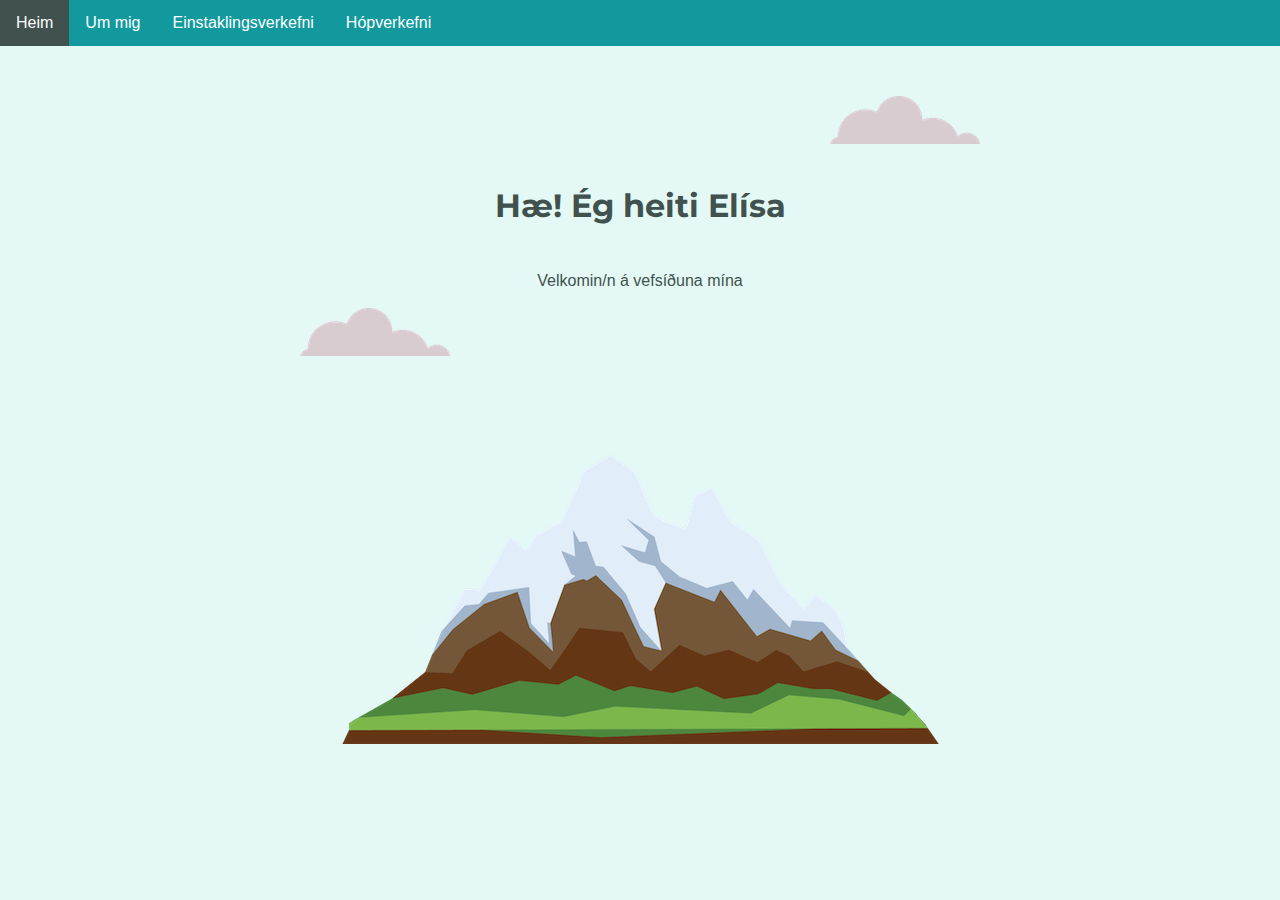
<file: index.html>
<!DOCTYPE html>
<html lang="en" dir="ltr">

<head>
  <meta charset="utf-8">
  <title>Elísa Ósk Jónsdóttir</title>
  <link rel="stylesheet" href="CSS/styles.css">
  <link rel="icon" href="favicon.ico">
  <link rel="preconnect" href="https://fonts.gstatic.com">
  <link href="https://fonts.googleapis.com/css2?family=Merriweather:wght@300&family=Montserrat&family=Sacramento&display=swap" rel="stylesheet">

</head>

<body>
  <div class="sidebar">
    <ul class="banner">
      <li><a href="index.html">Heim</a></li>
      <li><a href="about.html">Um mig</a></li>
      <li class="dropdown">
        <a href="javascript:void(0)" class="dropbtn">Einstaklingsverkefni</a>
        <div class="dropdown-content">
          <a href="V1.html">V1 - Vefsíðan mín</a>
          <a href="V2.html">V2 - Tölvustuddur skurður</a>
          <a href="V3.html">V3 - 3D prentun og skönnun</a>
          <a href="V4.html">V4 - Að fræsa eitthvað stórt</a>
          <a href="V5.html">V5 - Að fræsa og undirbúa mót</a>
        </div>
      </li>
      <li class="dropdown">
        <a href="javascript:void(0)" class="dropbtn">Hópverkefni</a>
        <div class="dropdown-content">
          <a href="H1.html">V2 - Kerf prófun fyrir tölvustuddan skurð</a>
          <a href="H2.html">V3 - Prófun fyrir 3D prentun</a>
          <a href="H4.html">V4 - Að fræsa eitthvað stórt</a>
          <a href="H5.html">V5 - Að fræsa og undirbúa mót</a>
          <a href="V6.html">V6 - Lokaverkefni</a>
        </div>
      </li>
    </ul>
  </div>

  <div class="container">
    <img class="efra-sky" src="images/cloud.png" alt="cloud-img">
    <h1>Hæ! Ég heiti Elísa</h1>
    <p>Velkomin/n á vefsíðuna mína</p>
    <img class="nedra-sky" src="images/cloud.png" alt="cloud-img">
    <img class="fjall" src="images/mountain.png" alt="mauntain-img">
  </div>

</body>

</html>
</file>
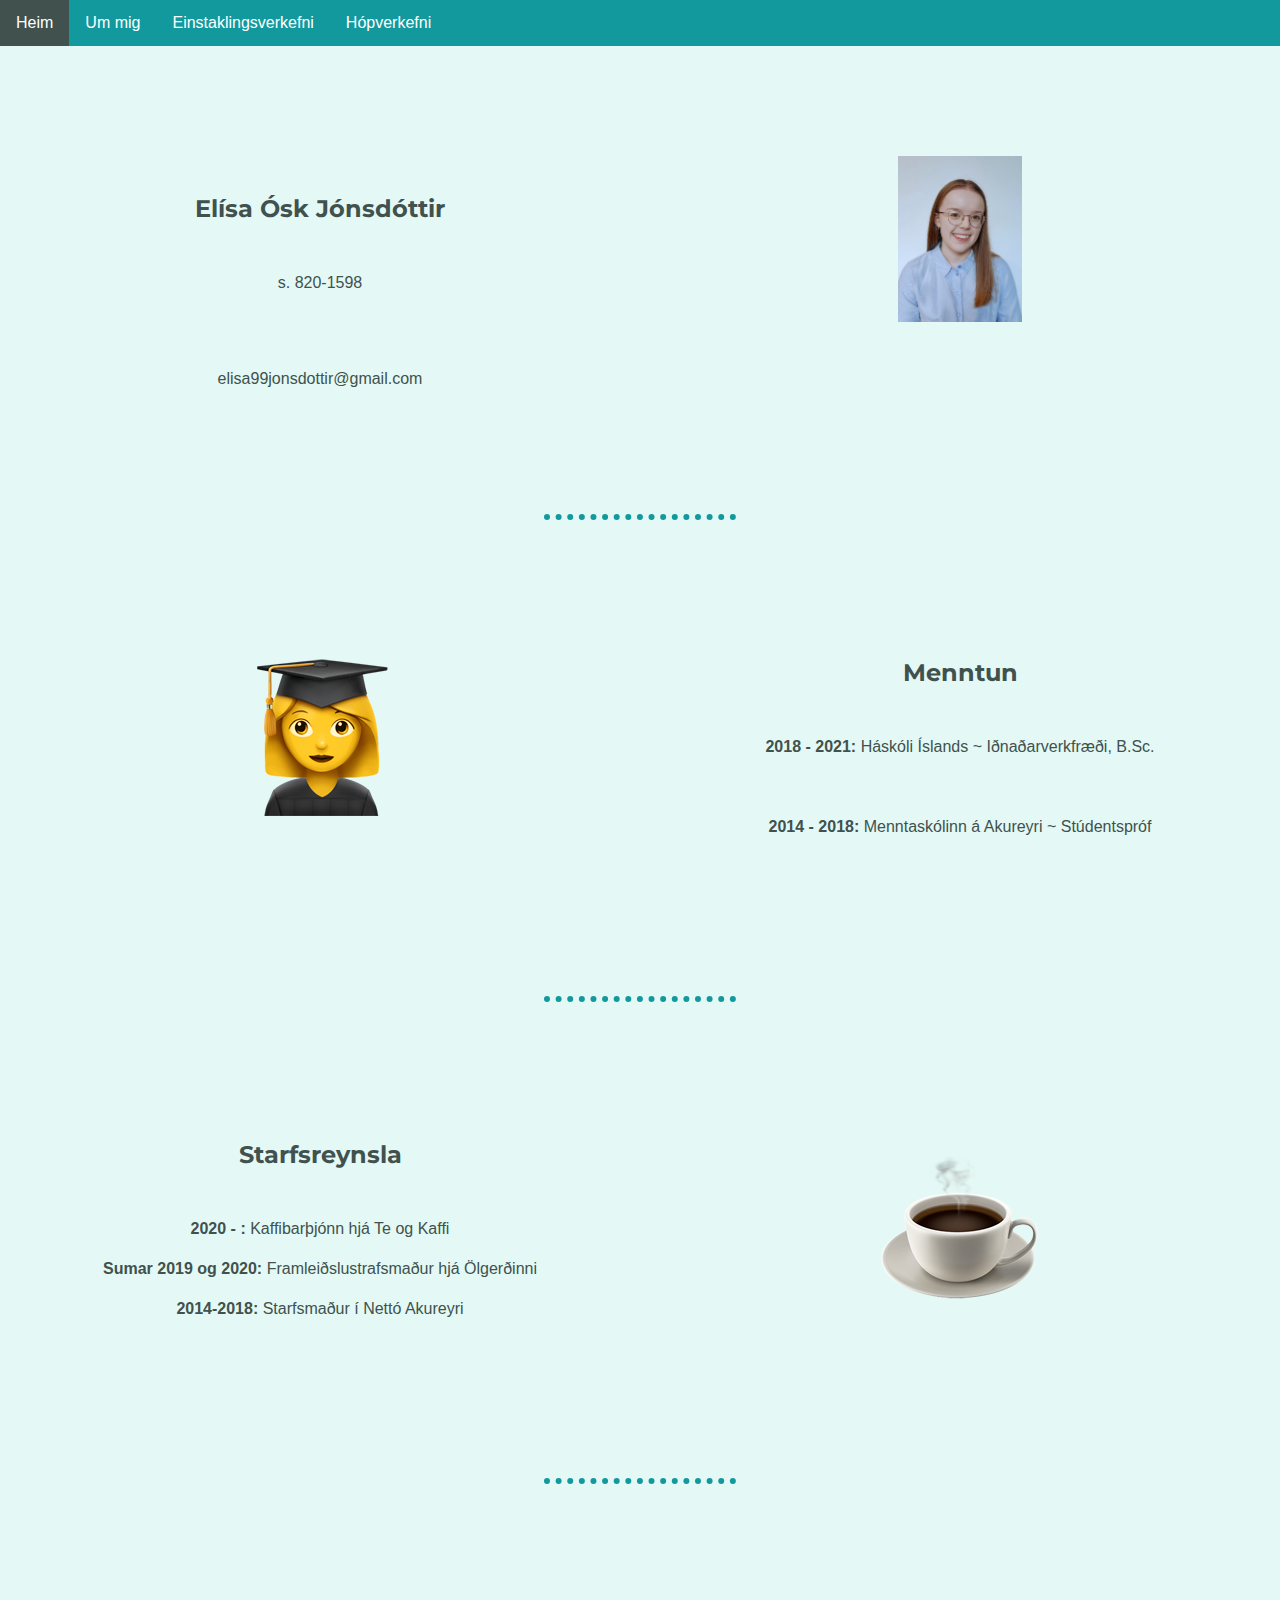
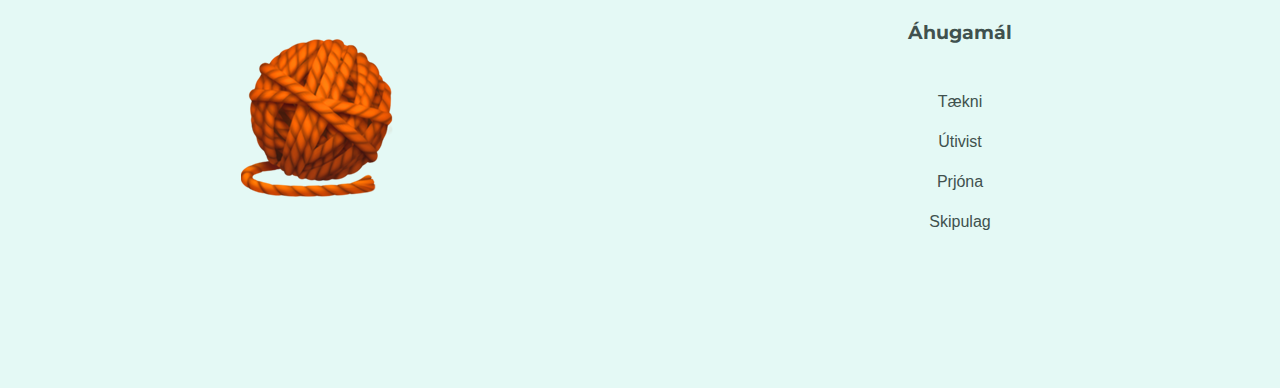
<file: about.html>
<!DOCTYPE html>
<html lang="en" dir="ltr">
  <head>
    <meta charset="utf-8">
    <title>Um mig</title>
    <link rel="stylesheet" href="CSS/styles.css">
    <link rel="icon" href="favicon.ico">
    <link rel="preconnect" href="https://fonts.gstatic.com">
    <link href="https://fonts.googleapis.com/css2?family=Merriweather:wght@300&family=Montserrat&family=Sacramento&display=swap" rel="stylesheet">

  </head>
  <body>
    <div class="sidebar">
      <ul class="banner">
        <li><a href="index.html">Heim</a></li>
        <li><a href="about.html">Um mig</a></li>
        <li class="dropdown">
          <a href="javascript:void(0)" class="dropbtn">Einstaklingsverkefni</a>
          <div class="dropdown-content">
            <a href="V1.html">V1 - Vefsíðan mín</a>
            <a href="V2.html">V2 - Tölvustuddur skurður</a>
            <a href="V3.html">V3 - 3D prentun og skönnun</a>
            <a href="V4.html">V4 - Að fræsa eitthvað stórt</a>
            <a href="V5.html">V5 - Að fræsa og undirbúa mót</a>
          </div>
        </li>
        <li class="dropdown">
          <a href="javascript:void(0)" class="dropbtn">Hópverkefni</a>
          <div class="dropdown-content">
            <a href="H1.html">V2 - Kerf prófun fyrir tölvustuddan skurð</a>
            <a href="H2.html">V3 - Prófun fyrir 3D prentun</a>
            <a href="H4.html">V4 - Að fræsa eitthvað stórt</a>
            <a href="H5.html">V5 - Að fræsa og undirbúa mót</a>
            <a href="V6.html">V6 - Lokaverkefni</a>
          </div>
        </li>
      </ul>
    </div>

    <div class="row">
      <div class="column">
        <br>
        <h2>Elísa Ósk Jónsdóttir</h2>
          <p>s. 820-1598</p>
          <p>elisa99jonsdottir@gmail.com</p>
          <br>
      </div>

      <div class="column">
        <img class="tveirnull" src="images/eg.jpg" alt="">

          <br>
      </div>
    </div>

    <hr>

    <div class="row">
      <div class="column">
        <br>
        <img src="images/books.png" alt="">
        <br>
        <br>
        <br>
      </div>

      <div class="column">
        <h2>Menntun</h2>
        <p><b>2018 - 2021:</b> Háskóli Íslands ~ Iðnaðarverkfræði, B.Sc.
          <br>
          <br>
          <b>2014 - 2018:</b> Menntaskólinn á Akureyri ~ Stúdentspróf</p>
          <br>
      </div>
    </div>

    <hr>

    <div class="row">

      <div class="column">
        <h2>Starfsreynsla</h2>
        <p>
          <b>2020 -	:</b> Kaffibarþjónn hjá Te og Kaffi
          <br>
          <b>Sumar 2019 og 2020:</b>	Framleiðslustrafsmaður hjá Ölgerðinni
          <br>
          <b>2014-2018:</b>	Starfsmaður í Nettó Akureyri
        </p>
      </div>

      <div class="column">
        <br>
        <br>
        <img src="images/coffee.png" alt="">
      </div>

    </div>

    <hr>

    <div class="row">

      <div class="column">
        <br>
        <br>
        <img src="images/yarn.png" alt="">
      </div>

      <div class="column">
        <h3>Áhugamál</h3>
        <p>Tækni <br>
          Útivist <br>
          Prjóna <br>
          Skipulag </p>
      </div>
    </div>

<br>
<br>




    </div>
  </body>
</html>
</file>
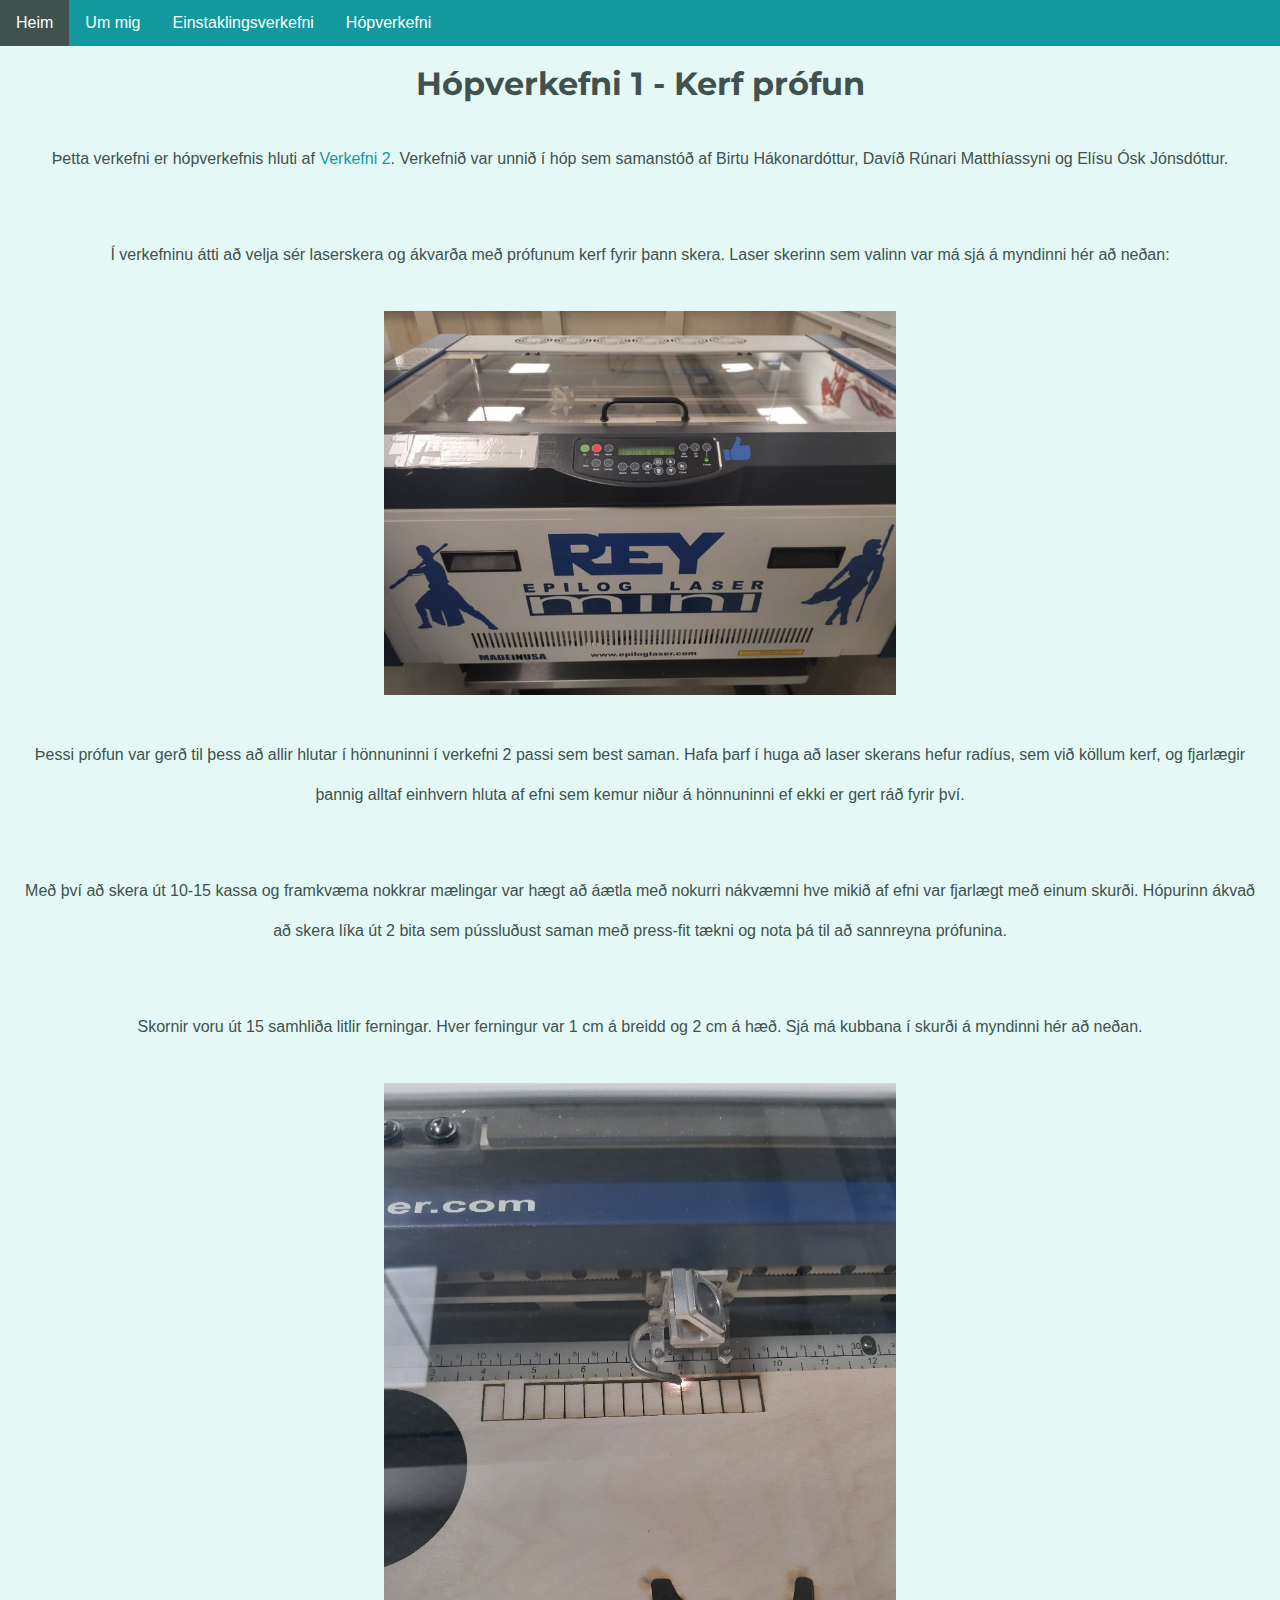
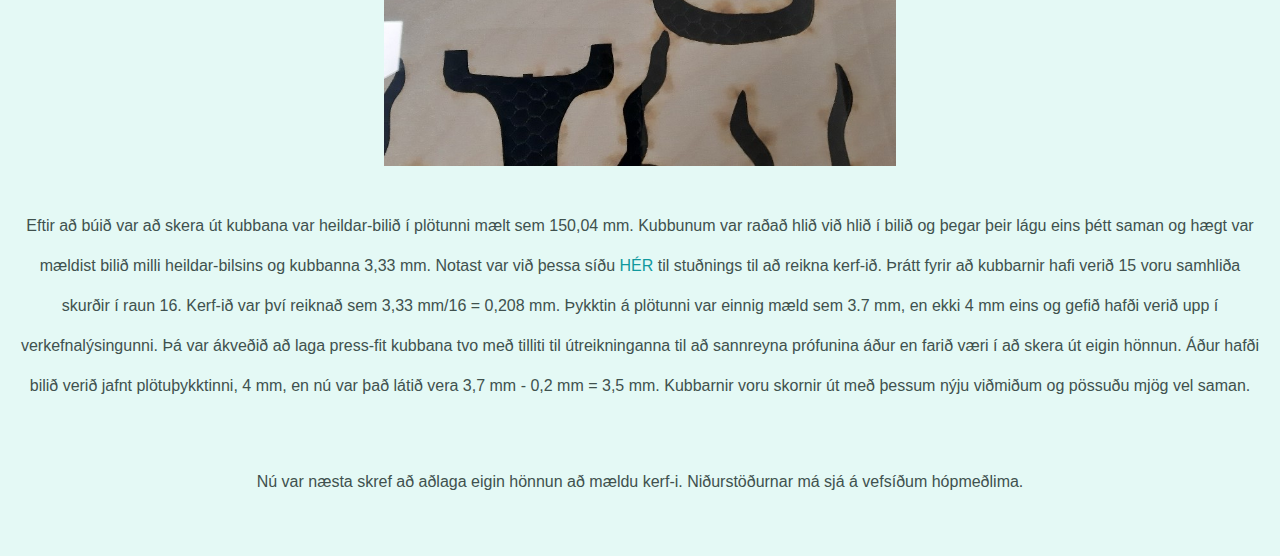
<file: H1.html>
<!DOCTYPE html>
<html lang="en" dir="ltr">

<head>
  <meta charset="utf-8">
  <title>Hópverkefni 1</title>
  <link rel="stylesheet" href="CSS/styles.css">
  <link rel="icon" href="favicon.ico">
  <link rel="preconnect" href="https://fonts.gstatic.com">
  <link href="https://fonts.googleapis.com/css2?family=Merriweather:wght@300&family=Montserrat&family=Sacramento&display=swap" rel="stylesheet">

</head>

<body>
  <div class="sidebar">
    <ul class="banner">
      <li><a href="index.html">Heim</a></li>
      <li><a href="about.html">Um mig</a></li>
      <li class="dropdown">
        <a href="javascript:void(0)" class="dropbtn">Einstaklingsverkefni</a>
        <div class="dropdown-content">
          <a href="V1.html">V1 - Vefsíðan mín</a>
          <a href="V2.html">V2 - Tölvustuddur skurður</a>
          <a href="V3.html">V3 - 3D prentun og skönnun</a>
          <a href="V4.html">V4 - Að fræsa eitthvað stórt</a>
          <a href="V5.html">V5 - Að fræsa og undirbúa mót</a>
        </div>
      </li>
      <li class="dropdown">
        <a href="javascript:void(0)" class="dropbtn">Hópverkefni</a>
        <div class="dropdown-content">
          <a href="H1.html">V2 - Kerf prófun fyrir tölvustuddan skurð</a>
          <a href="H2.html">V3 - Prófun fyrir 3D prentun</a>
          <a href="H4.html">V4 - Að fræsa eitthvað stórt</a>
          <a href="H5.html">V5 - Að fræsa og undirbúa mót</a>
          <a href="V6.html">V6 - Lokaverkefni</a>
        </div>
      </li>
    </ul>
  </div>

  <br>
  <h1>Hópverkefni 1 - Kerf prófun</h1>
  <p>Þetta verkefni er hópverkefnis hluti af <a href="V2.html">Verkefni 2</a>. Verkefnið var unnið í hóp sem samanstóð af Birtu Hákonardóttur, Davíð Rúnari Matthíassyni og Elísu Ósk Jónsdóttur.</p>
  <p>Í verkefninu átti að velja sér laserskera og ákvarða með prófunum kerf fyrir þann skera. Laser skerinn sem valinn var má sjá á myndinni hér að neðan:</p>
  <img class = "timi" src="V2-img/laser.jpg" alt="">
  <p>Þessi prófun var gerð til þess að allir hlutar í hönnuninni í verkefni 2 passi sem best saman. Hafa þarf í huga að laser skerans hefur radíus, sem við köllum kerf, og fjarlægir þannig alltaf einhvern hluta af efni sem kemur niður á hönnuninni ef ekki er gert ráð fyrir því.</p>
  <p>Með því að skera út 10-15 kassa og framkvæma nokkrar mælingar var hægt að áætla með nokurri nákvæmni hve mikið af efni var fjarlægt með einum skurði. Hópurinn ákvað að skera líka út 2 bita sem pússluðust saman með press-fit tækni og nota þá til að sannreyna prófunina.</p>
  <p>Skornir voru út 15 samhliða litlir ferningar. Hver ferningur var 1 cm á breidd og 2 cm á hæð. Sjá má kubbana í skurði á myndinni hér að neðan.</p>
  <img class = "timi" src="V2-img/kerf_skurdur.jpg" alt="">
  <p>Eftir að búið var að skera út kubbana var heildar-bilið í plötunni mælt sem 150,04 mm. Kubbunum var raðað hlið við hlið í bilið og þegar þeir lágu eins þétt saman og hægt var mældist bilið milli heildar-bilsins og kubbanna 3,33 mm. Notast var við þessa síðu <a href="https://www.instructables.com/How-to-Adjust-for-Wood-Thickness-and-Kerf-on-a-Las/?fbclid=IwAR29sYh2VgN86KwjWzicbK_PSqUhHQ21ePE6X1Wj_C7Di1E9LvUlSTFVJzQ">HÉR</a> til stuðnings til að reikna kerf-ið. Þrátt fyrir að kubbarnir hafi verið 15 voru samhliða skurðir í raun 16. Kerf-ið var því reiknað sem 3,33 mm/16 = 0,208 mm. Þykktin á plötunni var einnig mæld sem 3.7 mm, en ekki 4 mm eins og gefið hafði verið upp í verkefnalýsingunni. Þá var ákveðið að laga press-fit kubbana tvo með tilliti til útreikninganna til að sannreyna prófunina áður en farið væri í að skera út eigin hönnun. Áður hafði bilið verið jafnt plötuþykktinni, 4 mm, en nú var það látið vera 3,7 mm - 0,2 mm = 3,5 mm. Kubbarnir voru skornir út með þessum nýju viðmiðum og pössuðu mjög vel saman.</p>
  <p>Nú var næsta skref að aðlaga eigin hönnun að mældu kerf-i. Niðurstöðurnar má sjá á vefsíðum hópmeðlima.</p>

  <br>

  </body>
</html>
</file>
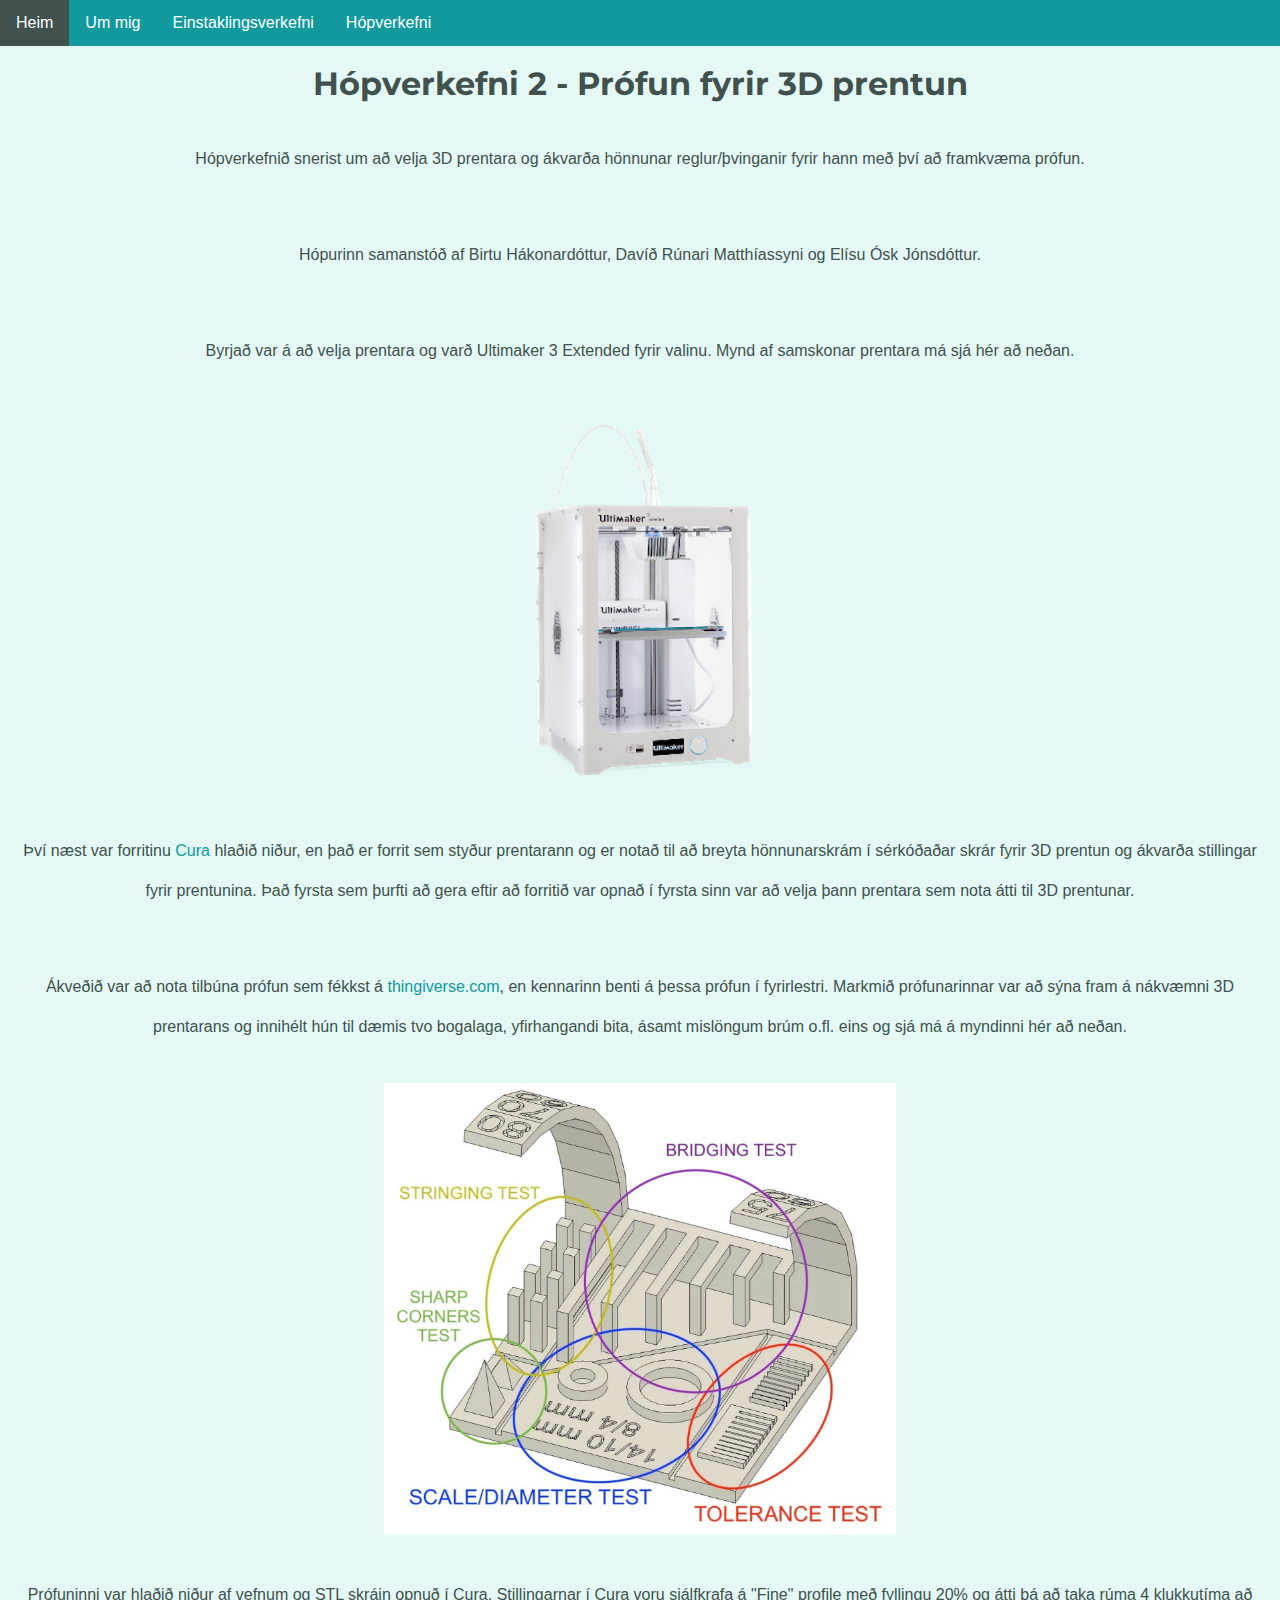
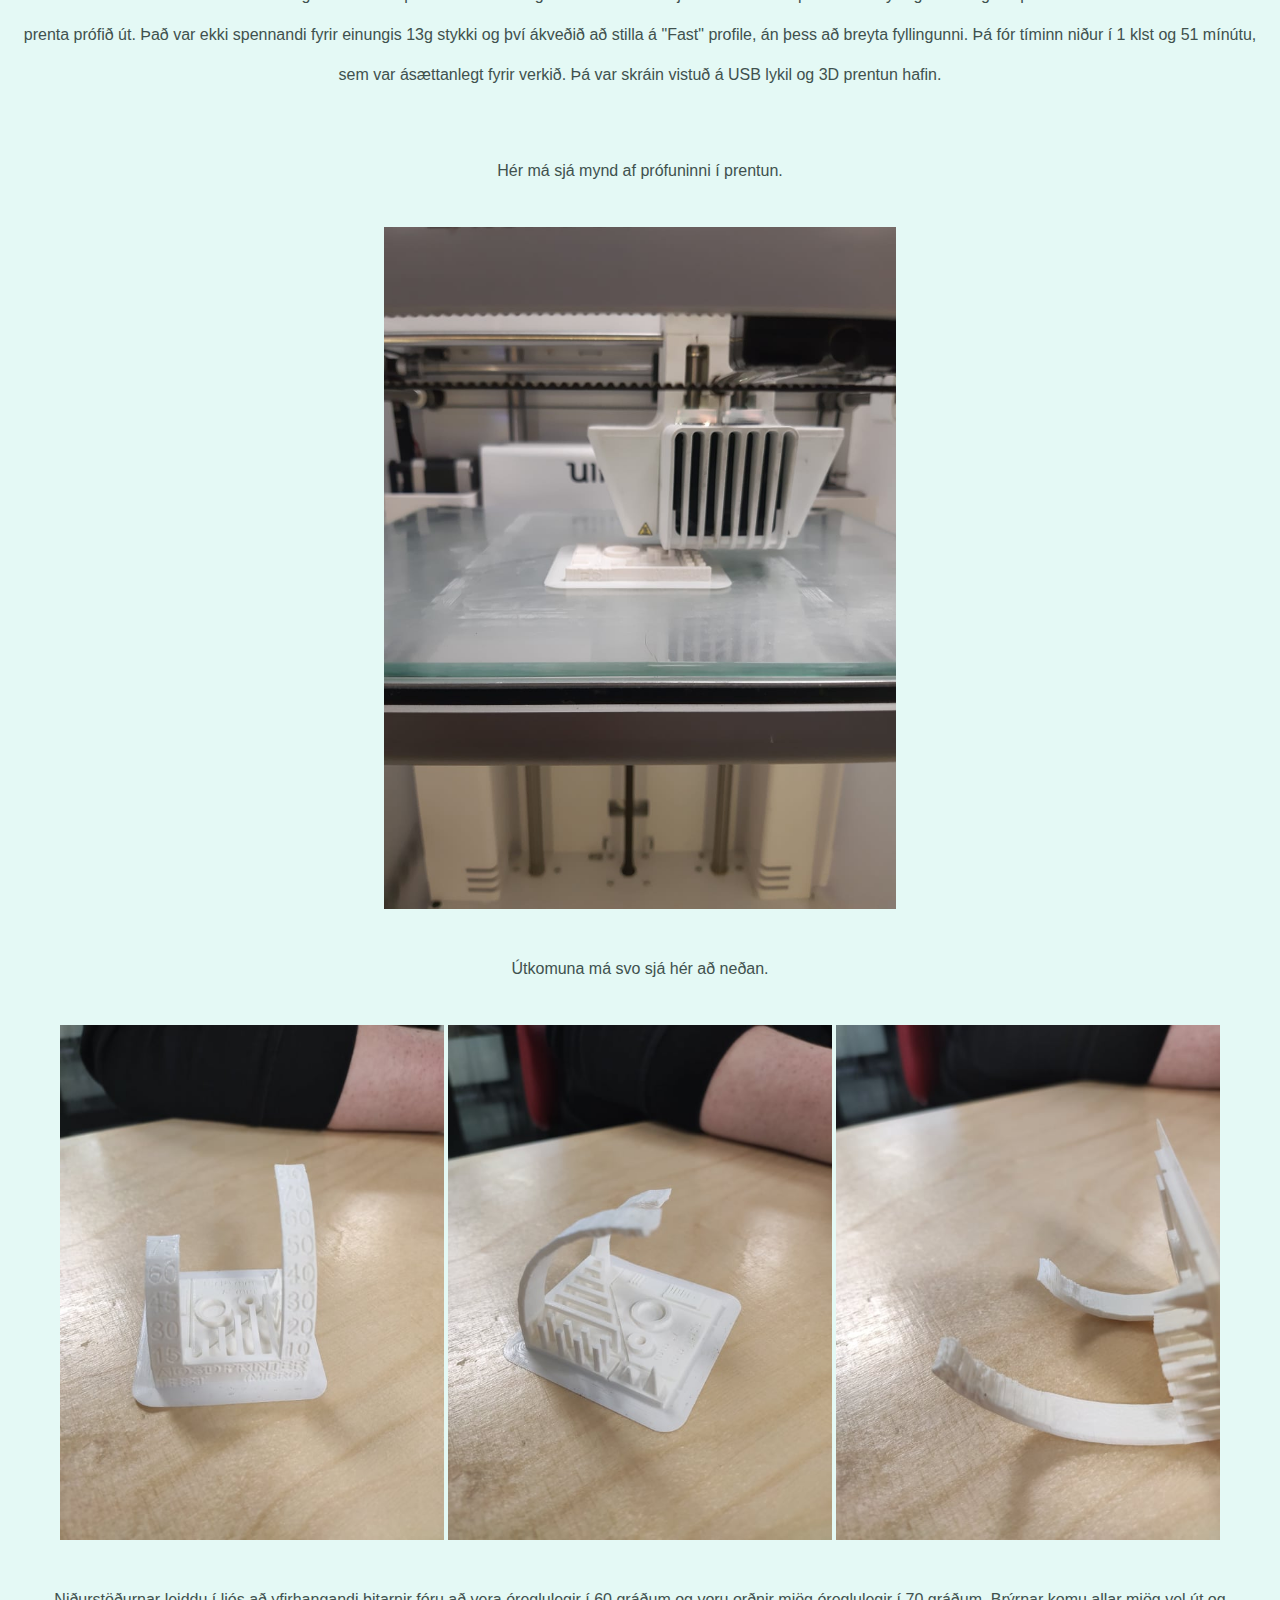
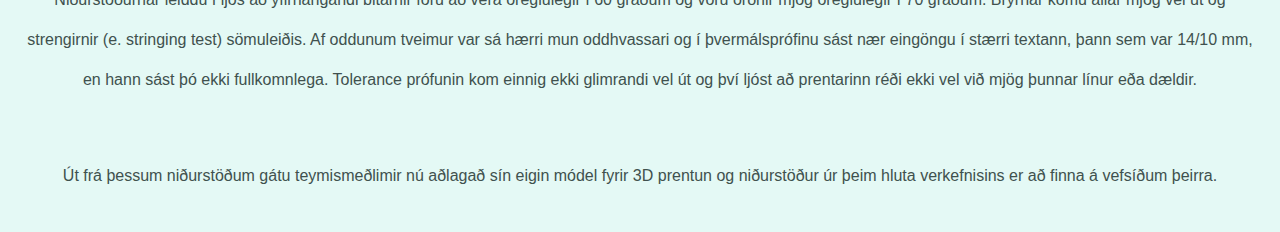
<file: H2.html>
<!DOCTYPE html>
<html lang="en" dir="ltr">

<head>
  <meta charset="utf-8">
  <title>Hópverkefni 2</title>
  <link rel="stylesheet" href="CSS/styles.css">
  <link rel="icon" href="favicon.ico">
  <link rel="preconnect" href="https://fonts.gstatic.com">
  <link href="https://fonts.googleapis.com/css2?family=Merriweather:wght@300&family=Montserrat&family=Sacramento&display=swap" rel="stylesheet">

</head>

<body>
  <div class="sidebar">
    <ul class="banner">
      <li><a href="index.html">Heim</a></li>
      <li><a href="about.html">Um mig</a></li>
      <li class="dropdown">
        <a href="javascript:void(0)" class="dropbtn">Einstaklingsverkefni</a>
        <div class="dropdown-content">
          <a href="V1.html">V1 - Vefsíðan mín</a>
          <a href="V2.html">V2 - Tölvustuddur skurður</a>
          <a href="V3.html">V3 - 3D prentun og skönnun</a>
          <a href="V4.html">V4 - Að fræsa eitthvað stórt</a>
          <a href="V5.html">V5 - Að fræsa og undirbúa mót</a>
        </div>
      </li>
      <li class="dropdown">
        <a href="javascript:void(0)" class="dropbtn">Hópverkefni</a>
        <div class="dropdown-content">
          <a href="H1.html">V2 - Kerf prófun fyrir tölvustuddan skurð</a>
          <a href="H2.html">V3 - Prófun fyrir 3D prentun</a>
          <a href="H4.html">V4 - Að fræsa eitthvað stórt</a>
          <a href="H5.html">V5 - Að fræsa og undirbúa mót</a>
          <a href="V6.html">V6 - Lokaverkefni</a>
        </div>
      </li>
    </ul>
  </div>
<br>
<h1>Hópverkefni 2 - Prófun fyrir 3D prentun</h1>
<p>Hópverkefnið snerist um að velja 3D prentara og ákvarða hönnunar reglur/þvinganir fyrir hann með því að framkvæma prófun. </p>
<p>Hópurinn samanstóð af Birtu Hákonardóttur, Davíð Rúnari Matthíassyni og Elísu Ósk Jónsdóttur.</p>
<p>Byrjað var á að velja prentara og varð Ultimaker 3 Extended fyrir valinu. Mynd af samskonar prentara má sjá hér að neðan.</p>
<img class = "timi" src="V3-img/unnamed.png" alt="">
<p>Því næst var forritinu <a href="https://ultimaker.com/software/ultimaker-cura">Cura</a> hlaðið niður, en það er forrit sem styður prentarann og er notað til að breyta hönnunarskrám í sérkóðaðar skrár fyrir 3D prentun og ákvarða stillingar fyrir prentunina. Það fyrsta sem þurfti að gera eftir að forritið var opnað í fyrsta sinn var að velja þann prentara sem nota átti til 3D prentunar.</p>
<p>Ákveðið var að nota tilbúna prófun sem fékkst á <a href="https://www.thingiverse.com/thing:2975429">thingiverse.com</a>, en kennarinn benti á þessa prófun í fyrirlestri. Markmið prófunarinnar var að sýna fram á nákvæmni 3D prentarans og innihélt hún til dæmis tvo bogalaga, yfirhangandi bita, ásamt mislöngum brúm o.fl. eins og sjá má á myndinni hér að neðan.</p>
<img class = "timi" src="V3-img/profun.png" alt="">
<p>Prófuninni var hlaðið niður af vefnum og STL skráin opnuð í Cura. Stillingarnar í Cura voru sjálfkrafa á "Fine" profile með fyllingu 20% og átti þá að taka rúma 4 klukkutíma að prenta prófið út. Það var ekki spennandi fyrir einungis 13g stykki og því ákveðið að stilla á "Fast" profile, án þess að breyta fyllingunni. Þá fór tíminn niður í 1 klst og 51 mínútu, sem var ásættanlegt fyrir verkið. Þá var skráin vistuð á USB lykil og 3D prentun hafin.</p>
<p>Hér má sjá mynd af prófuninni í prentun.</p>
<img class = "timi" src="V3-img/i_prentun.jpg" alt="">
<p>Útkomuna má svo sjá hér að neðan.</p>
<img class = "profun" src="V3-img/pr_framan.jpg" alt="">
<img class = "profun" src="V3-img/pr_aftan.jpg" alt="">
<img class = "profun" src="V3-img/pr_undir.jpg" alt="">
<p>Niðurstöðurnar leiddu í ljós að yfirhangandi bitarnir fóru að vera óreglulegir í 60 gráðum og voru orðnir mjög óreglulegir í 70 gráðum. Brýrnar komu allar mjög vel út og strengirnir (e. stringing test) sömuleiðis. Af oddunum tveimur var sá hærri mun oddhvassari og í þvermálsprófinu sást nær eingöngu í stærri textann, þann sem var 14/10 mm, en hann sást þó ekki fullkomnlega. Tolerance prófunin kom einnig ekki glimrandi vel út og því ljóst að prentarinn réði ekki vel við mjög þunnar línur eða dældir.</p>
<p>Út frá þessum niðurstöðum gátu teymismeðlimir nú aðlagað sín eigin módel fyrir 3D prentun og niðurstöður úr þeim hluta verkefnisins er að finna á vefsíðum þeirra.</p>

</body>
</html>
</file>
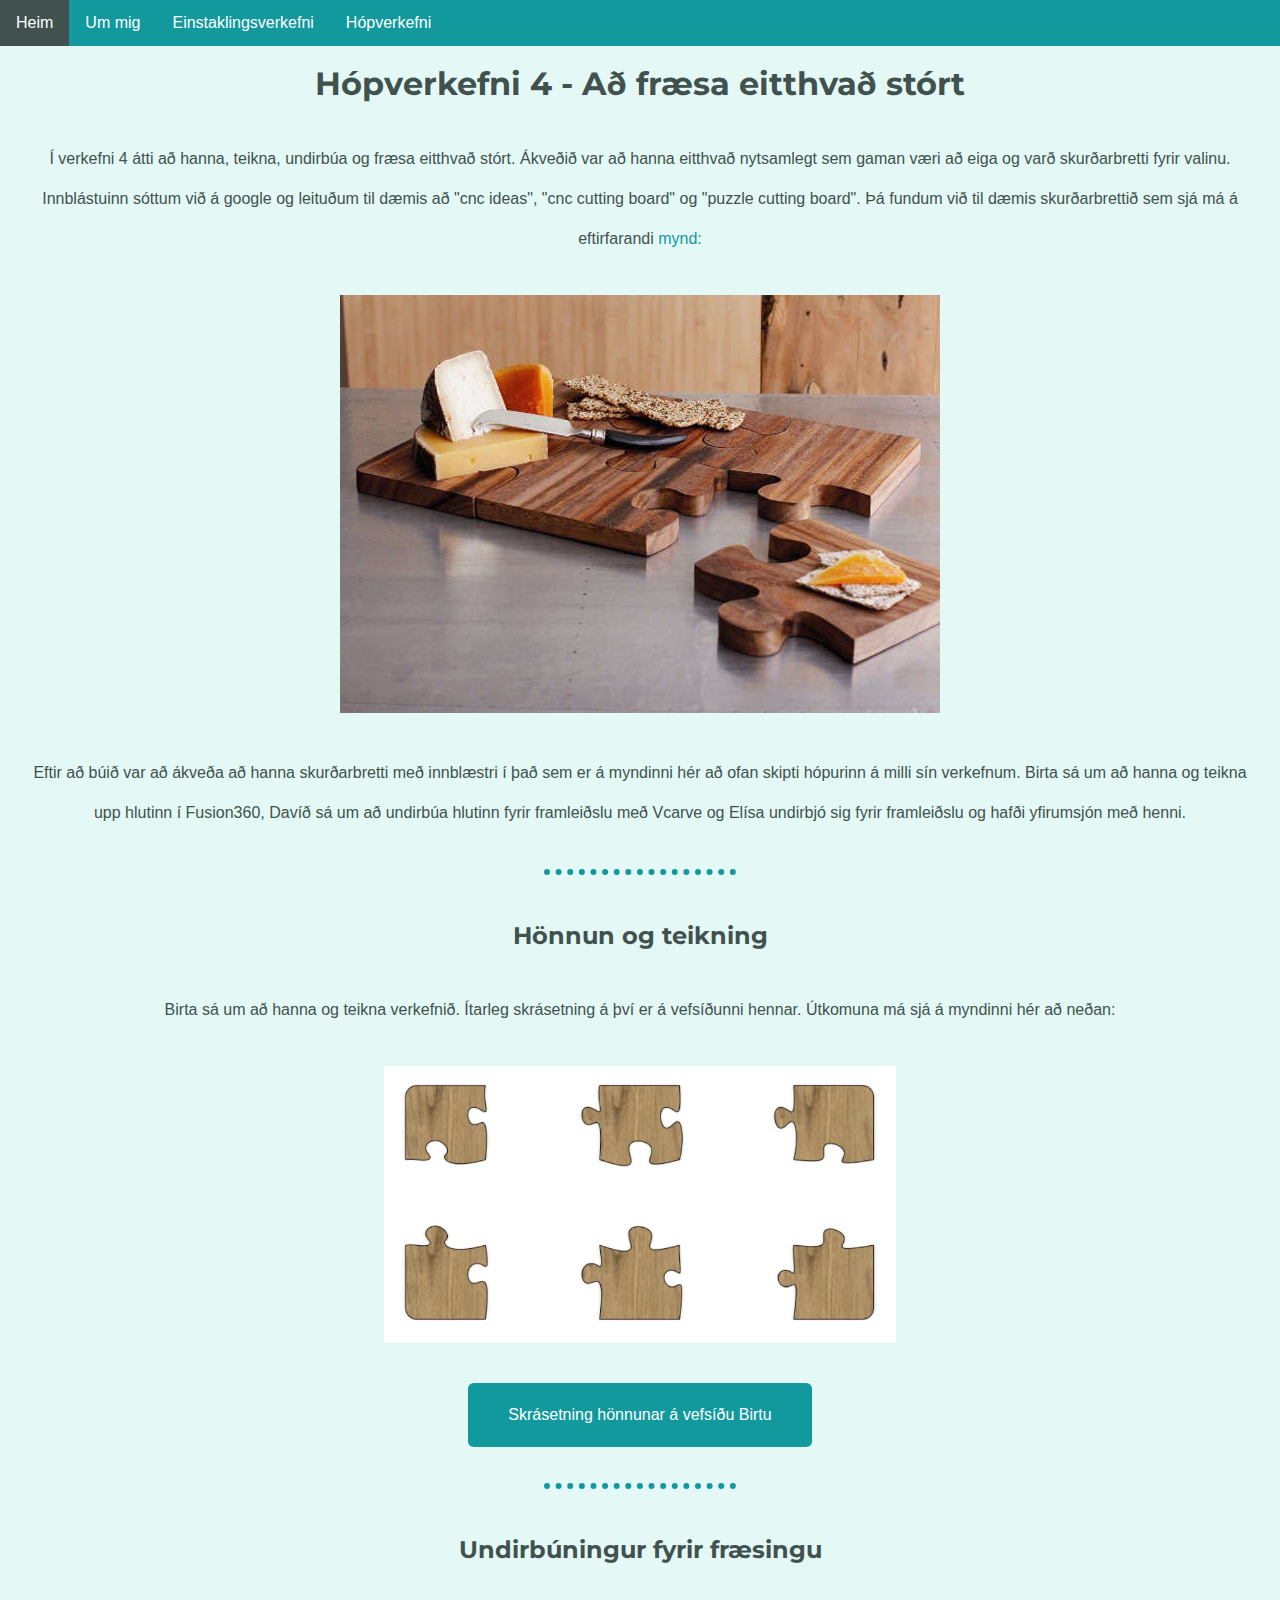
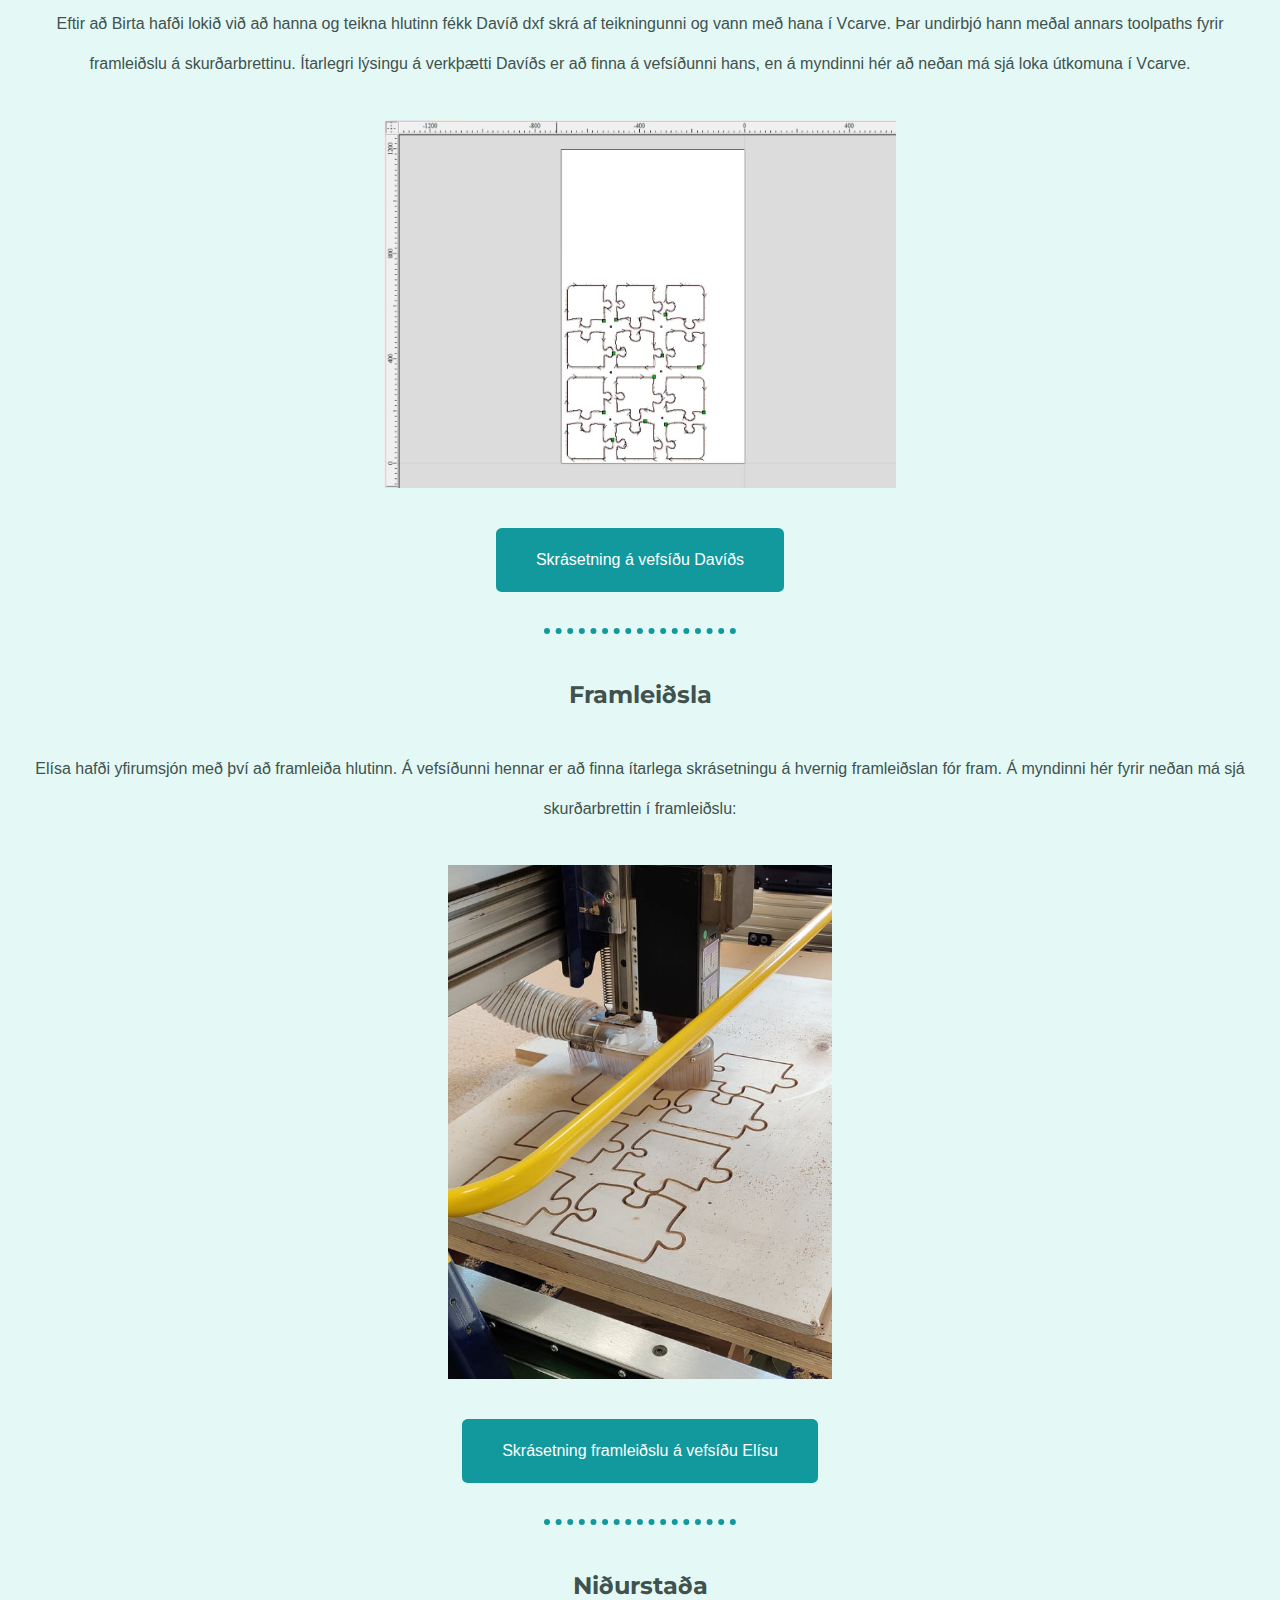
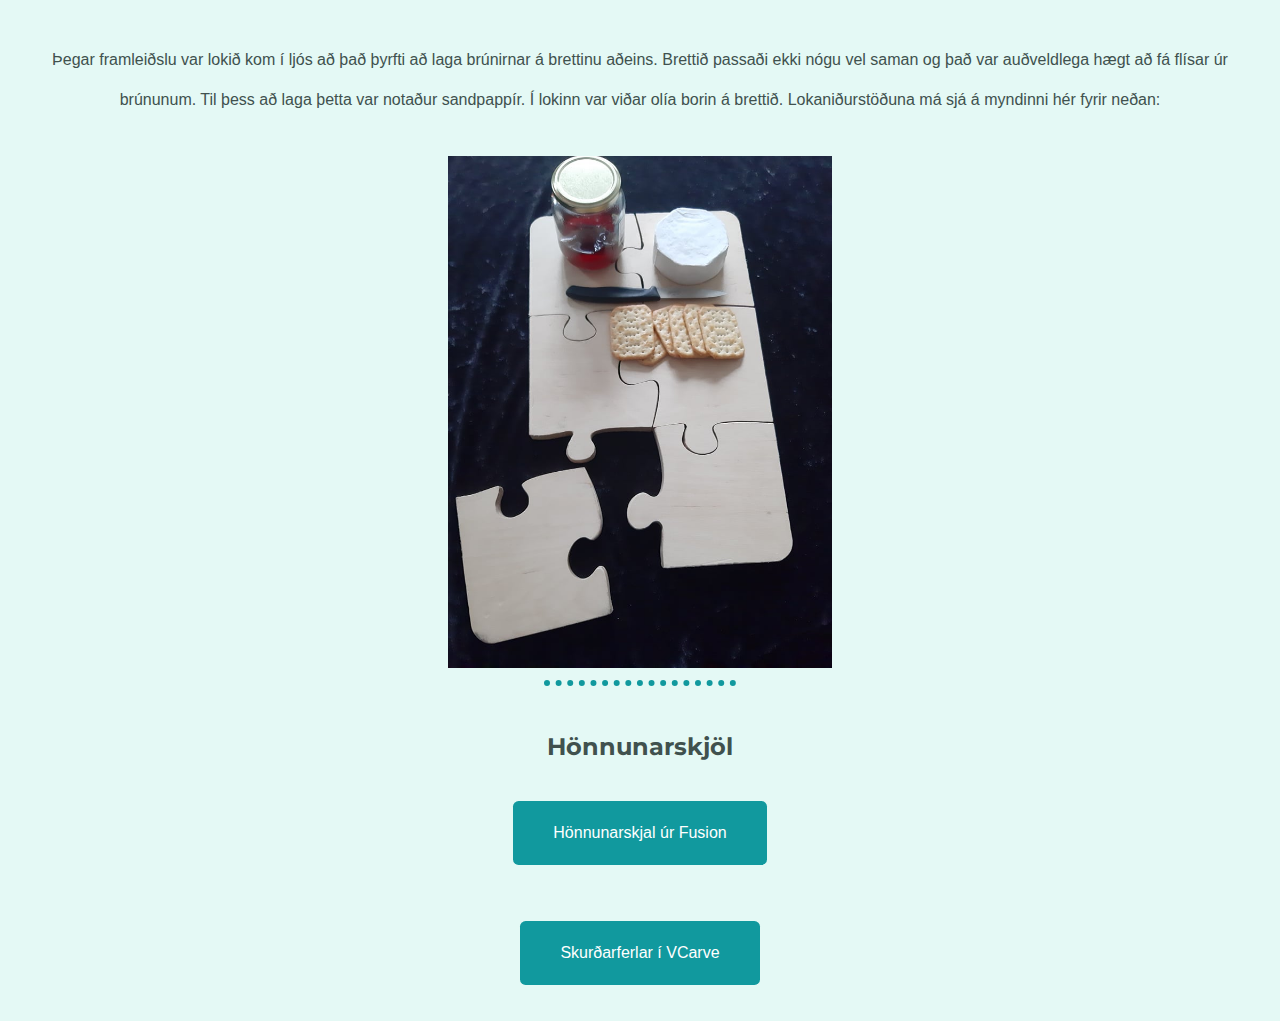
<file: H4.html>
<!DOCTYPE html>
<html lang="en" dir="ltr">

<head>
  <meta charset="utf-8">
  <title>Hópverkefni 4</title>
  <link rel="stylesheet" href="CSS/styles.css">
  <link rel="icon" href="favicon.ico">
  <link rel="preconnect" href="https://fonts.gstatic.com">
  <link href="https://fonts.googleapis.com/css2?family=Merriweather:wght@300&family=Montserrat&family=Sacramento&display=swap" rel="stylesheet">

</head>

<body>
  <div class="sidebar">
    <ul class="banner">
      <li><a href="index.html">Heim</a></li>
      <li><a href="about.html">Um mig</a></li>
      <li class="dropdown">
        <a href="javascript:void(0)" class="dropbtn">Einstaklingsverkefni</a>
        <div class="dropdown-content">
          <a href="V1.html">V1 - Vefsíðan mín</a>
          <a href="V2.html">V2 - Tölvustuddur skurður</a>
          <a href="V3.html">V3 - 3D prentun og skönnun</a>
          <a href="V4.html">V4 - Að fræsa eitthvað stórt</a>
          <a href="V5.html">V5 - Að fræsa og undirbúa mót</a>
        </div>
      </li>
      <li class="dropdown">
        <a href="javascript:void(0)" class="dropbtn">Hópverkefni</a>
        <div class="dropdown-content">
          <a href="H1.html">V2 - Kerf prófun fyrir tölvustuddan skurð</a>
          <a href="H2.html">V3 - Prófun fyrir 3D prentun</a>
          <a href="H4.html">V4 - Að fræsa eitthvað stórt</a>
          <a href="H5.html">V5 - Að fræsa og undirbúa mót</a>
          <a href="V6.html">V6 - Lokaverkefni</a>
        </div>
      </li>
    </ul>
  </div>

  <br>
  <h1>Hópverkefni 4 - Að fræsa eitthvað stórt</h1>
  <p>Í verkefni 4 átti að hanna, teikna, undirbúa og fræsa eitthvað stórt. Ákveðið var að hanna eitthvað nytsamlegt sem gaman væri að eiga og varð skurðarbretti fyrir valinu. Innblástuinn sóttum við á google og leituðum til dæmis að "cnc ideas", "cnc cutting board" og "puzzle cutting board". Þá fundum við til dæmis skurðarbrettið sem sjá má á eftirfarandi <a href="https://www.gardenandtable.net/puzzle-board-server-cutting-board/">mynd:</a></p>
  <img src="H4-img/bretti.jpeg" alt="">
  <p>Eftir að búið var að ákveða að hanna skurðarbretti með innblæstri í það sem er á myndinni hér að ofan skipti hópurinn á milli sín verkefnum. Birta sá um að hanna og teikna upp hlutinn í Fusion360, Davíð sá um að undirbúa hlutinn fyrir framleiðslu með Vcarve og Elísa undirbjó sig fyrir framleiðslu og hafði yfirumsjón með henni.</p>
  <hr>
  <br>
  <h2>Hönnun og teikning</h2>
  <p>Birta sá um að hanna og teikna verkefnið. Ítarleg skrásetning á því er á vefsíðunni hennar. Útkomuna má sjá á myndinni hér að neðan:</p>
  <img class="timi" src="H4-img/v4_puzzle_pieces.jpg" alt="">
  <p><a href="https://birtah.github.io/Website-VEL403G/EV4.html" class="button">Skrásetning hönnunar á vefsíðu Birtu</a></p>
  <hr>
  <br>
  <h2>Undirbúningur fyrir fræsingu</h2>
  <p>Eftir að Birta hafði lokið við að hanna og teikna hlutinn fékk Davíð dxf skrá af teikningunni og vann með hana í Vcarve. Þar undirbjó hann meðal annars toolpaths fyrir framleiðslu á skurðarbrettinu. Ítarlegri lýsingu á verkþætti Davíðs er að finna á vefsíðunni hans, en á myndinni hér að neðan má sjá loka útkomuna í Vcarve. </p>
  <img class="timi" src="H4-img/david.jpg" alt="">
  <p><a href="https://davidrunar.github.io/vefsidanmin/verkefni4.html" class="button">Skrásetning á vefsíðu Davíðs</a></p>
  <hr>
  <br>
  <h2>Framleiðsla</h2>
  <p>Elísa hafði yfirumsjón með því að framleiða hlutinn. Á vefsíðunni hennar er að finna ítarlega skrásetningu á hvernig framleiðslan fór fram. Á myndinni hér fyrir neðan má sjá skurðarbrettin í framleiðslu:</p>
  <img class="profun" src="H4-img/framl.jpg" alt="">
  <p><a href="https://elisaosk.github.io/VefsidanMin/V4.html" class="button">Skrásetning framleiðslu á vefsíðu Elísu</a></p>
  <hr>
  <br>
  <h2>Niðurstaða</h2>
  <p>Þegar framleiðslu var lokið kom í ljós að það þyrfti að laga brúnirnar á brettinu aðeins. Brettið passaði ekki nógu vel saman og það var auðveldlega hægt að fá flísar úr brúnunum. Til þess að laga þetta var notaður sandpappír. Í lokinn var viðar olía borin á brettið. Lokaniðurstöðuna má sjá á myndinni hér fyrir neðan:</p>
  <img class="profun" src="H4-img/nidurstada.jpg" alt="">
  <hr>
  <br>
  <h2>Hönnunarskjöl</h2>
  <p><a href="V4-vinnuskrar/Púslu bretti v2.f3d" class="button">Hönnunarskjal úr Fusion</a></p>
  <p><a href="V4-vinnuskrar/skurdarbretti.crv" class="button">Skurðarferlar í VCarve</a></p>
</body>
</html>
</file>
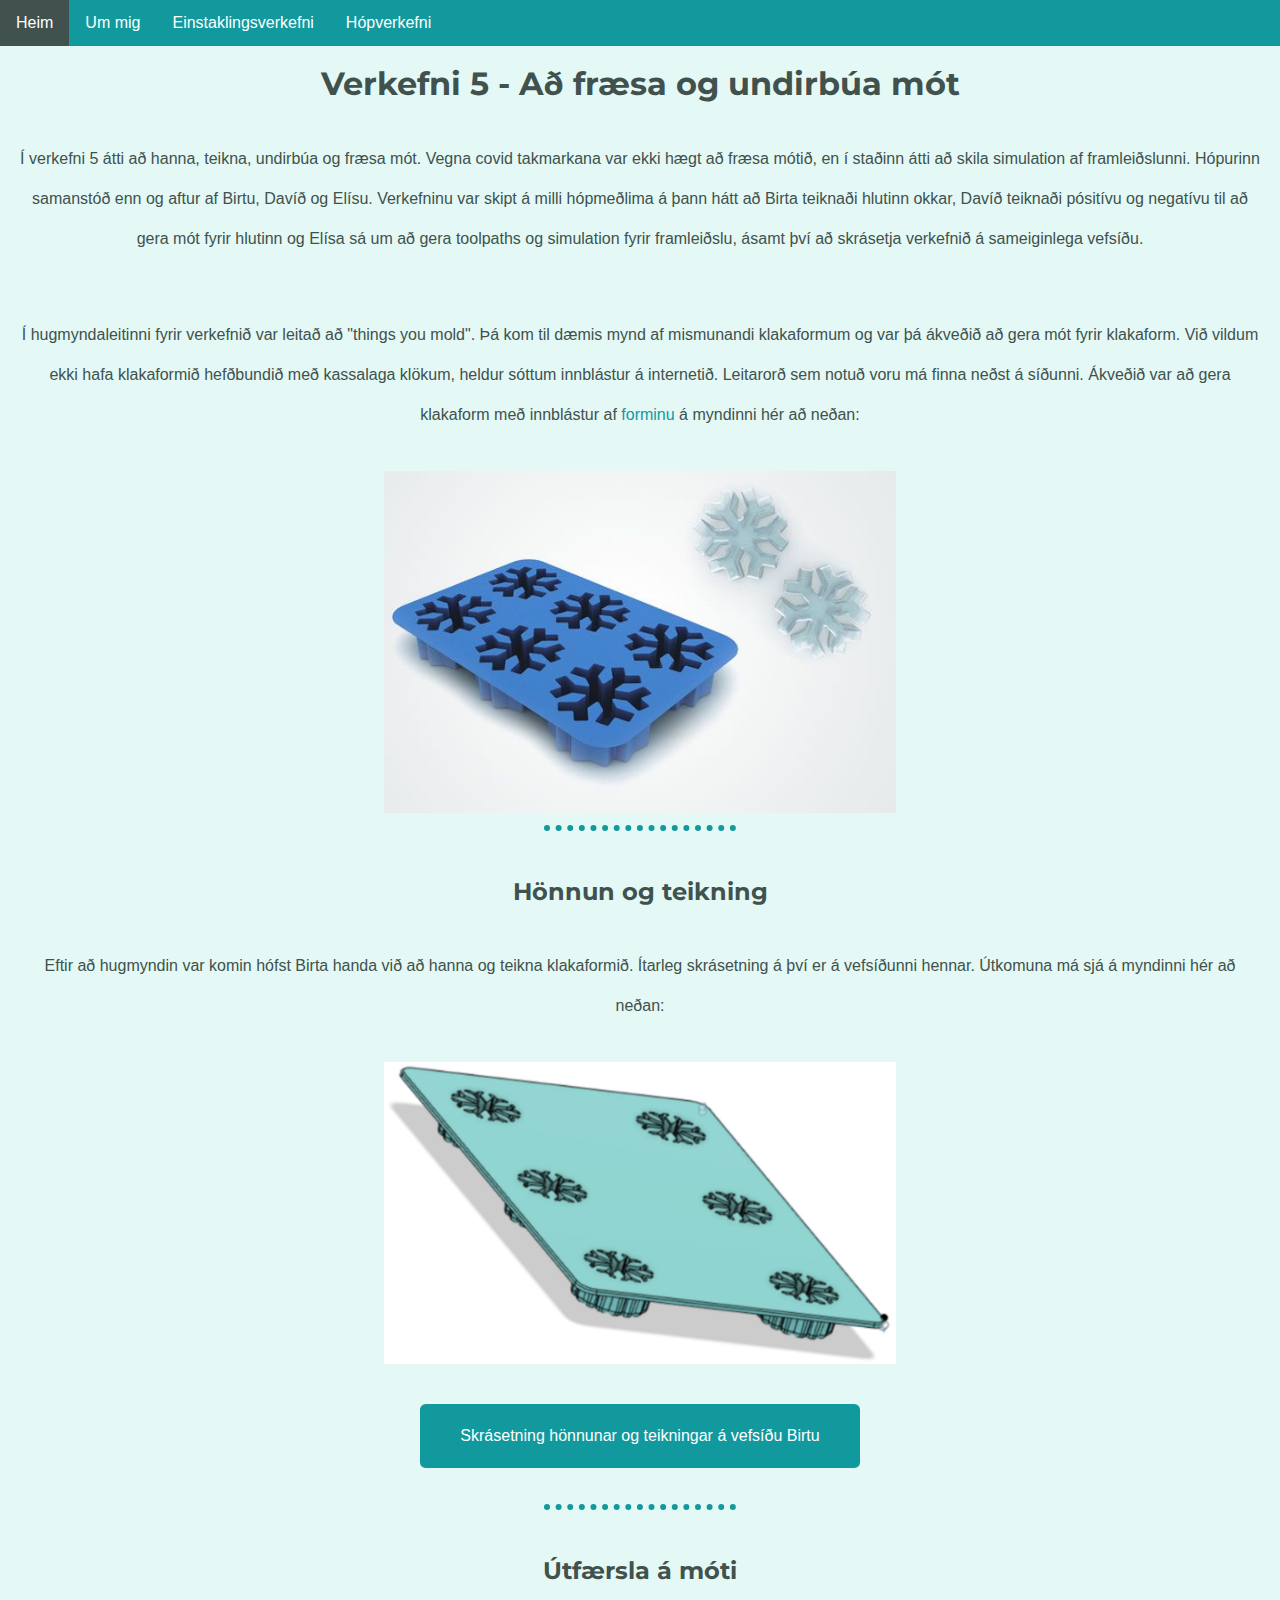
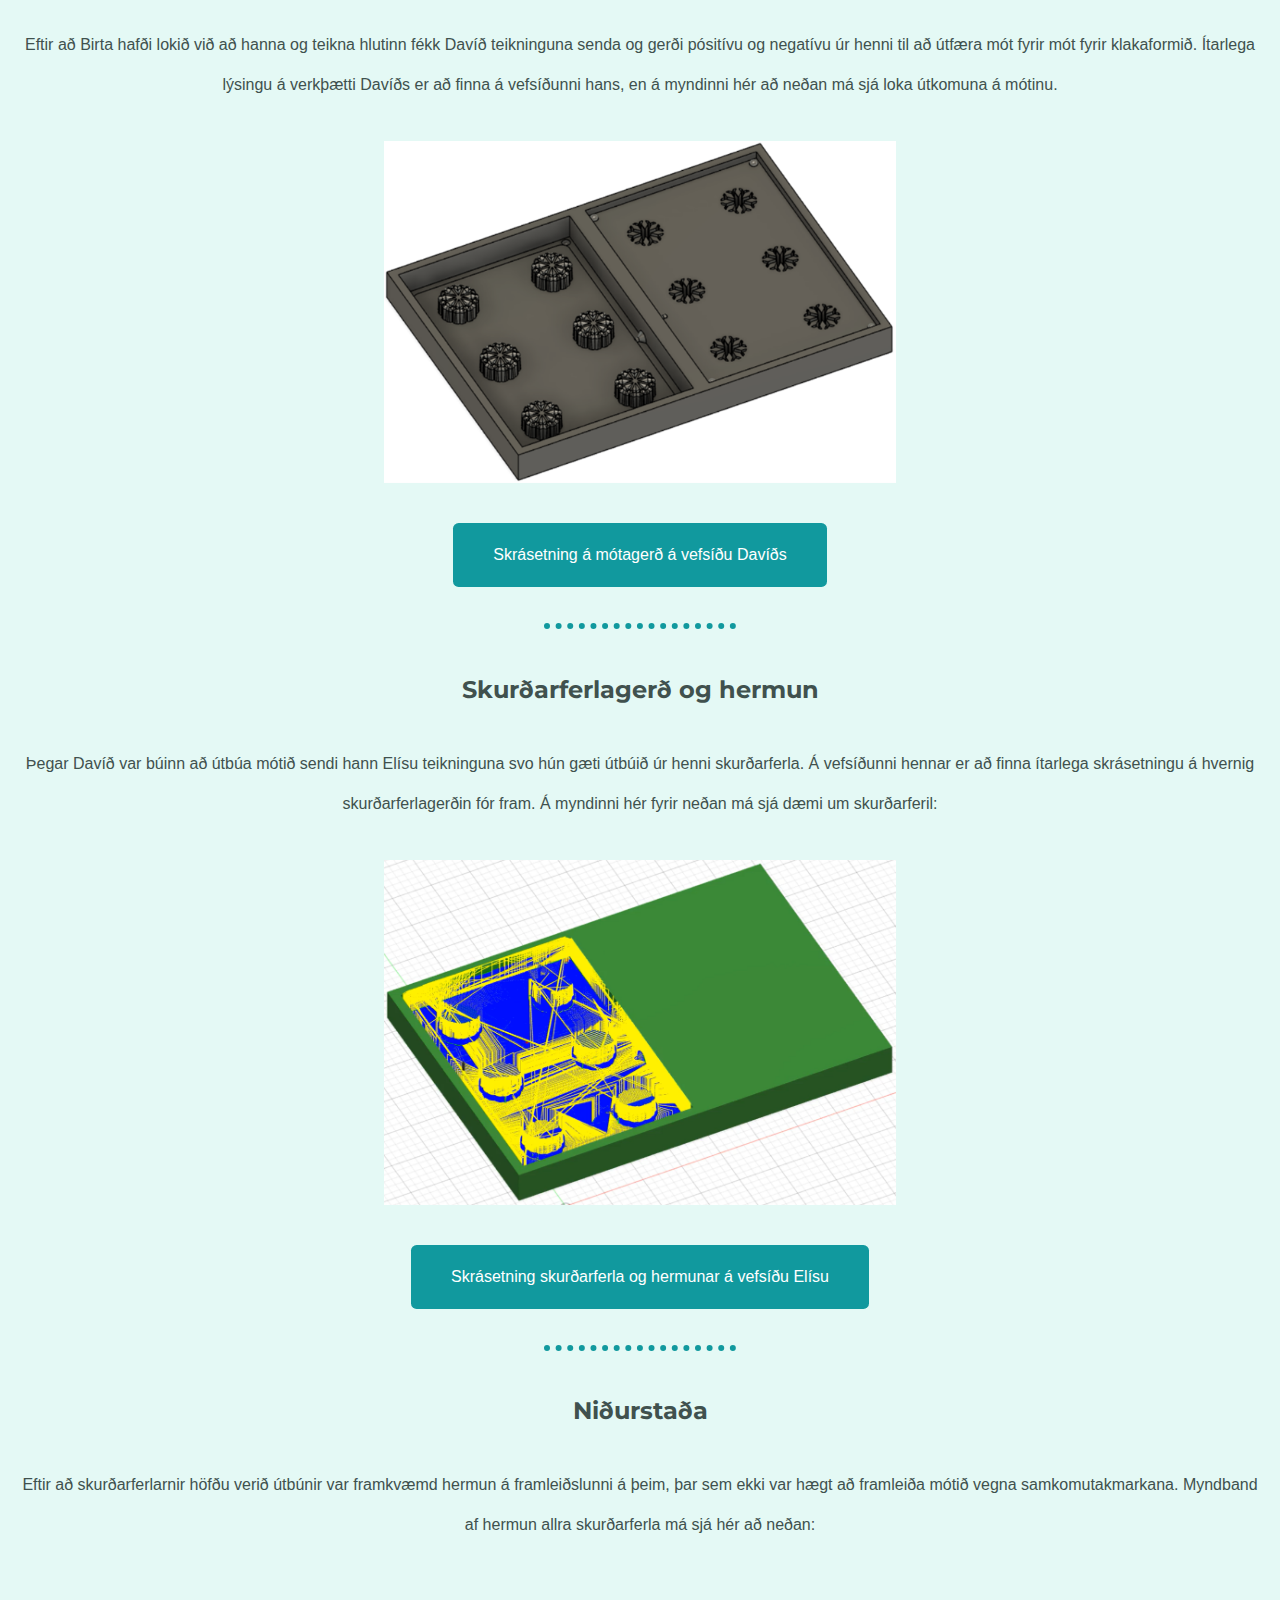
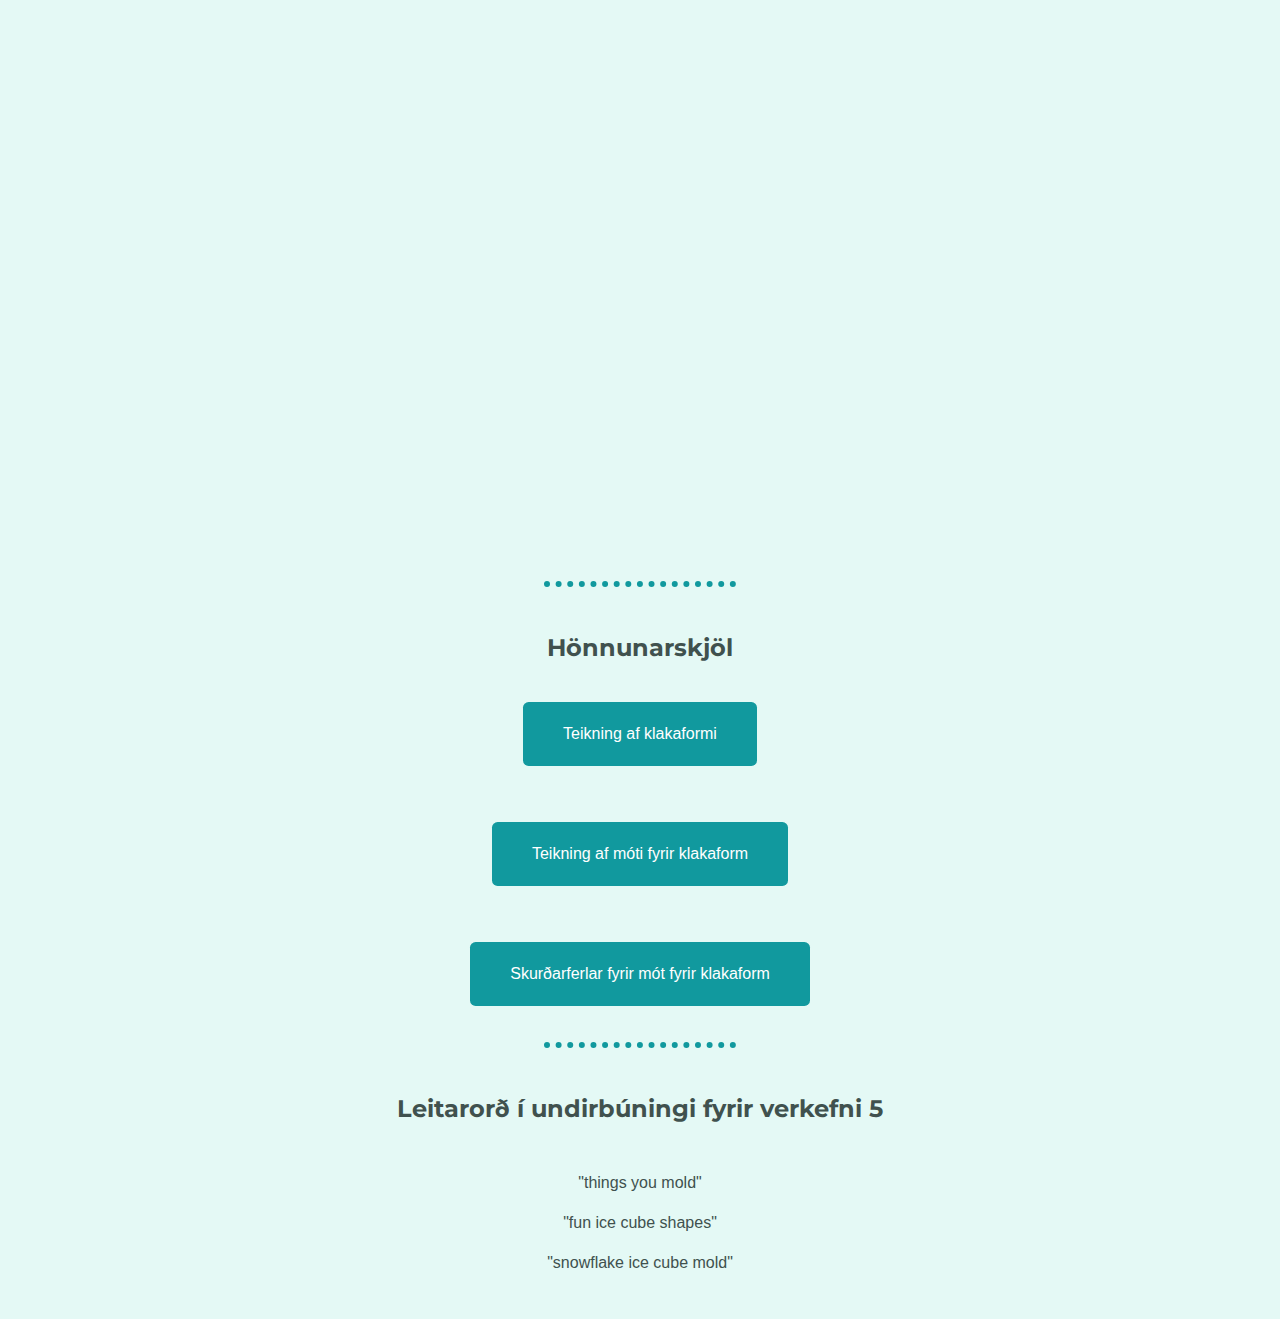
<file: H5.html>
<!DOCTYPE html>
<html lang="en" dir="ltr">

<head>
  <meta charset="utf-8">
  <title>Hópverkefni 5</title>
  <link rel="stylesheet" href="CSS/styles.css">
  <link rel="icon" href="favicon.ico">
  <link rel="preconnect" href="https://fonts.gstatic.com">
  <link href="https://fonts.googleapis.com/css2?family=Merriweather:wght@300&family=Montserrat&family=Sacramento&display=swap" rel="stylesheet">

</head>

<body>
  <div class="sidebar">
    <ul class="banner">
      <li><a href="index.html">Heim</a></li>
      <li><a href="about.html">Um mig</a></li>
      <li class="dropdown">
        <a href="javascript:void(0)" class="dropbtn">Einstaklingsverkefni</a>
        <div class="dropdown-content">
          <a href="V1.html">V1 - Vefsíðan mín</a>
          <a href="V2.html">V2 - Tölvustuddur skurður</a>
          <a href="V3.html">V3 - 3D prentun og skönnun</a>
          <a href="V4.html">V4 - Að fræsa eitthvað stórt</a>
          <a href="V5.html">V5 - Að fræsa og undirbúa mót</a>
        </div>
      </li>
      <li class="dropdown">
        <a href="javascript:void(0)" class="dropbtn">Hópverkefni</a>
        <div class="dropdown-content">
          <a href="H1.html">V2 - Kerf prófun fyrir tölvustuddan skurð</a>
          <a href="H2.html">V3 - Prófun fyrir 3D prentun</a>
          <a href="H4.html">V4 - Að fræsa eitthvað stórt</a>
          <a href="H5.html">V5 - Að fræsa og undirbúa mót</a>
          <a href="V6.html">V6 - Lokaverkefni</a>
        </div>
      </li>
    </ul>
  </div>

  <br>
  <h1>Verkefni 5 - Að fræsa og undirbúa mót</h1>
  <p>Í verkefni 5 átti að hanna, teikna, undirbúa og fræsa mót. Vegna covid takmarkana var ekki hægt að fræsa mótið, en í staðinn átti að skila simulation af framleiðslunni. Hópurinn samanstóð enn og aftur af Birtu, Davíð og Elísu. Verkefninu var skipt á milli hópmeðlima á þann hátt að Birta teiknaði hlutinn okkar, Davíð teiknaði pósitívu og negatívu til að gera mót fyrir hlutinn og Elísa sá um að gera toolpaths og simulation fyrir framleiðslu, ásamt því að skrásetja verkefnið á sameiginlega vefsíðu.</p>
  <p>Í hugmyndaleitinni fyrir verkefnið var leitað að "things you mold". Þá kom til dæmis mynd af mismunandi klakaformum og var þá ákveðið að gera mót fyrir klakaform. Við vildum ekki hafa klakaformið hefðbundið með kassalaga klökum, heldur sóttum innblástur á internetið. Leitarorð sem notuð voru má finna neðst á síðunni. Ákveðið var að gera klakaform með innblástur af <a href="https://www.google.com/search?q=snowflake+ice+cube+molds&sxsrf=ALeKk003mKM6try6GvzVtpWsN8R5jE2d_A:1619013649978&source=lnms&tbm=isch&sa=X&ved=2ahUKEwjw_Pjrv4_wAhW9R0EAHaU2D34Q_AUoAXoECAEQAw&biw=2048&bih=1042#imgrc=2sR36i1nvk4_BM">forminu</a> á myndinni hér að neðan:</p>
  <img class="timi" src="H5-img/innblastur.jpg" alt="">
  <hr>
  <br>
  <h2>Hönnun og teikning</h2>
  <p>Eftir að hugmyndin var komin hófst Birta handa við að hanna og teikna klakaformið. Ítarleg skrásetning á því er á vefsíðunni hennar. Útkomuna má sjá á myndinni hér að neðan:</p>
  <img class="timi" src="H5-img/teikning.png" alt="">
  <p><a href="https://birtah.github.io/Website-VEL403G/EV5.html" class="button">Skrásetning hönnunar og teikningar á vefsíðu Birtu</a></p>
  <hr>
  <br>
  <h2>Útfærsla á móti</h2>
  <p>Eftir að Birta hafði lokið við að hanna og teikna hlutinn fékk Davíð teikninguna senda og gerði pósitívu og negatívu úr henni til að útfæra mót fyrir mót fyrir klakaformið. Ítarlega lýsingu á verkþætti Davíðs er að finna á vefsíðunni hans, en á myndinni hér að neðan má sjá loka útkomuna á mótinu. </p>
  <img class="timi" src="H5-img/mot.png" alt="">
  <p><a href="https://davidrunar.github.io/vefsidanmin/verkefni5.html" class="button">Skrásetning á mótagerð á vefsíðu Davíðs</a></p>
  <hr>
  <br>
  <h2>Skurðarferlagerð og hermun</h2>
  <p>Þegar Davíð var búinn að útbúa mótið sendi hann Elísu teikninguna svo hún gæti útbúið úr henni skurðarferla. Á vefsíðunni hennar er að finna ítarlega skrásetningu á hvernig skurðarferlagerðin fór fram. Á myndinni hér fyrir neðan má sjá dæmi um skurðarferil:</p>
  <img class="timi" src="H5-img/toolpath.png" alt="">
  <p><a href="https://elisaosk.github.io/VefsidanMin/V5.html" class="button">Skrásetning skurðarferla og hermunar á vefsíðu Elísu</a></p>
  <hr>
  <br>
  <h2>Niðurstaða</h2>
  <p>Eftir að skurðarferlarnir höfðu verið útbúnir var framkvæmd hermun á framleiðslunni á þeim, þar sem ekki var hægt að framleiða mótið vegna samkomutakmarkana. Myndband af hermun allra skurðarferla má sjá hér að neðan:</p>
  <br>
  <iframe width="1000px" height="570px" allowfullscreen="true" src="https://haskoliislands.instructuremedia.com/embed/31e9be0f-1c64-4c49-8298-ef33f4e804c6" frameborder="0"></iframe>
  <br>
  <hr>
  <br>
  <h2>Hönnunarskjöl</h2>
  <p><a href="V5 - vinnuskrar/Snjóflögu klaka mót1 v14.f3d" class="button">Teikning af klakaformi</a></p>
  <p><a href="V5 - vinnuskrar/Mót v1.f3d" class="button">Teikning af móti fyrir klakaform</a></p>
  <p><a href="V5 - vinnuskrar/Lokaverkefni v1.f3d" class="button">Skurðarferlar fyrir mót fyrir klakaform</a></p>
  <hr>
  <br>
  <h2>Leitarorð í undirbúningi fyrir verkefni 5</h2>
  <p>"things you mold" <br>
"fun ice cube shapes" <br>
"snowflake ice cube mold"</p>
</body>
</html>
</file>
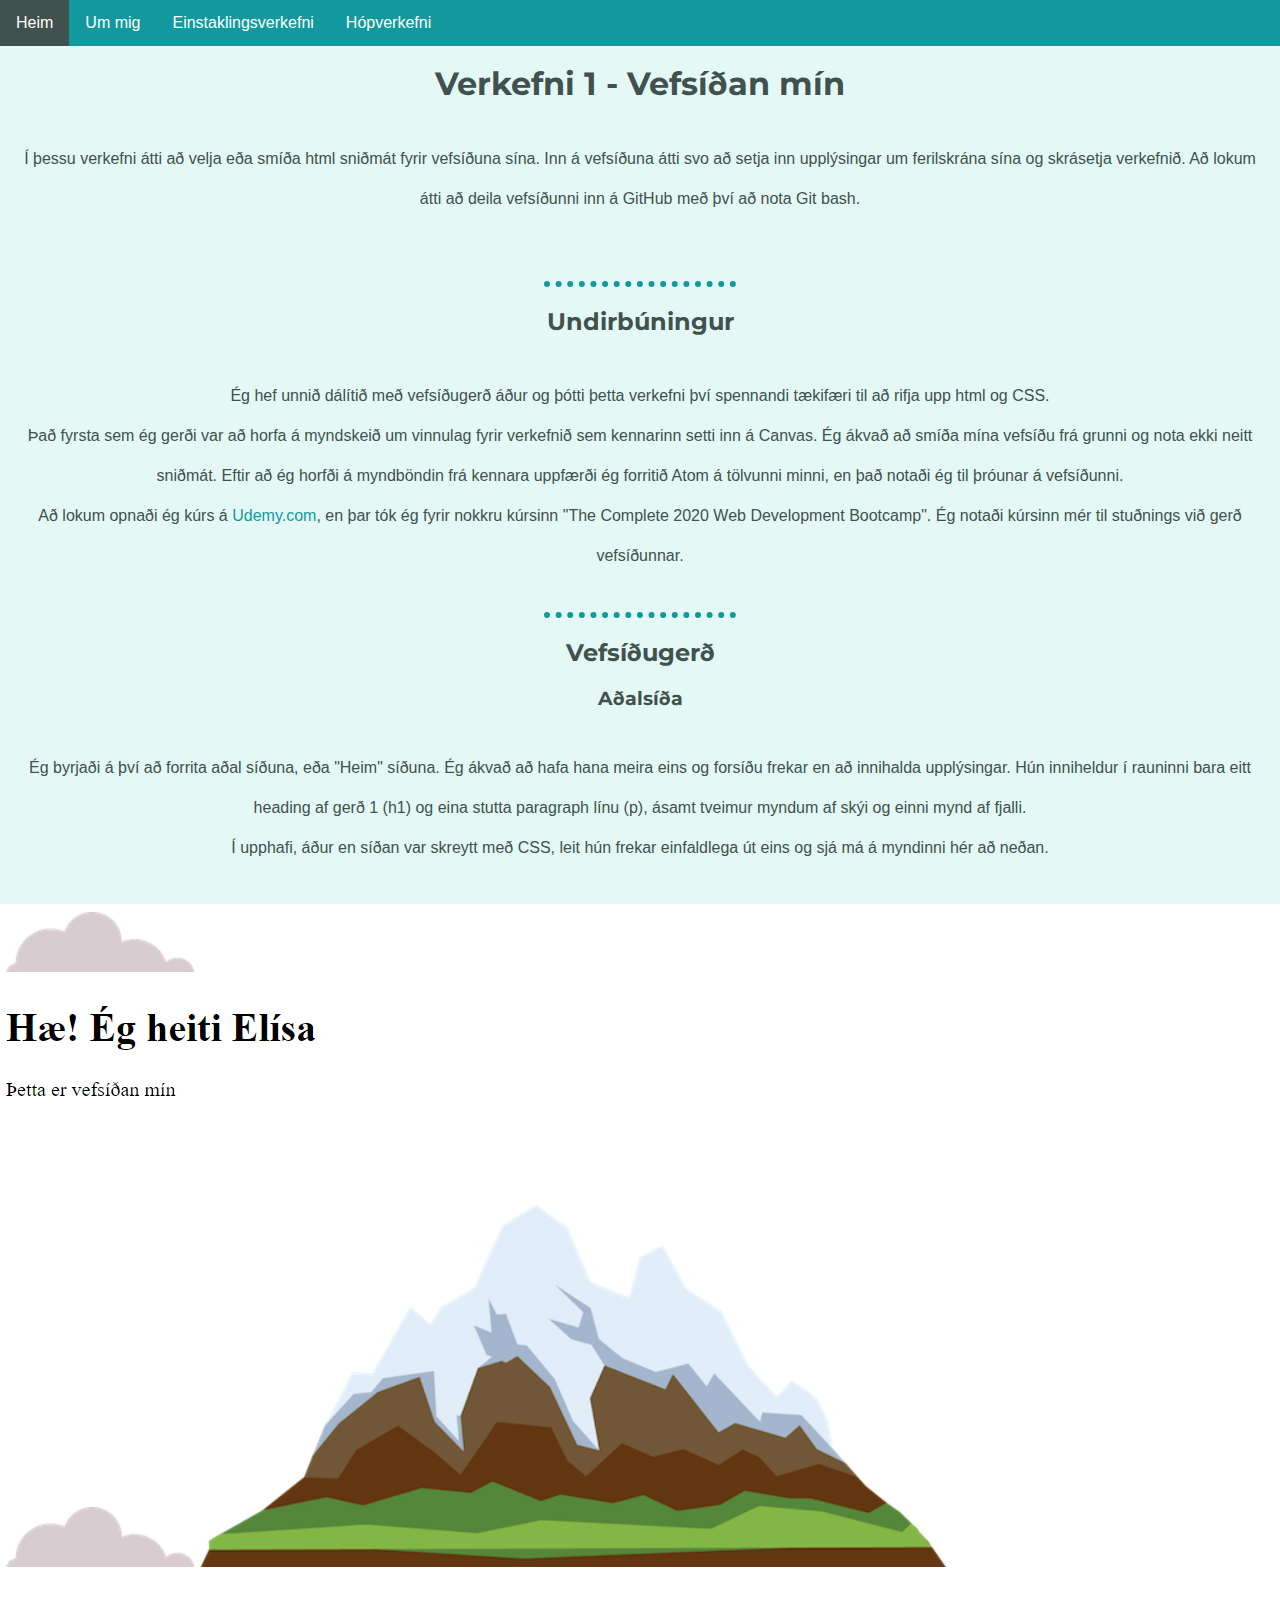
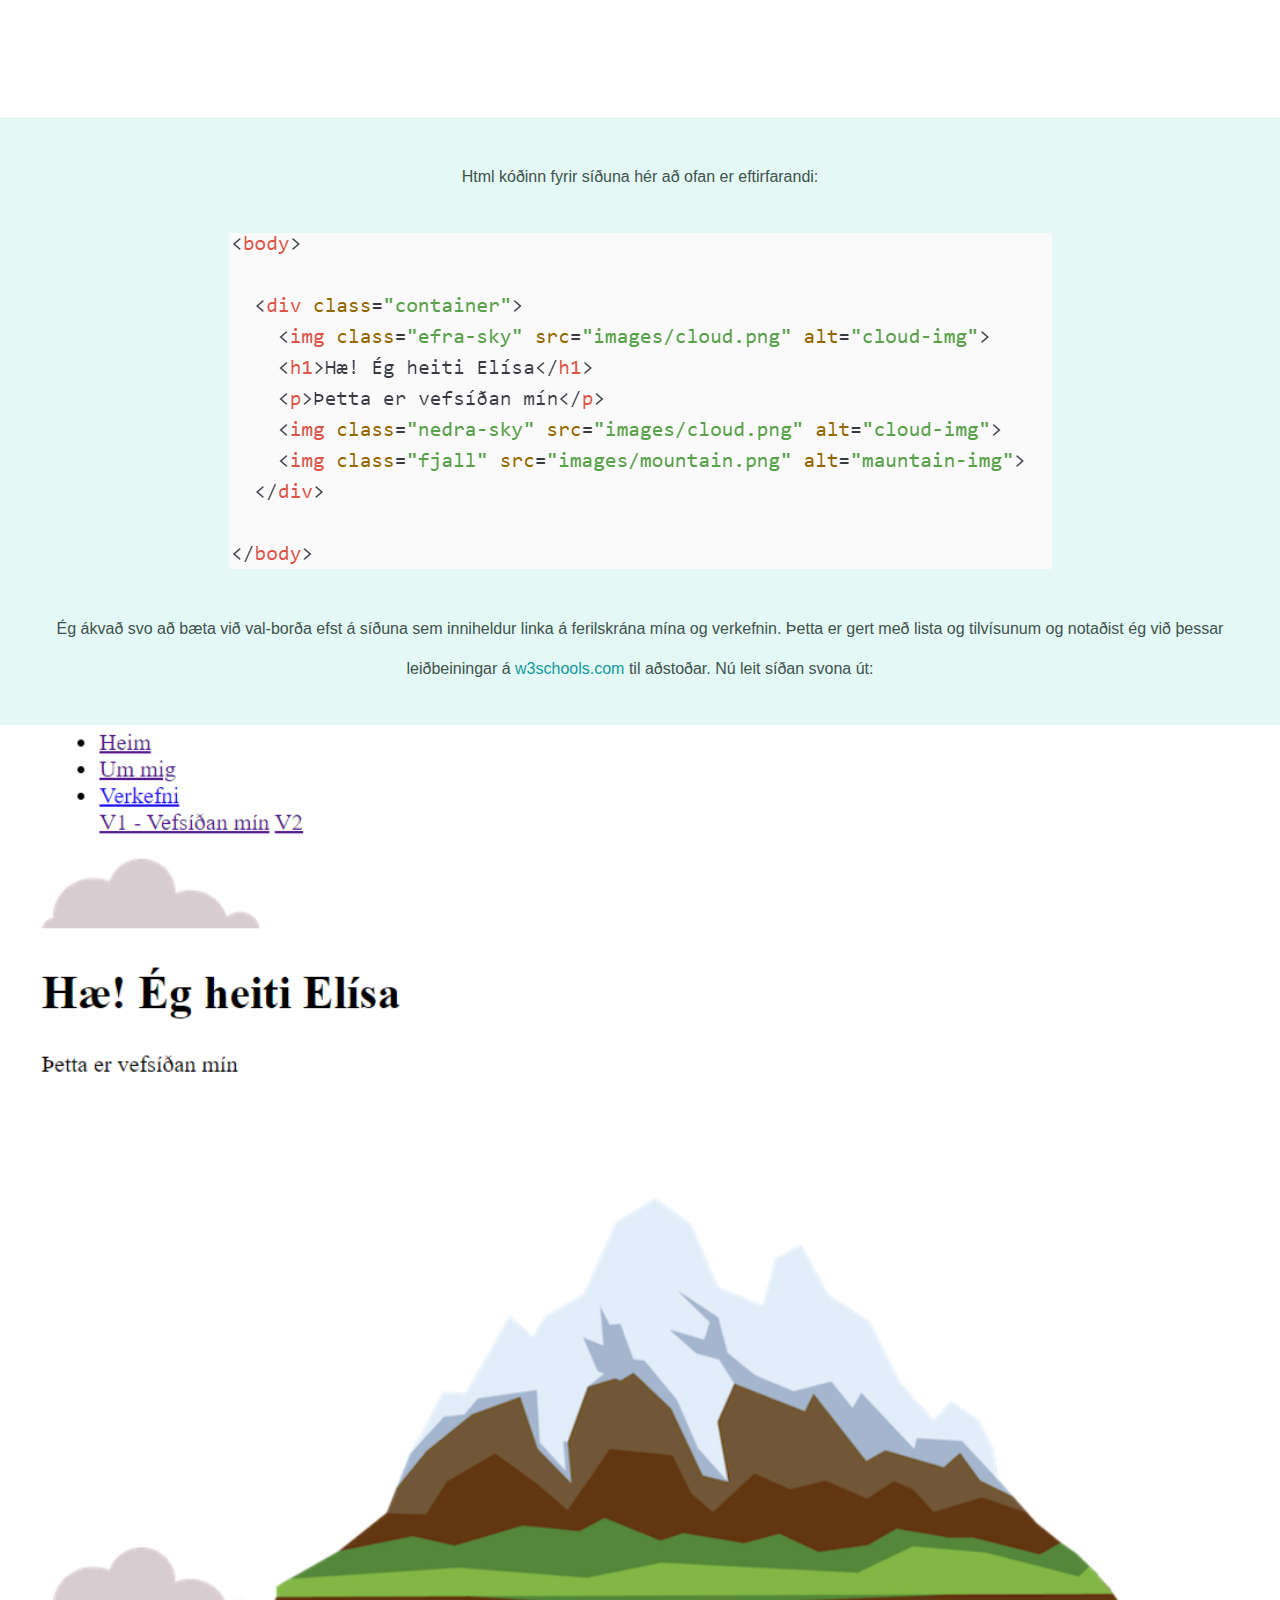
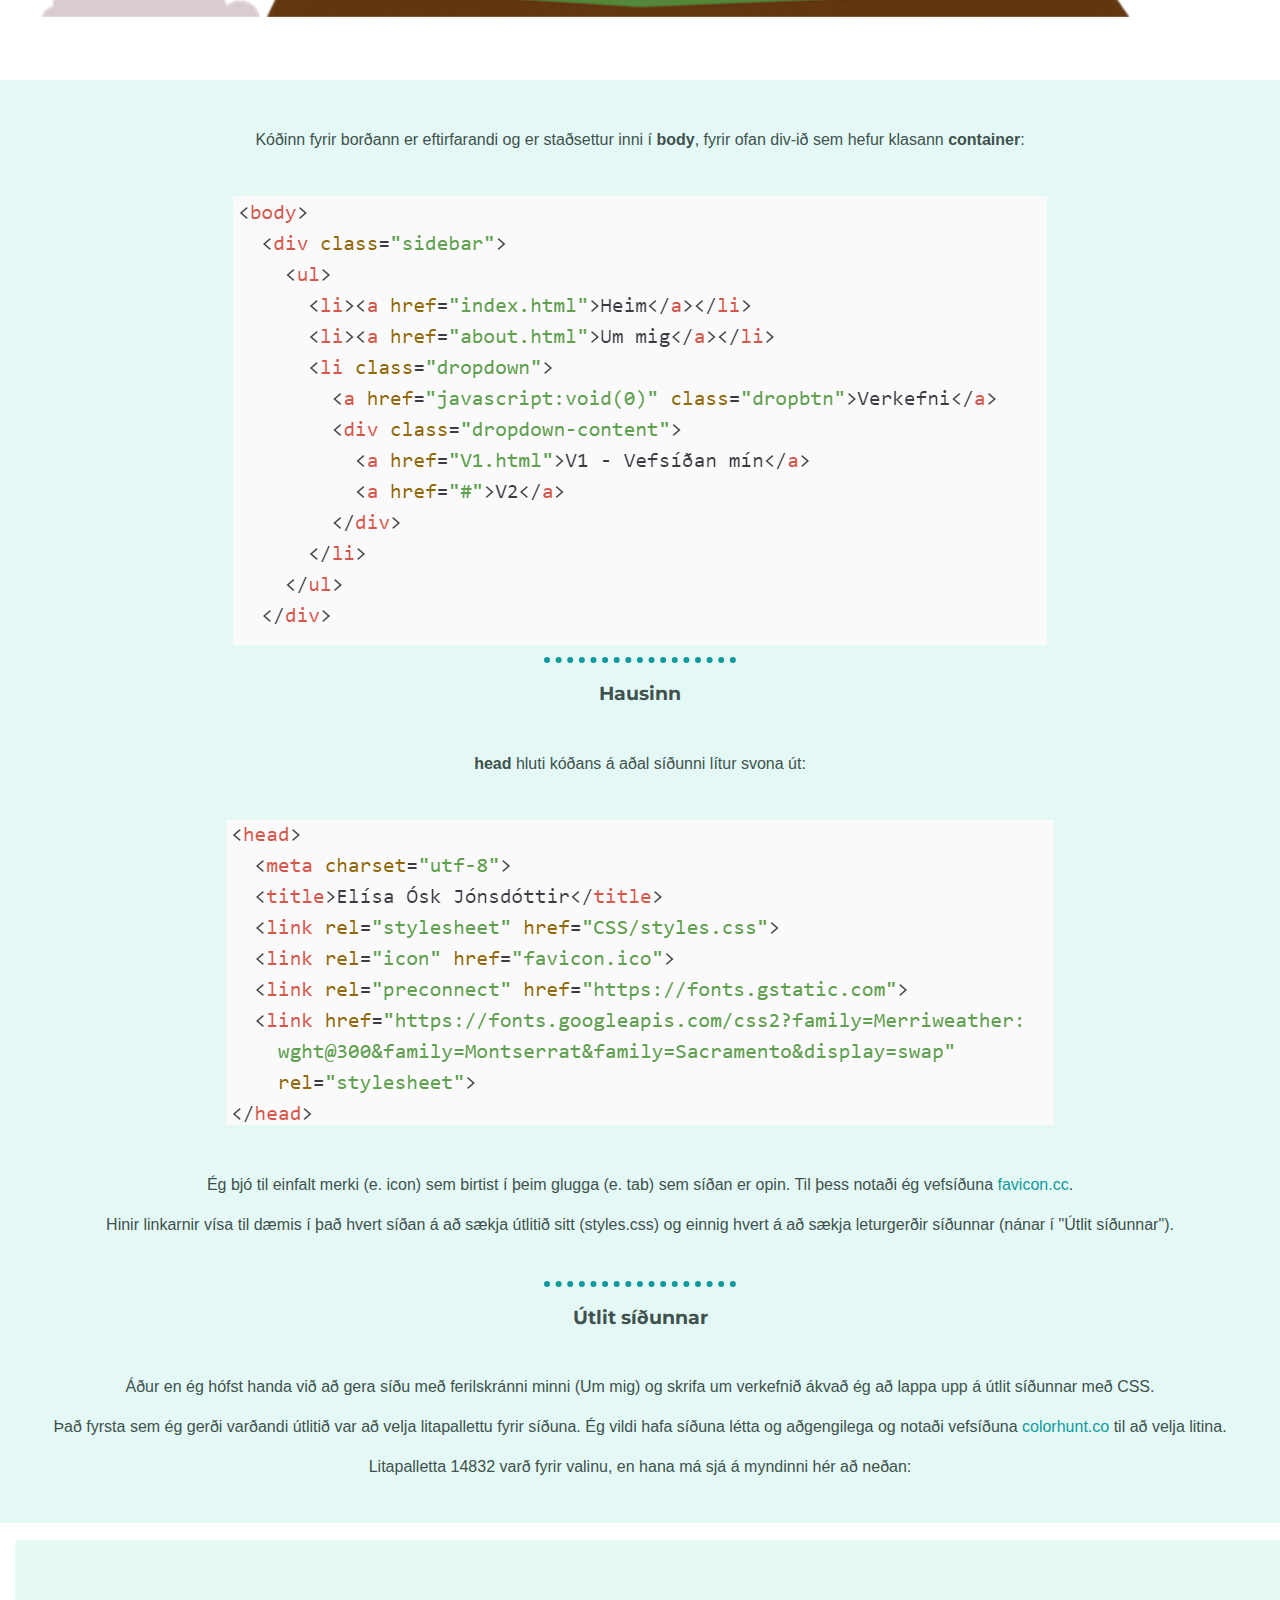
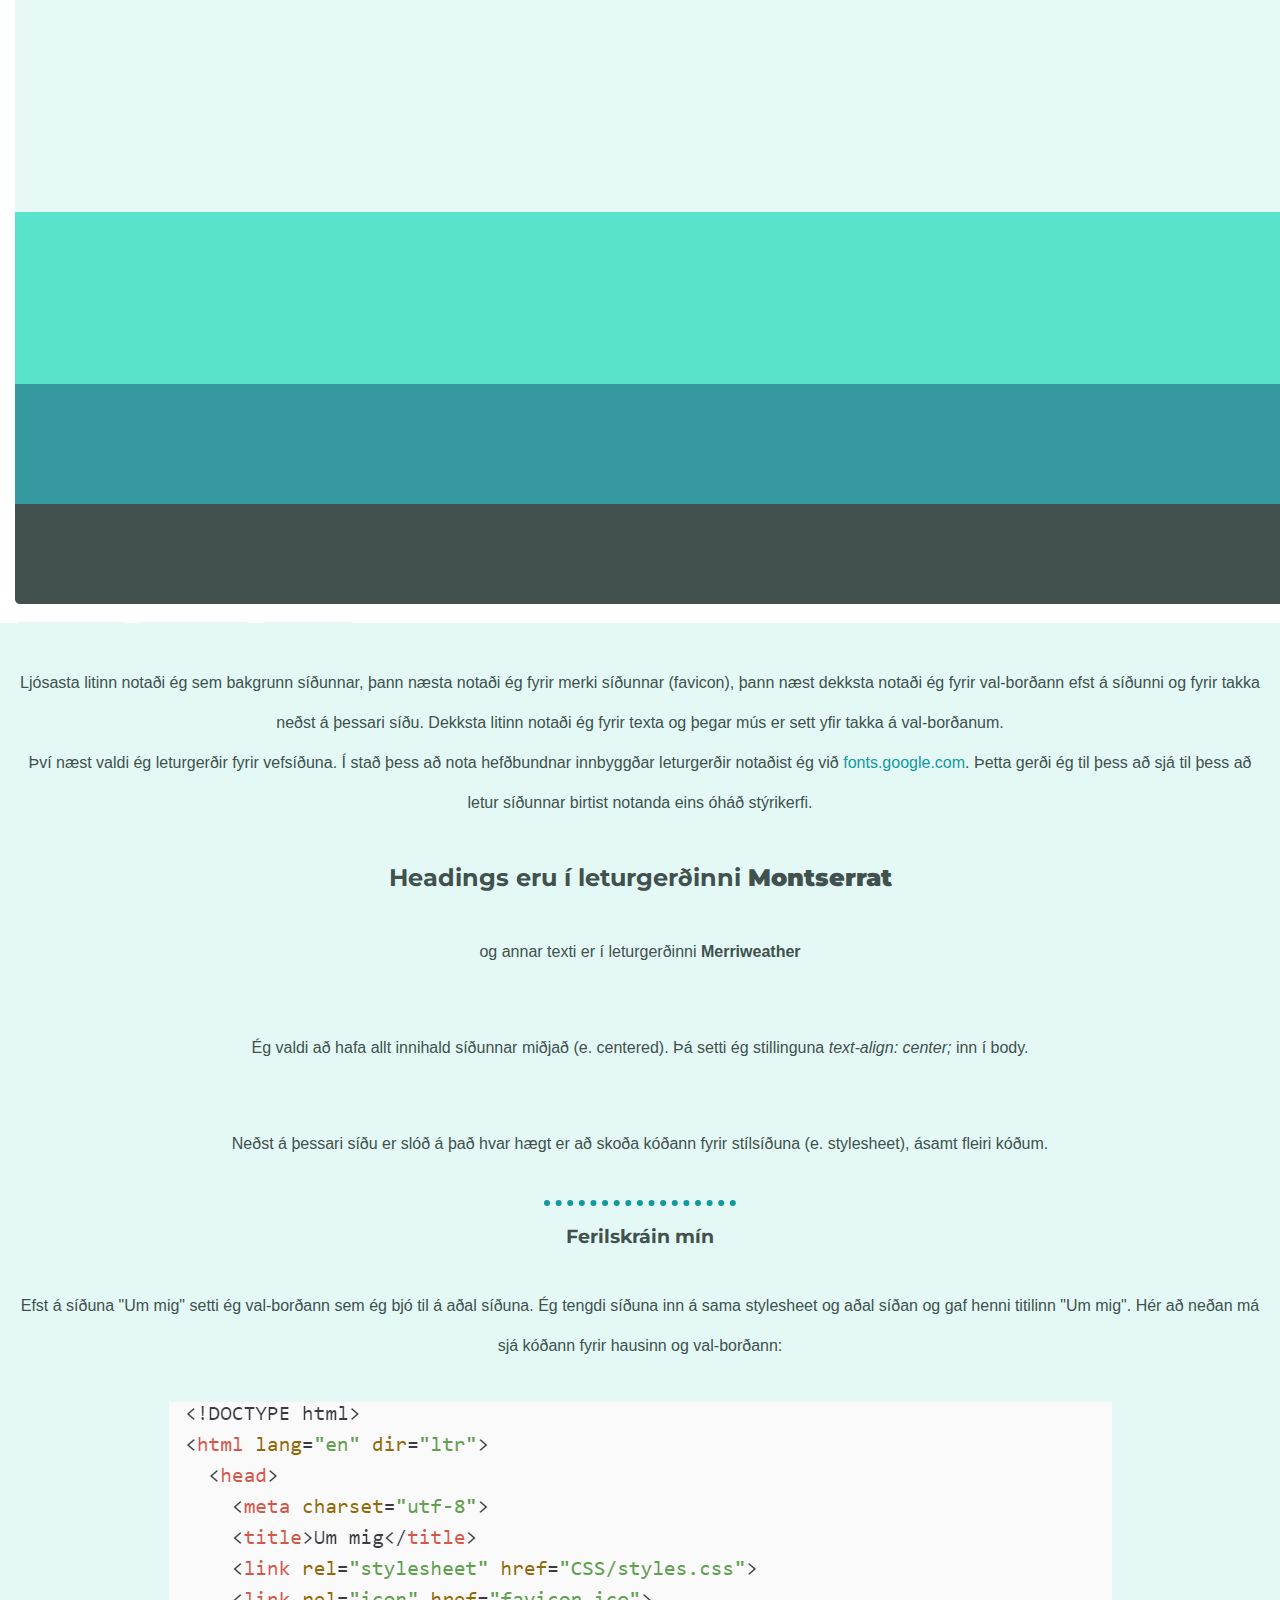
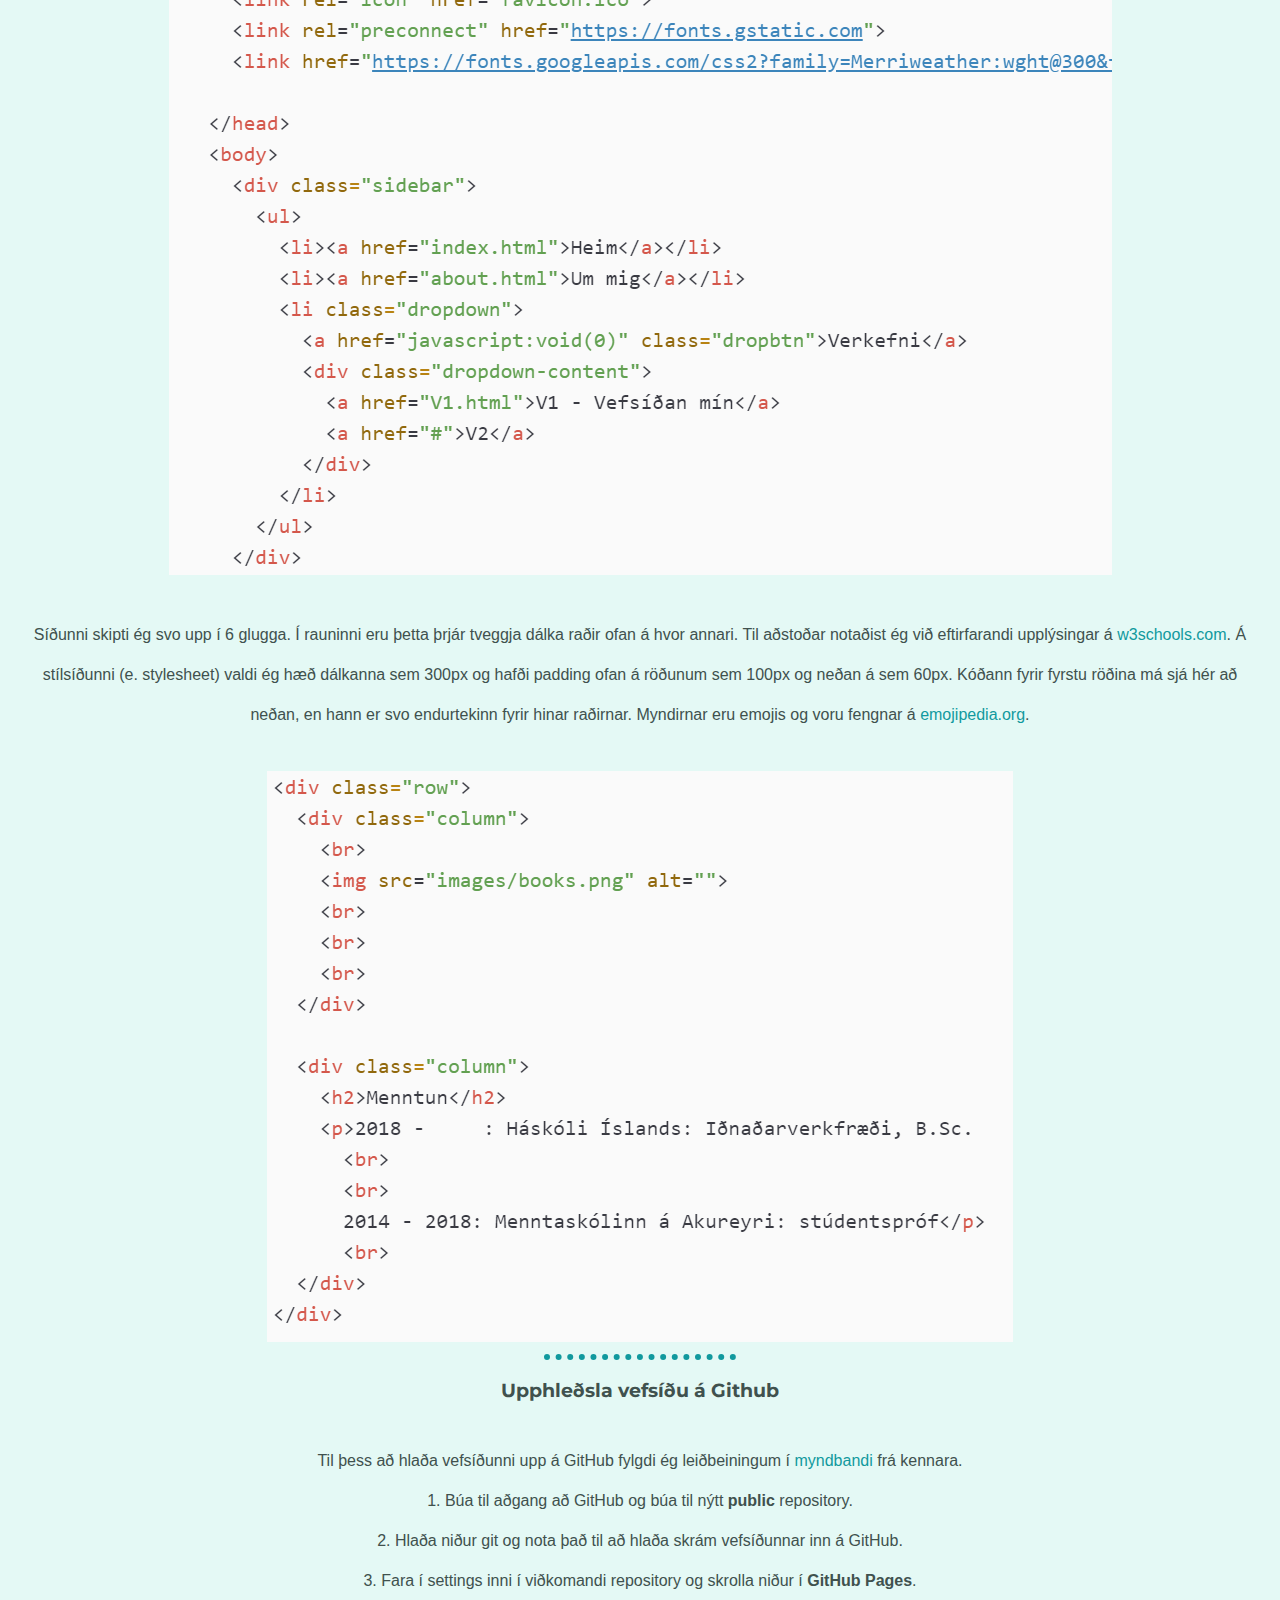
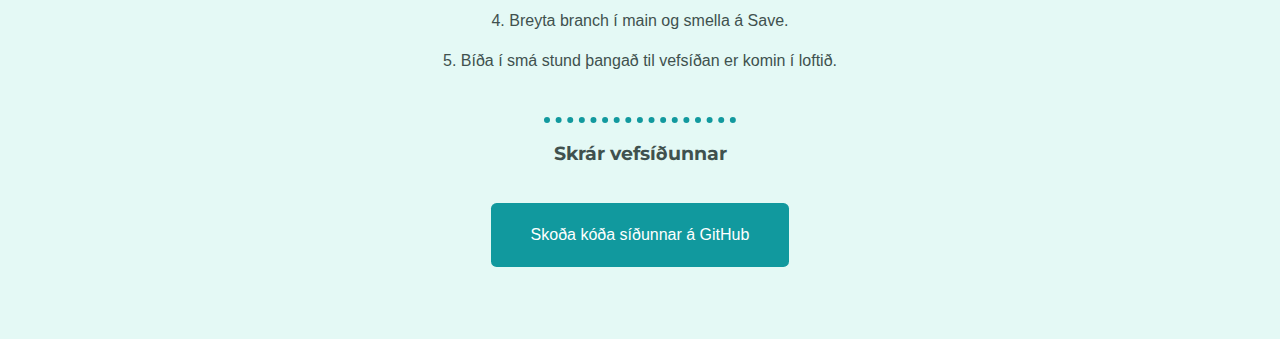
<file: V1.html>
<!DOCTYPE html>
<html lang="en" dir="ltr">

<head>
  <meta charset="utf-8">
  <title>Verkefni 1</title>
  <link rel="stylesheet" href="CSS/styles.css">
  <link rel="icon" href="favicon.ico">
  <link rel="preconnect" href="https://fonts.gstatic.com">
  <link href="https://fonts.googleapis.com/css2?family=Merriweather:wght@300&family=Montserrat&family=Sacramento&display=swap" rel="stylesheet">

</head>

<body>
  <div class="sidebar">
    <ul class="banner">
      <li><a href="index.html">Heim</a></li>
      <li><a href="about.html">Um mig</a></li>
      <li class="dropdown">
        <a href="javascript:void(0)" class="dropbtn">Einstaklingsverkefni</a>
        <div class="dropdown-content">
          <a href="V1.html">V1 - Vefsíðan mín</a>
          <a href="V2.html">V2 - Tölvustuddur skurður</a>
          <a href="V3.html">V3 - 3D prentun og skönnun</a>
          <a href="V4.html">V4 - Að fræsa eitthvað stórt</a>
          <a href="V5.html">V5 - Að fræsa og undirbúa mót</a>
        </div>
      </li>
      <li class="dropdown">
        <a href="javascript:void(0)" class="dropbtn">Hópverkefni</a>
        <div class="dropdown-content">
          <a href="H1.html">V2 - Kerf prófun fyrir tölvustuddan skurð</a>
          <a href="H2.html">V3 - Prófun fyrir 3D prentun</a>
          <a href="H4.html">V4 - Að fræsa eitthvað stórt</a>
          <a href="H5.html">V5 - Að fræsa og undirbúa mót</a>
          <a href="V6.html">V6 - Lokaverkefni</a>
        </div>
      </li>
    </ul>
  </div>

  <div class="">
    <br>
    <h1>Verkefni 1 - Vefsíðan mín</h1>
    <p>Í þessu verkefni átti að velja eða smíða html sniðmát fyrir vefsíðuna sína. Inn á vefsíðuna átti svo að setja inn upplýsingar um ferilskrána sína og skrásetja verkefnið. Að lokum átti að deila vefsíðunni inn á GitHub með því að nota Git bash.</p>
    <br>
    <hr>
    <h2>Undirbúningur</h2>
    <p>Ég hef unnið dálítið með vefsíðugerð áður og þótti þetta verkefni því spennandi tækifæri til að rifja upp html og CSS.
      <br>
      Það fyrsta sem ég gerði var að horfa á myndskeið um vinnulag fyrir verkefnið sem kennarinn setti inn á Canvas. Ég ákvað að smíða mína vefsíðu frá grunni og nota ekki neitt sniðmát. Eftir að ég horfði á myndböndin frá kennara uppfærði ég
      forritið Atom á tölvunni minni, en það notaði ég til þróunar á vefsíðunni.
      <br>
      Að lokum opnaði ég kúrs á <a href="https://www.udemy.com/course/the-complete-web-development-bootcamp/">Udemy.com</a>, en þar tók ég fyrir nokkru kúrsinn "The Complete 2020 Web Development Bootcamp". Ég notaði kúrsinn mér til stuðnings við gerð vefsíðunnar.
    </p>
    <hr>
    <h2>Vefsíðugerð</h2>
    <h3>Aðalsíða</h3>
    <p>Ég byrjaði á því að forrita aðal síðuna, eða "Heim" síðuna. Ég ákvað að hafa hana meira eins og forsíðu frekar en að innihalda upplýsingar. Hún inniheldur í rauninni bara eitt heading af gerð 1 (h1) og eina stutta paragraph línu (p), ásamt
      tveimur myndum af skýi og einni mynd af fjalli.
      <br>
      Í upphafi, áður en síðan var skreytt með CSS, leit hún frekar einfaldlega út eins og sjá má á myndinni hér að neðan.
    </p>
    <img src="V1-img/upphaf.png" alt="upphaf-png">
    <p>Html kóðinn fyrir síðuna hér að ofan er eftirfarandi:</p>
    <img src="V1-img/heim-hratt.png" alt="heim-upphafskodi-png">
    <p>Ég ákvað svo að bæta við val-borða efst á síðuna sem inniheldur linka á ferilskrána mína og verkefnin. Þetta er gert með lista og tilvísunum og notaðist ég við þessar leiðbeiningar á <a href="https://www.w3schools.com/css/tryit.asp?filename=trycss_dropdown_navbar">w3schools.com</a> til aðstoðar. Nú leit síðan svona út:</p>
    <img src="V1-img/med-banner.png" alt="sida-an-css-png">
    <p>Kóðinn fyrir borðann er eftirfarandi og er staðsettur inni í <b>body</b>, fyrir ofan div-ið sem hefur klasann <b>container</b>:</p>
    <img src="V1-img/banner.png" alt="banner-kodi-png">
    <hr>
    <h3>Hausinn</h3>
    <p><b>head</b> hluti kóðans á aðal síðunni lítur svona út:</p>
    <img src="V1-img/head.png" alt="head=png">
    <p>Ég bjó til einfalt merki (e. icon) sem birtist í þeim glugga (e. tab) sem síðan er opin. Til þess notaði ég vefsíðuna <a href="https://www.favicon.cc/">favicon.cc</a>.
    <br>
    Hinir linkarnir vísa til dæmis í það hvert síðan á að sækja útlitið sitt (styles.css) og einnig hvert á að sækja leturgerðir síðunnar (nánar í "Útlit síðunnar").</p>
    <hr>
    <h3>Útlit síðunnar</h3>
    <p>Áður en ég hófst handa við að gera síðu með ferilskránni minni (Um mig) og skrifa um verkefnið ákvað ég að lappa upp á útlit síðunnar með CSS.
      <br>
      Það fyrsta sem ég gerði varðandi útlitið var að velja litapallettu fyrir síðuna. Ég vildi hafa síðuna létta og aðgengilega og notaði vefsíðuna <a href="https://colorhunt.co/">colorhunt.co</a> til að velja litina. Litapalletta 14832 varð fyrir valinu, en hana má sjá á myndinni hér að neðan:</p>
    <img src="V1-img/litir.png" alt="litapalletta-png">
    <p>Ljósasta litinn notaði ég sem bakgrunn síðunnar, þann næsta notaði ég fyrir merki síðunnar (favicon), þann næst dekksta notaði ég fyrir val-borðann efst á síðunni og fyrir takka neðst á þessari síðu. Dekksta litinn notaði ég fyrir texta og þegar mús er sett yfir takka á val-borðanum.
    <br>
    Því næst valdi ég leturgerðir fyrir vefsíðuna. Í stað þess að nota hefðbundnar innbyggðar leturgerðir notaðist ég við <a href="https://fonts.google.com/">fonts.google.com</a>. Þetta gerði ég til þess að sjá til þess að letur síðunnar birtist notanda eins óháð stýrikerfi.</p>
    <h2>Headings eru í leturgerðinni <b>Montserrat</b></h2>
    <p>og annar texti er í leturgerðinni <b>Merriweather</b></p>
    <p>Ég valdi að hafa allt innihald síðunnar miðjað (e. centered). Þá setti ég stillinguna <i>text-align: center;</i> inn í body.</p>
    <p>Neðst á þessari síðu er slóð á það hvar hægt er að skoða kóðann fyrir stílsíðuna (e. stylesheet), ásamt fleiri kóðum.</p>
    <hr>
    <h3>Ferilskráin mín</h3>
    <p>Efst á síðuna "Um mig" setti ég val-borðann sem ég bjó til á aðal síðuna. Ég tengdi síðuna inn á sama stylesheet og aðal síðan og gaf henni titilinn "Um mig". Hér að neðan má sjá kóðann fyrir hausinn og val-borðann:</p>
    <img src="images/about-header.png" alt="">
    <p>Síðunni skipti ég svo upp í 6 glugga. Í rauninni eru þetta þrjár tveggja dálka raðir ofan á hvor annari. Til aðstoðar notaðist ég við eftirfarandi upplýsingar á <a href="https://www.w3schools.com/howto/howto_css_two_columns.asp">w3schools.com</a>. Á stílsíðunni (e. stylesheet) valdi ég hæð dálkanna sem 300px og hafði padding ofan á röðunum sem 100px og neðan á sem 60px. Kóðann fyrir fyrstu röðina má sjá hér að neðan, en hann er svo endurtekinn fyrir hinar raðirnar. Myndirnar eru emojis og voru fengnar á <a href="https://emojipedia.org/">emojipedia.org</a>.</p>
    <img src="images/columns.png" alt="">
    <hr>
    <h3>Upphleðsla vefsíðu á Github</h3>
    <p>Til þess að hlaða vefsíðunni upp á GitHub fylgdi ég leiðbeiningum í <a href="https://www.youtube.com/watch?v=L_oa7XToChU&list=PLU4NWxEpJJumoJghcC5V3rjv0_VHE7IQr&index=3">myndbandi</a> frá kennara. <br>
      1. Búa til aðgang að GitHub og búa til nýtt <b>public</b> repository.<br>
      2. Hlaða niður git og nota það til að hlaða skrám vefsíðunnar inn á GitHub.<br>
      3. Fara í settings inni í viðkomandi repository og skrolla niður í <b>GitHub Pages</b>.<br>
      4. Breyta branch í main og smella á Save.<br>
      5. Bíða í smá stund þangað til vefsíðan er komin í loftið.<br>
    </p>
    <hr>
    <h3>Skrár vefsíðunnar</h3>
    <p><a href="https://github.com/elisaosk/VefsidanMin" class="button">Skoða kóða síðunnar á GitHub</a></p>

    <br>
    <br>
  </div>

</body>

</html>
</file>
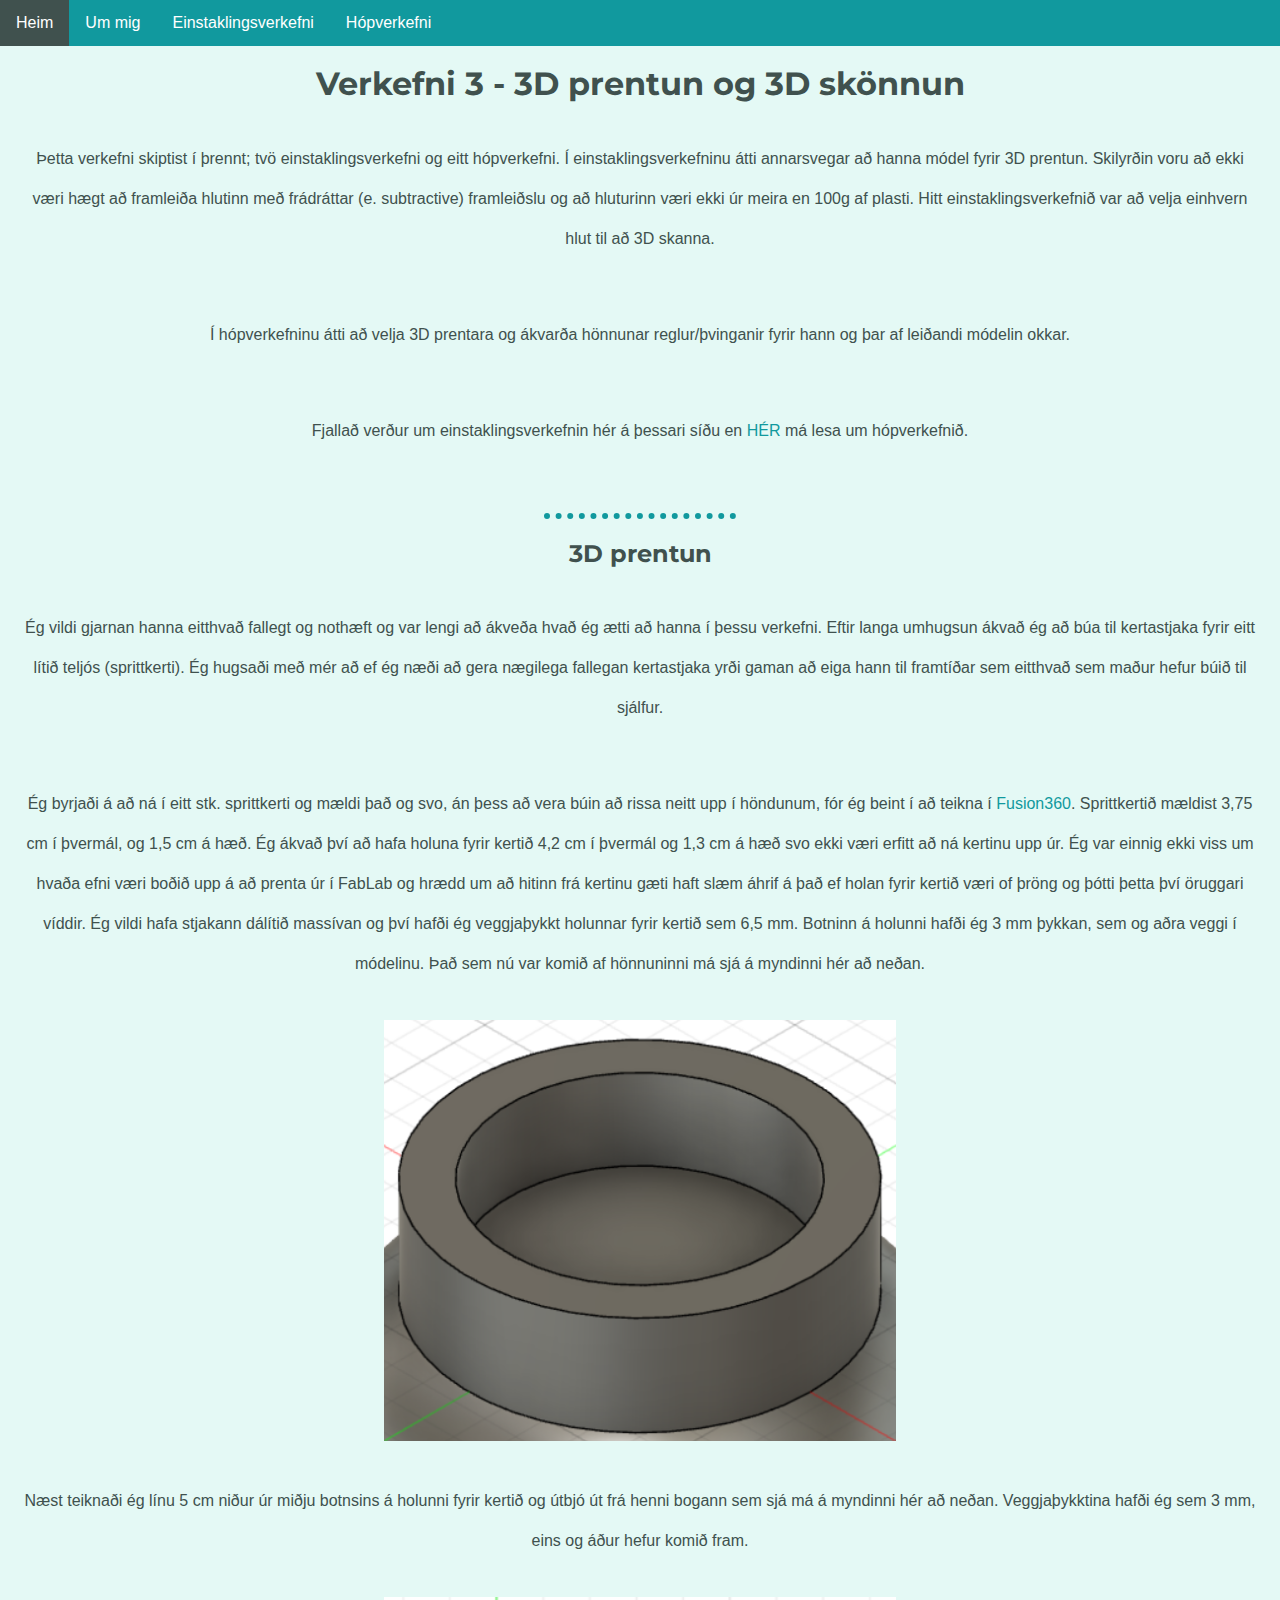
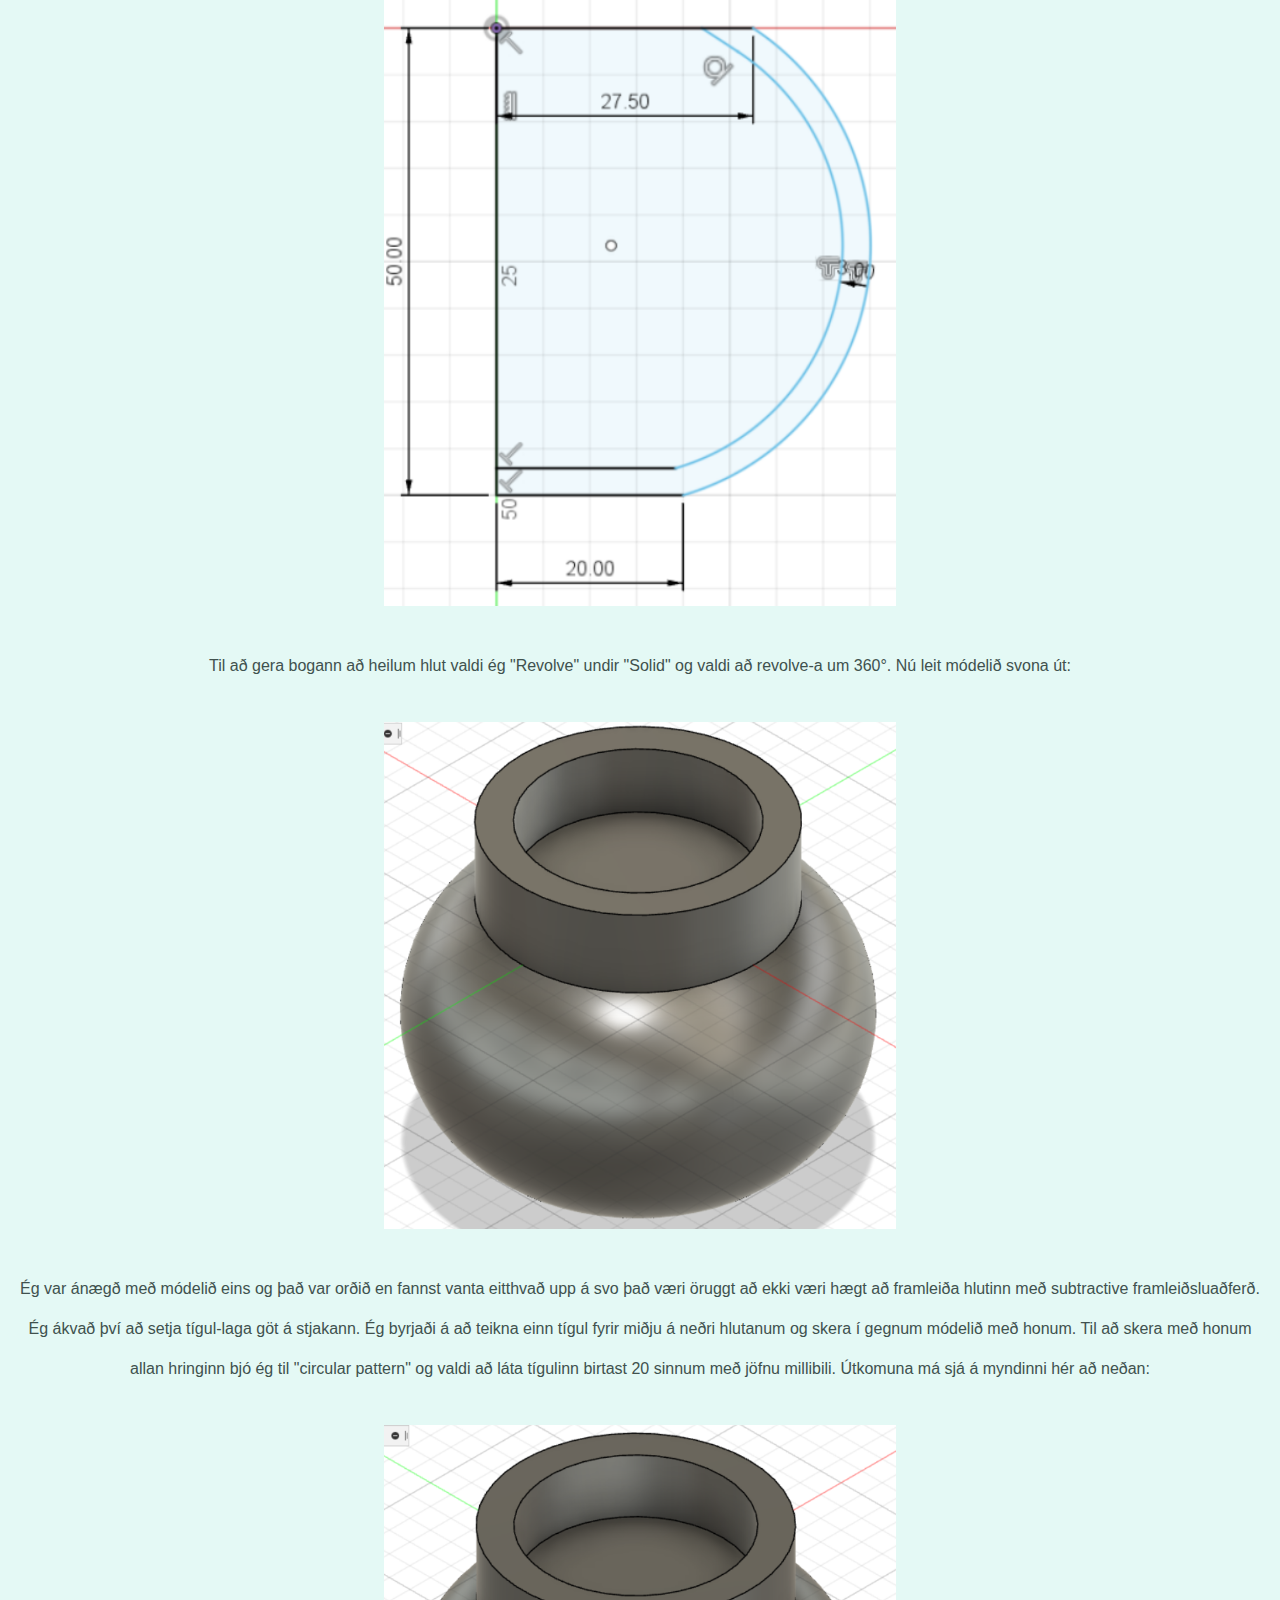
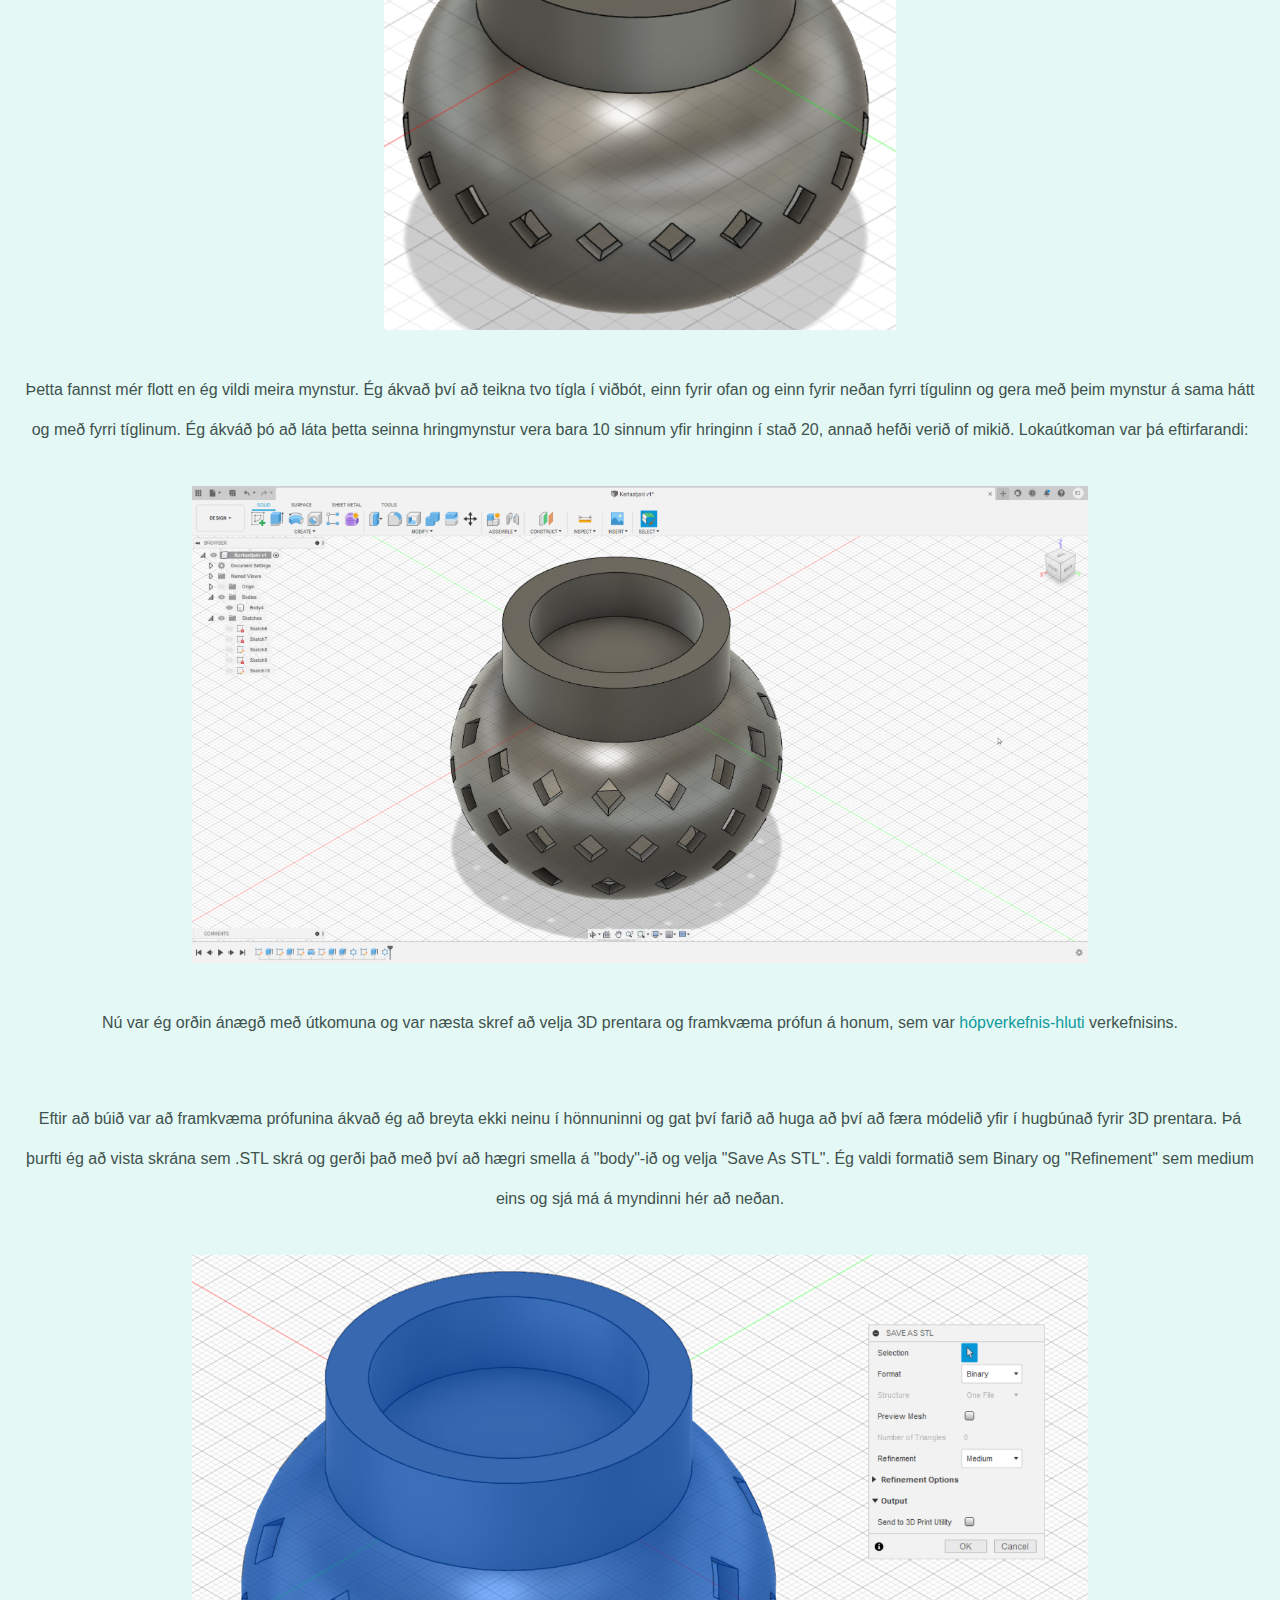
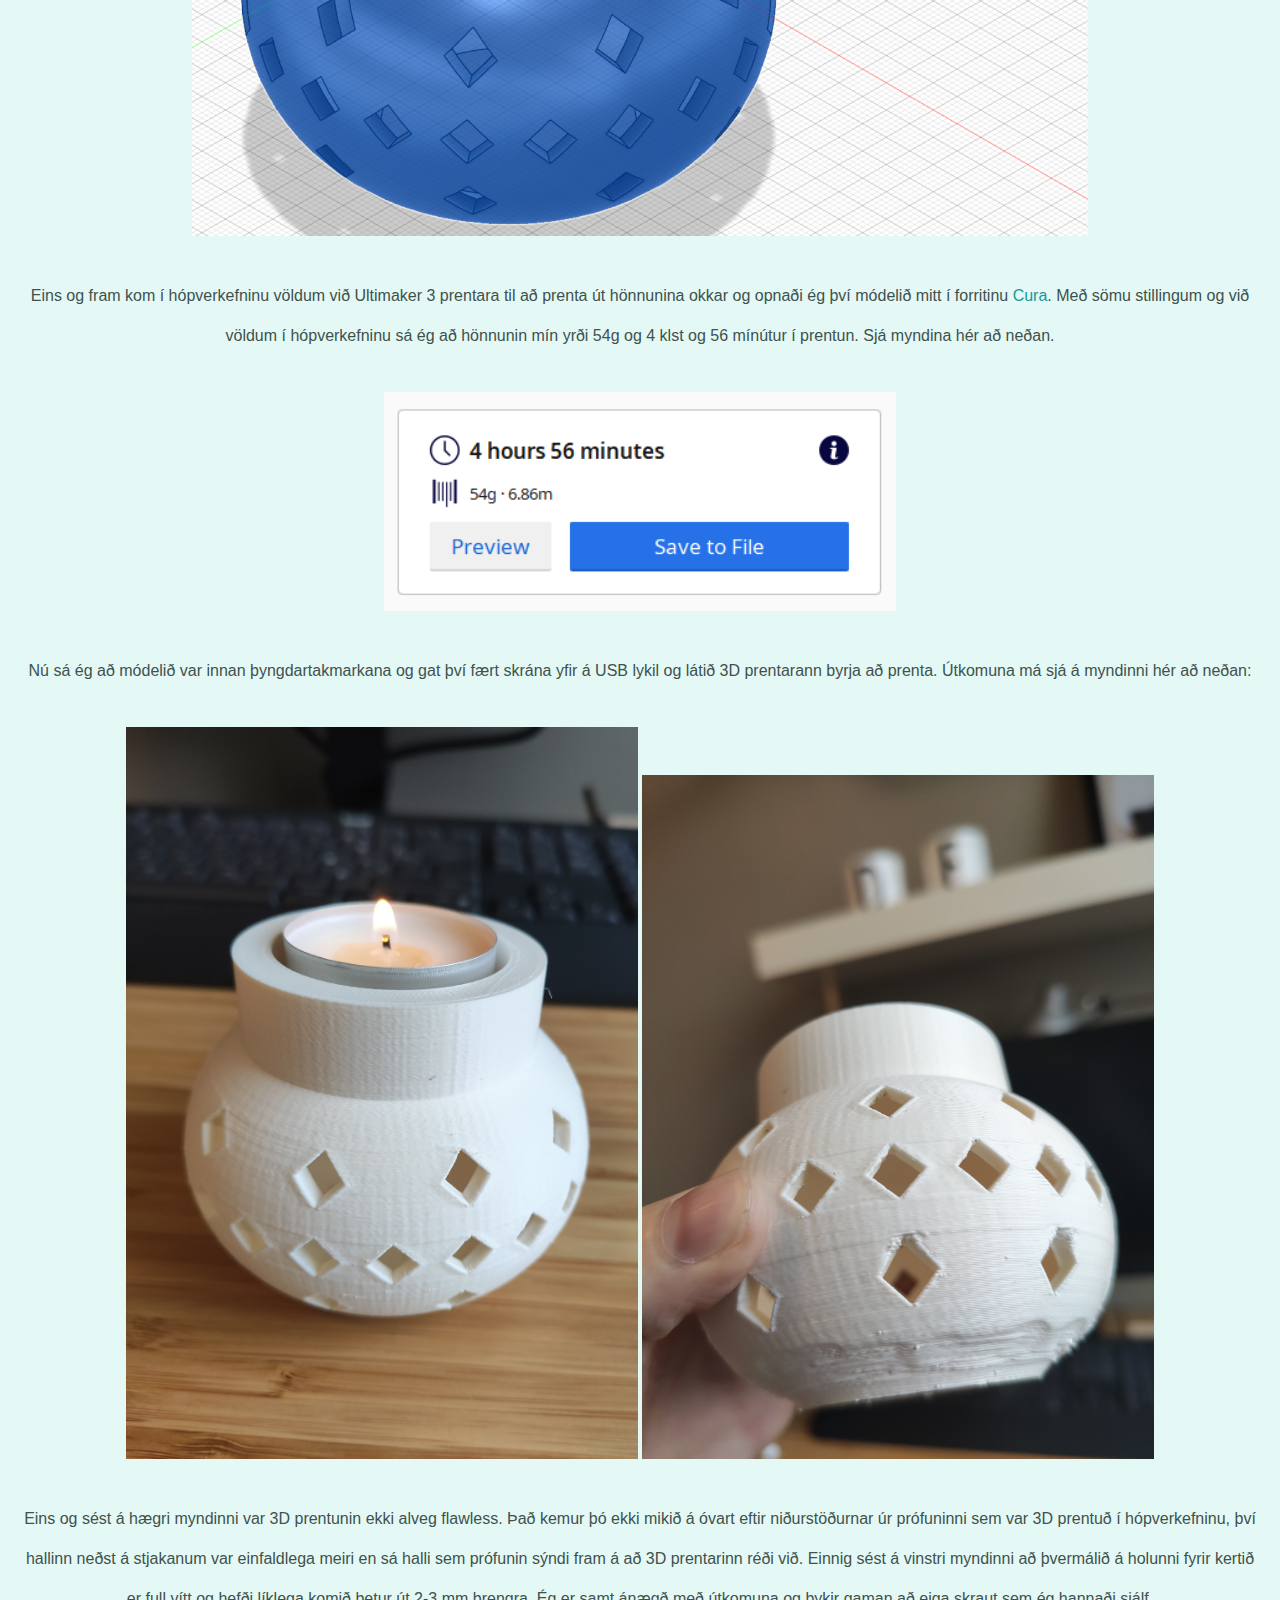
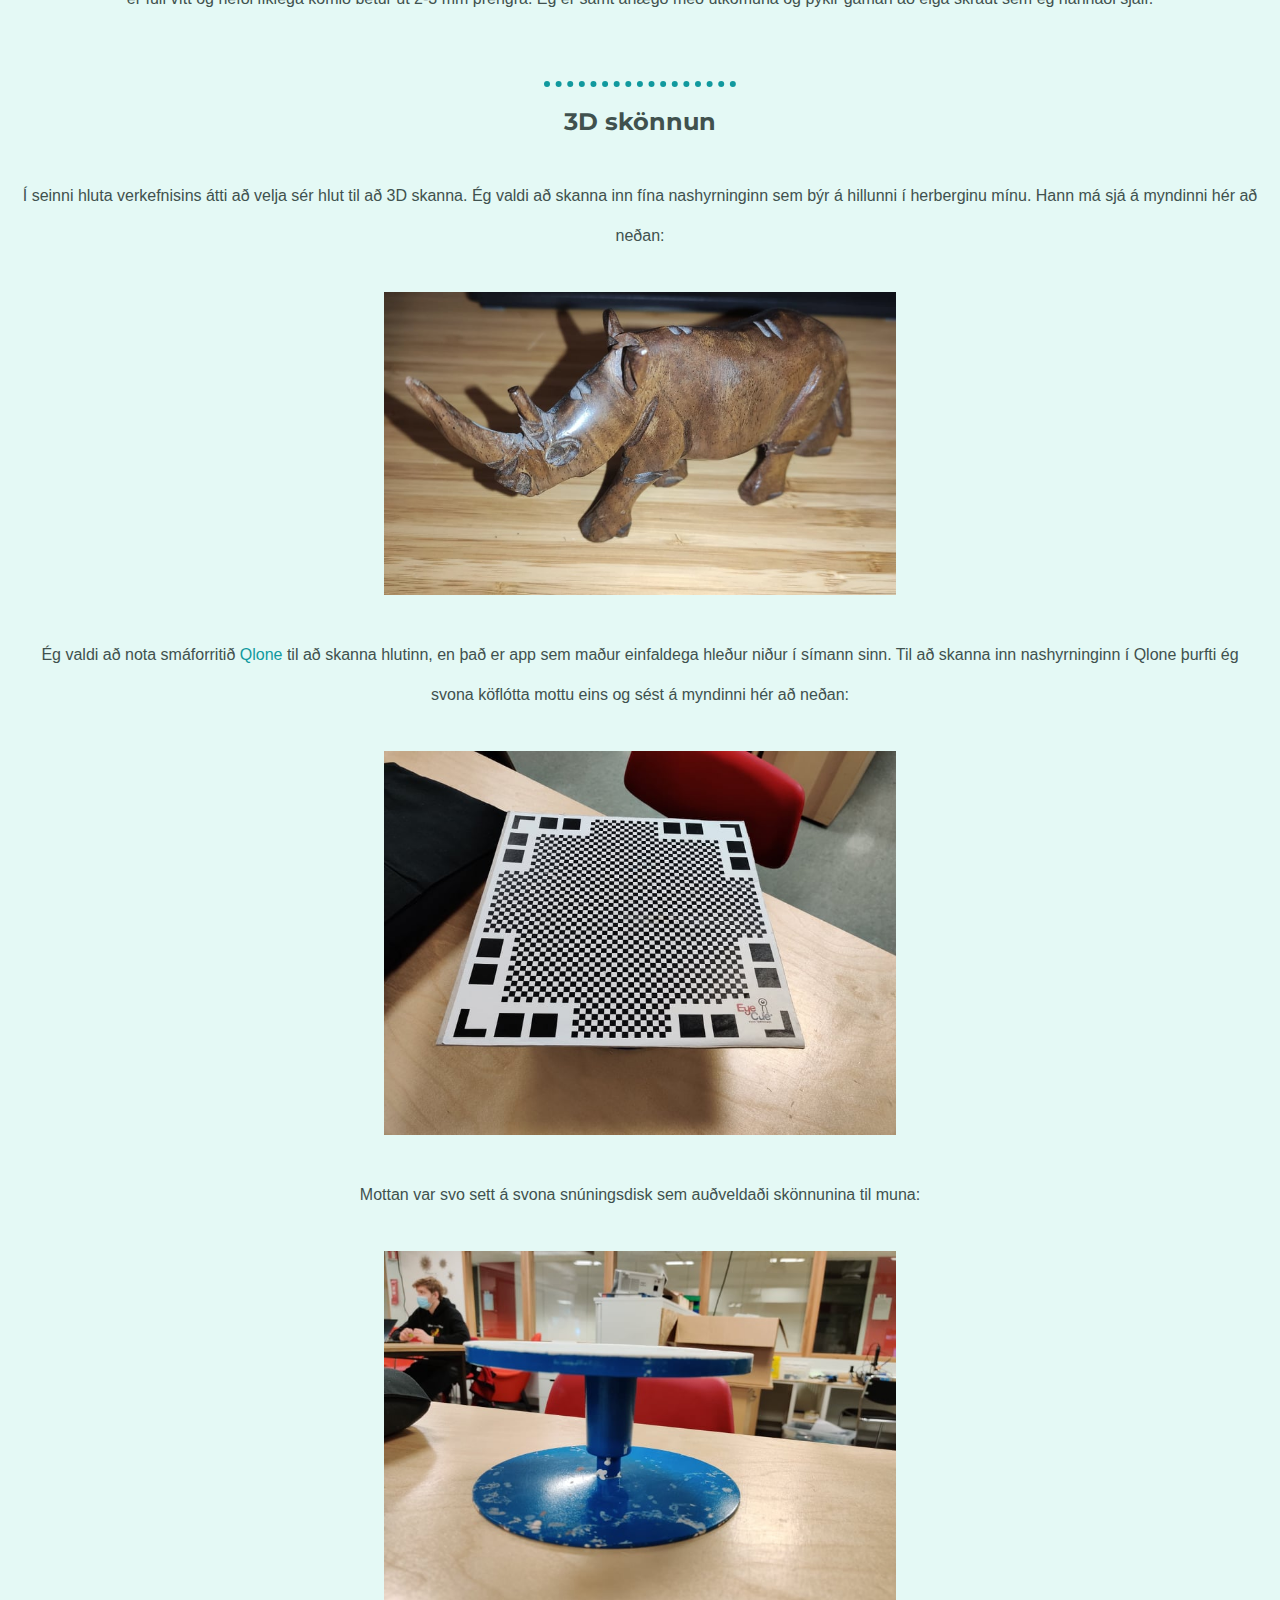
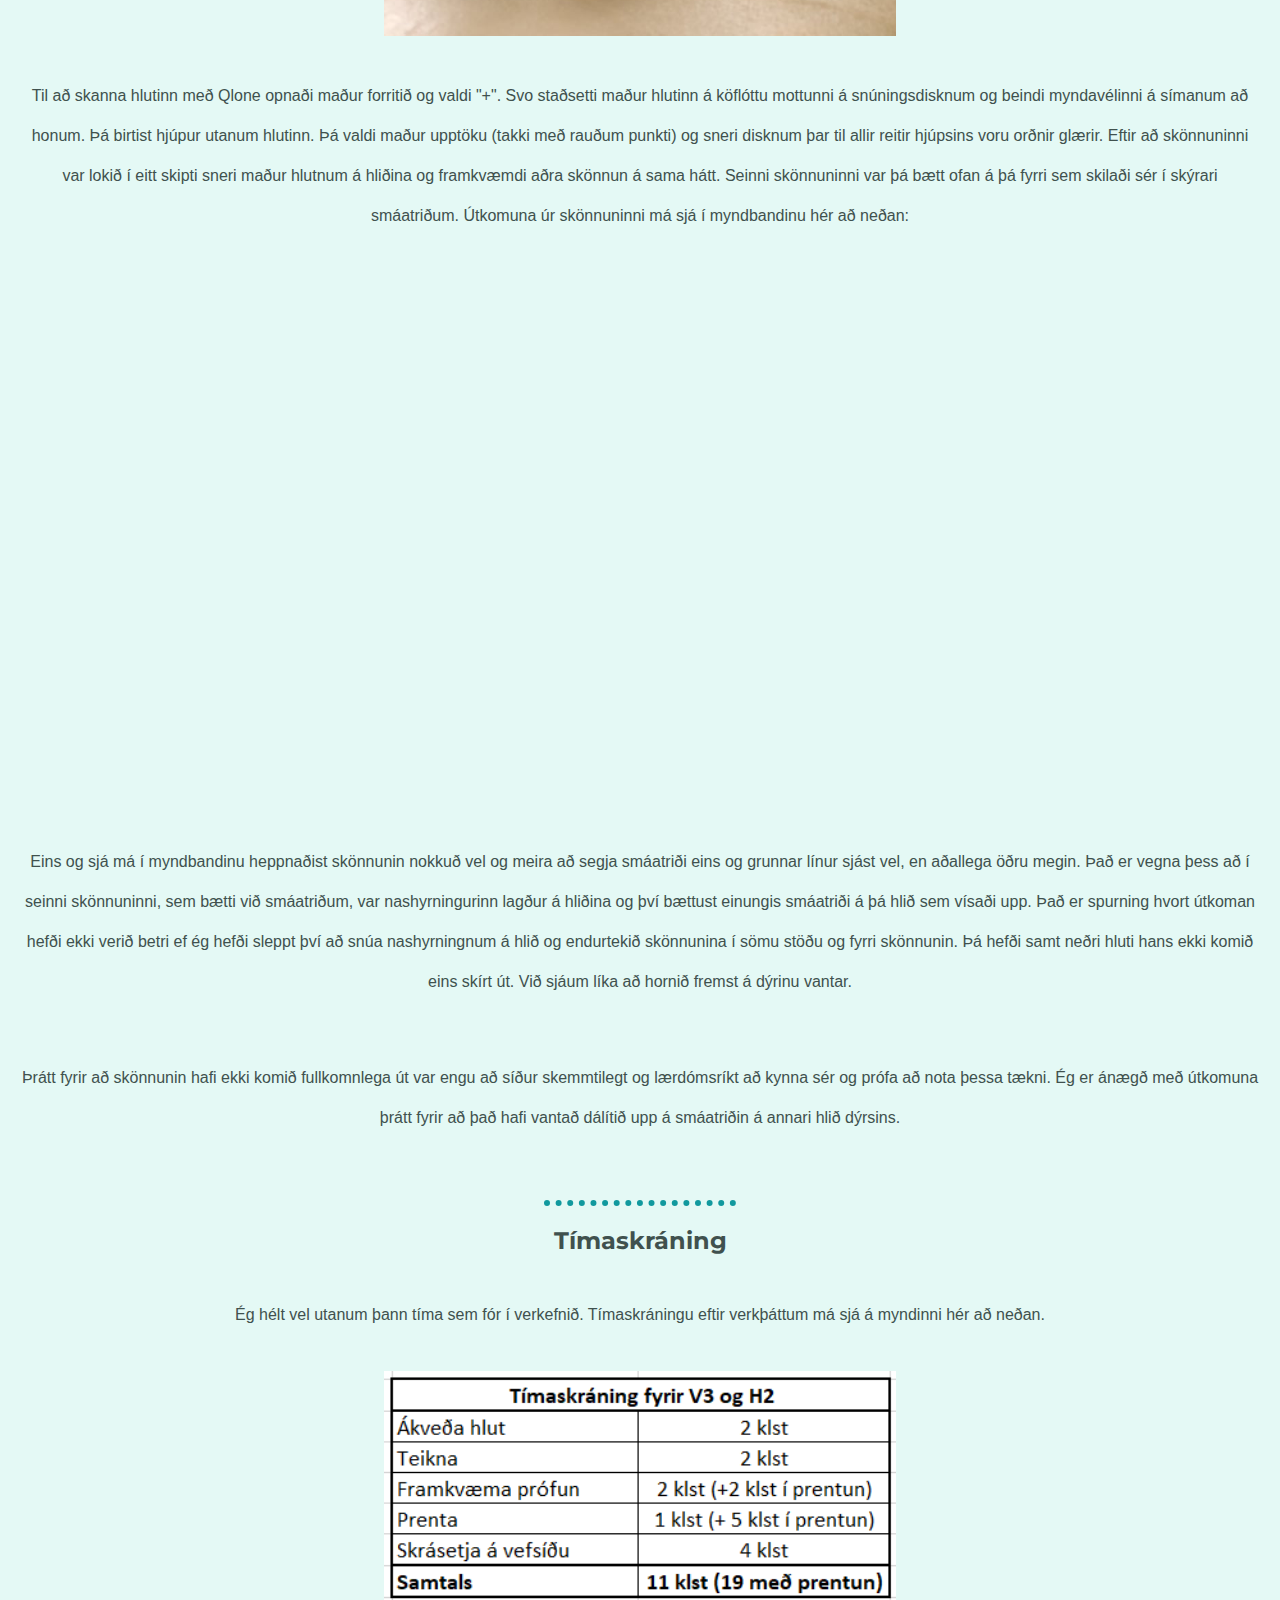
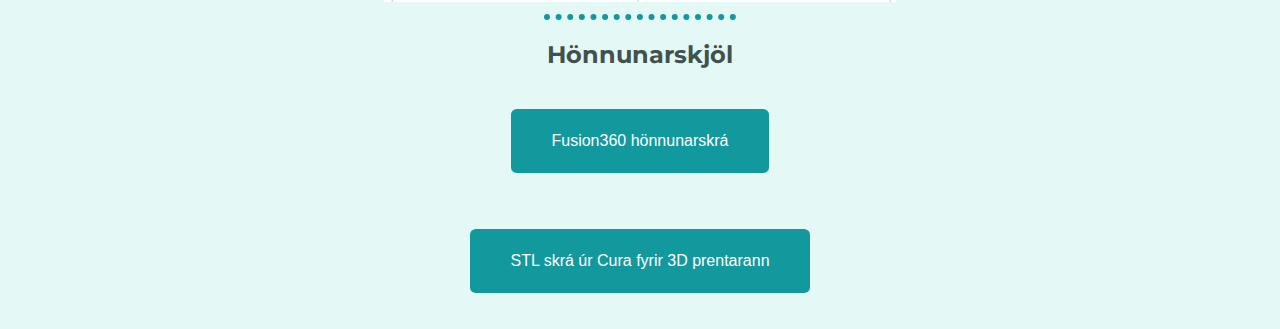
<file: V3.html>
<!DOCTYPE html>
<html lang="en" dir="ltr">

<head>
  <meta charset="utf-8">
  <title>Verkefni 3</title>
  <link rel="stylesheet" href="CSS/styles.css">
  <link rel="icon" href="favicon.ico">
  <link rel="preconnect" href="https://fonts.gstatic.com">
  <link href="https://fonts.googleapis.com/css2?family=Merriweather:wght@300&family=Montserrat&family=Sacramento&display=swap" rel="stylesheet">

</head>

<body>
  <div class="sidebar">
    <ul class="banner">
      <li><a href="index.html">Heim</a></li>
      <li><a href="about.html">Um mig</a></li>
      <li class="dropdown">
        <a href="javascript:void(0)" class="dropbtn">Einstaklingsverkefni</a>
        <div class="dropdown-content">
          <a href="V1.html">V1 - Vefsíðan mín</a>
          <a href="V2.html">V2 - Tölvustuddur skurður</a>
          <a href="V3.html">V3 - 3D prentun og skönnun</a>
          <a href="V4.html">V4 - Að fræsa eitthvað stórt</a>
          <a href="V5.html">V5 - Að fræsa og undirbúa mót</a>
        </div>
      </li>
      <li class="dropdown">
        <a href="javascript:void(0)" class="dropbtn">Hópverkefni</a>
        <div class="dropdown-content">
          <a href="H1.html">V2 - Kerf prófun fyrir tölvustuddan skurð</a>
          <a href="H2.html">V3 - Prófun fyrir 3D prentun</a>
          <a href="H4.html">V4 - Að fræsa eitthvað stórt</a>
          <a href="H5.html">V5 - Að fræsa og undirbúa mót</a>
          <a href="V6.html">V6 - Lokaverkefni</a>
        </div>
      </li>
    </ul>
  </div>

  <br>
  <h1>Verkefni 3 - 3D prentun og 3D skönnun</h1>
  <p>Þetta verkefni skiptist í þrennt; tvö einstaklingsverkefni og eitt hópverkefni. Í einstaklingsverkefninu átti annarsvegar að hanna módel fyrir 3D prentun. Skilyrðin voru að ekki væri hægt að framleiða hlutinn með frádráttar (e. subtractive) framleiðslu og að hluturinn væri ekki úr meira en 100g af plasti. Hitt einstaklingsverkefnið var að velja einhvern hlut til að 3D skanna. </p>
  <p>Í hópverkefninu átti að velja 3D prentara og ákvarða hönnunar reglur/þvinganir fyrir hann og þar af leiðandi módelin okkar.</p>
  <p>Fjallað verður um einstaklingsverkefnin hér á þessari síðu en <a href="H2.html">HÉR</a> má lesa um hópverkefnið.</p>
  <br>
  <hr>
  <h2>3D prentun</h2>
  <p>Ég vildi gjarnan hanna eitthvað fallegt og nothæft og var lengi að ákveða hvað ég ætti að hanna í þessu verkefni. Eftir langa umhugsun ákvað ég að búa til kertastjaka fyrir eitt lítið teljós (sprittkerti). Ég hugsaði með mér að ef ég næði að gera nægilega fallegan kertastjaka yrði gaman að eiga hann til framtíðar sem eitthvað sem maður hefur búið til sjálfur.</p>
  <p>Ég byrjaði á að ná í eitt stk. sprittkerti og mældi það og svo, án þess að vera búin að rissa neitt upp í höndunum, fór ég beint í að teikna í <a href="https://www.autodesk.com/products/fusion-360/overview?term=1-YEAR&support=null">Fusion360</a>. Sprittkertið mældist 3,75 cm í þvermál, og 1,5 cm á hæð. Ég ákvað því að hafa holuna fyrir kertið 4,2 cm í þvermál og 1,3 cm á hæð svo ekki væri erfitt að ná kertinu upp úr. Ég var einnig ekki viss um hvaða efni væri boðið upp á að prenta úr í FabLab og hrædd um að hitinn frá kertinu gæti haft slæm áhrif á það ef holan fyrir kertið væri of þröng og þótti þetta því öruggari víddir. Ég vildi hafa stjakann dálítið massívan og því hafði ég veggjaþykkt holunnar fyrir kertið sem 6,5 mm. Botninn á holunni hafði ég 3 mm þykkan, sem og aðra veggi í módelinu. Það sem nú var komið af hönnuninni má sjá á myndinni hér að neðan.</p>
  <img class = "timi" src="V3-img/hola.png" alt="">
  <p>Næst teiknaði ég línu 5 cm niður úr miðju botnsins á holunni fyrir kertið og útbjó út frá henni bogann sem sjá má á myndinni hér að neðan. Veggjaþykktina hafði ég sem 3 mm, eins og áður hefur komið fram.</p>
  <img class = "timi" src="V3-img/bogi.png" alt="">
  <p>Til að gera bogann að heilum hlut valdi ég "Revolve" undir "Solid" og valdi að revolve-a um 360°. Nú leit módelið svona út:</p>
  <img class = "timi" src="V3-img/an_tigla.png" alt="">
  <p>Ég var ánægð með módelið eins og það var orðið en fannst vanta eitthvað upp á svo það væri öruggt að ekki væri hægt að framleiða hlutinn með subtractive framleiðsluaðferð. Ég ákvað því að setja tígul-laga göt á stjakann. Ég byrjaði á að teikna einn tígul fyrir miðju á neðri hlutanum og skera í gegnum módelið með honum. Til að skera með honum allan hringinn bjó ég til "circular pattern" og valdi að láta tígulinn birtast 20 sinnum með jöfnu millibili. Útkomuna má sjá á myndinni hér að neðan:</p>
  <img class = "timi" src="V3-img/tigull.png" alt="">
  <p>Þetta fannst mér flott en ég vildi meira mynstur. Ég ákvað því að teikna tvo tígla í viðbót, einn fyrir ofan og einn fyrir neðan fyrri tígulinn og gera með þeim mynstur á sama hátt og með fyrri tíglinum. Ég ákváð þó að láta þetta seinna hringmynstur vera bara 10 sinnum yfir hringinn í stað 20, annað hefði verið of mikið. Lokaútkoman var þá eftirfarandi:</p>
  <img class = "param" src="V3-img/heild.png" alt="">
  <p>Nú var ég orðin ánægð með útkomuna og var næsta skref að velja 3D prentara og framkvæma prófun á honum, sem var <a href="H2.html">hópverkefnis-hluti</a> verkefnisins.</p>
  <p>Eftir að búið var að framkvæma prófunina ákvað ég að breyta ekki neinu í hönnuninni og gat því farið að huga að því að færa módelið yfir í hugbúnað fyrir 3D prentara. Þá þurfti ég að vista skrána sem .STL skrá og gerði það með því að hægri smella á "body"-ið og velja "Save As STL". Ég valdi formatið sem Binary og "Refinement" sem medium eins og sjá má á myndinni hér að neðan.</p>
  <img class = "param" src="V3-img/save.png" alt="">
  <p>Eins og fram kom í hópverkefninu völdum við Ultimaker 3 prentara til að prenta út hönnunina okkar og opnaði ég því módelið mitt í forritinu <a href="https://ultimaker.com/software/ultimaker-cura">Cura</a>. Með sömu stillingum og við völdum í hópverkefninu sá ég að hönnunin mín yrði 54g og 4 klst og 56 mínútur í prentun. Sjá myndina hér að neðan.  </p>
  <img class = "timi" src="V3-img/timi_prentun.png" alt="">
  <p>Nú sá ég að módelið var innan þyngdartakmarkana og gat því fært skrána yfir á USB lykil og látið 3D prentarann byrja að prenta. Útkomuna má sjá á myndinni hér að neðan:</p>
  <img class = "timi" src="V3-img/stjaki.jpg" alt="">
  <img class = "timi" src="V3-img/ljott.jpg" alt="">
  <p>Eins og sést á hægri myndinni var 3D prentunin ekki alveg flawless. Það kemur þó ekki mikið á óvart eftir niðurstöðurnar úr prófuninni sem var 3D prentuð í hópverkefninu, því hallinn neðst á stjakanum var einfaldlega meiri en sá halli sem prófunin sýndi fram á að 3D prentarinn réði við. Einnig sést á vinstri myndinni að þvermálið á holunni fyrir kertið er full vítt og hefði líklega komið betur út 2-3 mm þrengra. Ég er samt ánægð með útkomuna og þykir gaman að eiga skraut sem ég hannaði sjálf.</p>
  <br>
  <hr>
  <h2>3D skönnun</h2>
  <p>Í seinni hluta verkefnisins átti að velja sér hlut til að 3D skanna. Ég valdi að skanna inn fína nashyrninginn sem býr á hillunni í herberginu mínu. Hann má sjá á myndinni hér að neðan:</p>
  <img class = "timi" src="V3-img/nasi_real.jpg" alt="">
  <p>Ég valdi að nota smáforritið <a href="https://www.qlone.pro/">Qlone</a> til að skanna hlutinn, en það er app sem maður einfaldega hleður niður í símann sinn. Til að skanna inn nashyrninginn í Qlone þurfti ég svona köflótta mottu eins og sést á myndinni hér að neðan:</p>
  <img class = "timi" src="V3-img/motta.jpg" alt="">
  <p>Mottan var svo sett á svona snúningsdisk sem auðveldaði skönnunina til muna:</p>
  <img class = "timi" src="V3-img/diskur.jpg" alt="">
  <p>Til að skanna hlutinn með Qlone opnaði maður forritið og valdi "+". Svo staðsetti maður hlutinn á köflóttu mottunni á snúningsdisknum og beindi myndavélinni á símanum að honum. Þá birtist hjúpur utanum hlutinn. Þá valdi maður upptöku (takki með rauðum punkti) og sneri disknum þar til allir reitir hjúpsins voru orðnir glærir. Eftir að skönnuninni var lokið í eitt skipti sneri maður hlutnum á hliðina og framkvæmdi aðra skönnun á sama hátt. Seinni skönnuninni var þá bætt ofan á þá fyrri sem skilaði sér í skýrari smáatriðum. Útkomuna úr skönnuninni má sjá í myndbandinu hér að neðan:</p>
  <iframe src="https://www.youtube.com/embed/vPqOeblkB7I"
   width="840" height="530" frameborder="0" allowfullscreen></iframe>
  <p>Eins og sjá má í myndbandinu heppnaðist skönnunin nokkuð vel og meira að segja smáatriði eins og grunnar línur sjást vel, en aðallega öðru megin. Það er vegna þess að í seinni skönnuninni, sem bætti við smáatriðum, var nashyrningurinn lagður á hliðina og því bættust einungis smáatriði á þá hlið sem vísaði upp. Það er spurning hvort útkoman hefði ekki verið betri ef ég hefði sleppt því að snúa nashyrningnum á hlið og endurtekið skönnunina í sömu stöðu og fyrri skönnunin. Þá hefði samt neðri hluti hans ekki komið eins skírt út. Við sjáum líka að hornið fremst á dýrinu vantar.</p>
  <p>Þrátt fyrir að skönnunin hafi ekki komið fullkomnlega út var engu að síður skemmtilegt og lærdómsríkt að kynna sér og prófa að nota þessa tækni. Ég er ánægð með útkomuna þrátt fyrir að það hafi vantað dálítið upp á smáatriðin á annari hlið dýrsins.</p>

  <br>
  <hr>
  <h2>Tímaskráning</h2>
  <p>Ég hélt vel utanum þann tíma sem fór í verkefnið. Tímaskráningu eftir verkþáttum má sjá á myndinni hér að neðan.</p>
  <img class = "timi" src="V3-img/timar.png" alt="">
  <br>
  <hr>
  <h2>Hönnunarskjöl</h2>
  <p><a href="V3-vinnuskrar/Kertastjaki v5.f3d" class="button">Fusion360 hönnunarskrá</a></p>
  <p><a href="V3-vinnuskrar/Kertastjaki.stl" class="button">STL skrá úr Cura fyrir 3D prentarann</a></p>

</body>
</html>
</file>
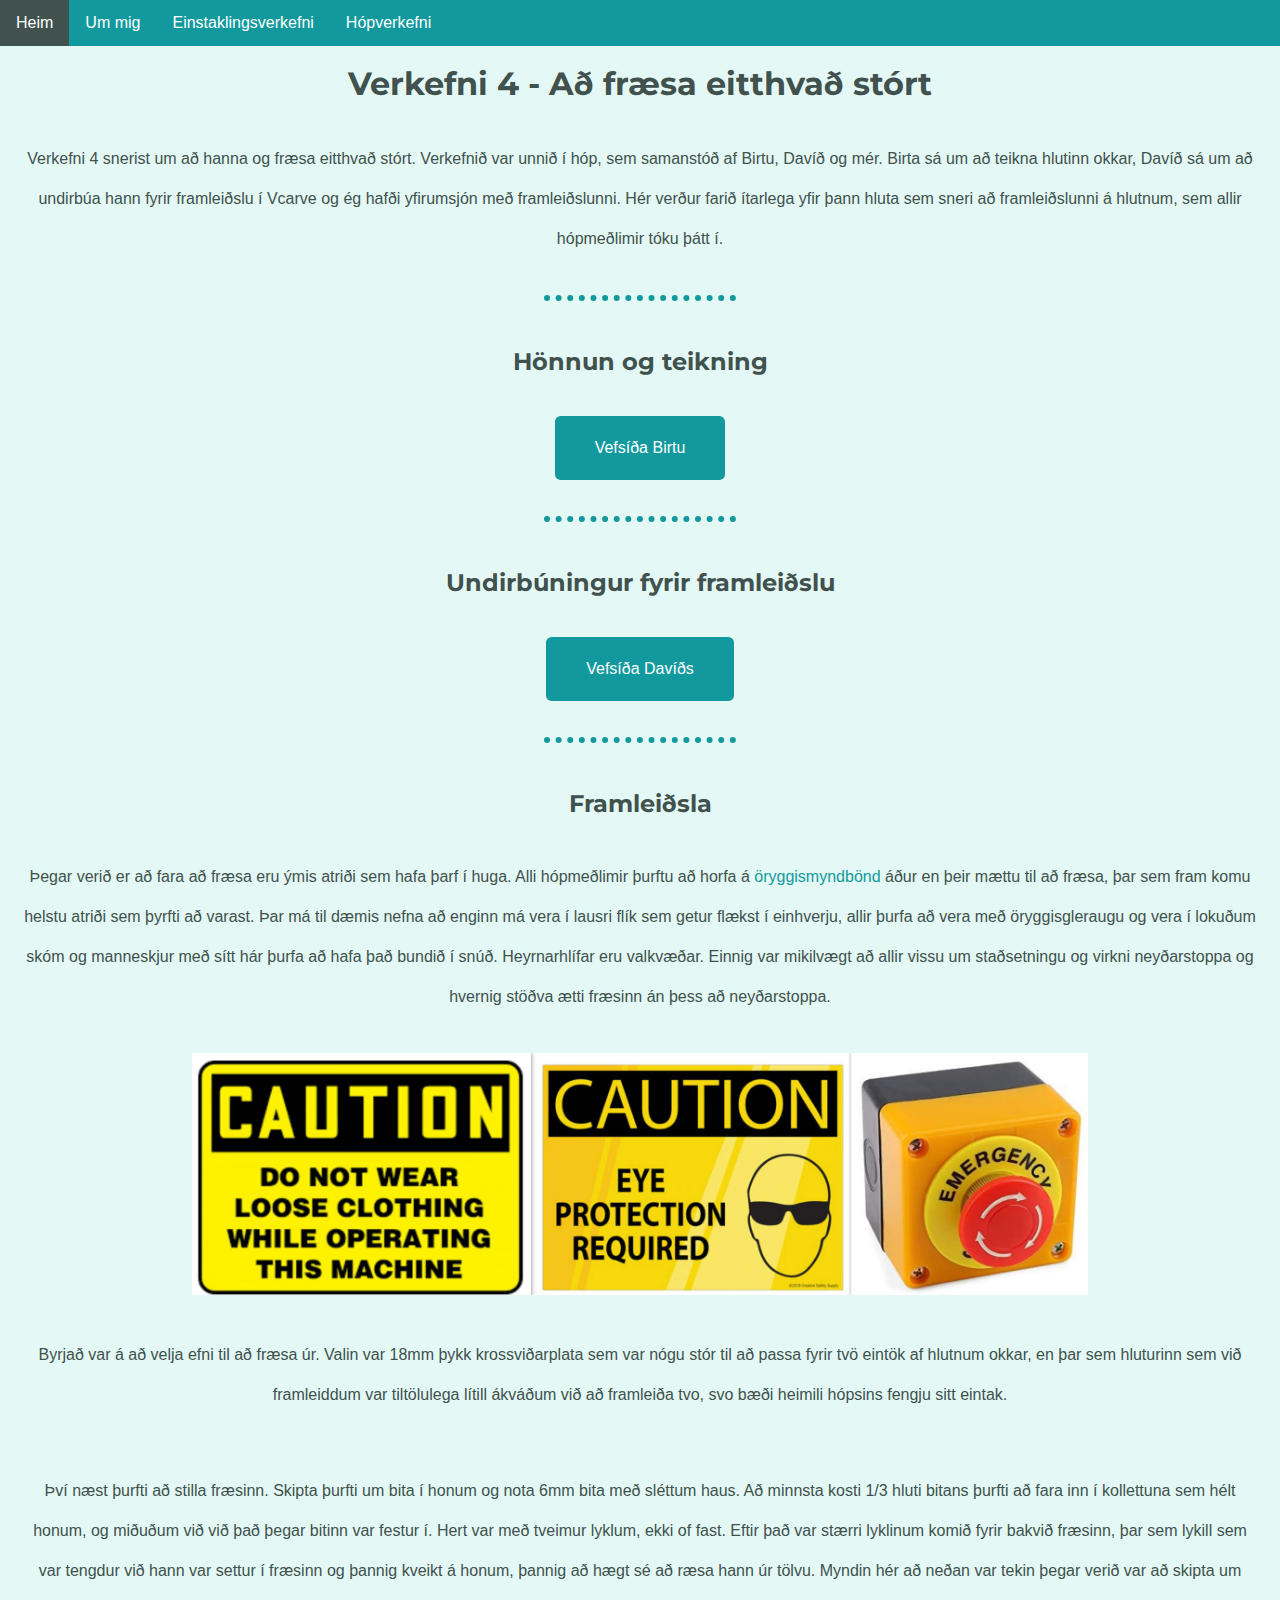
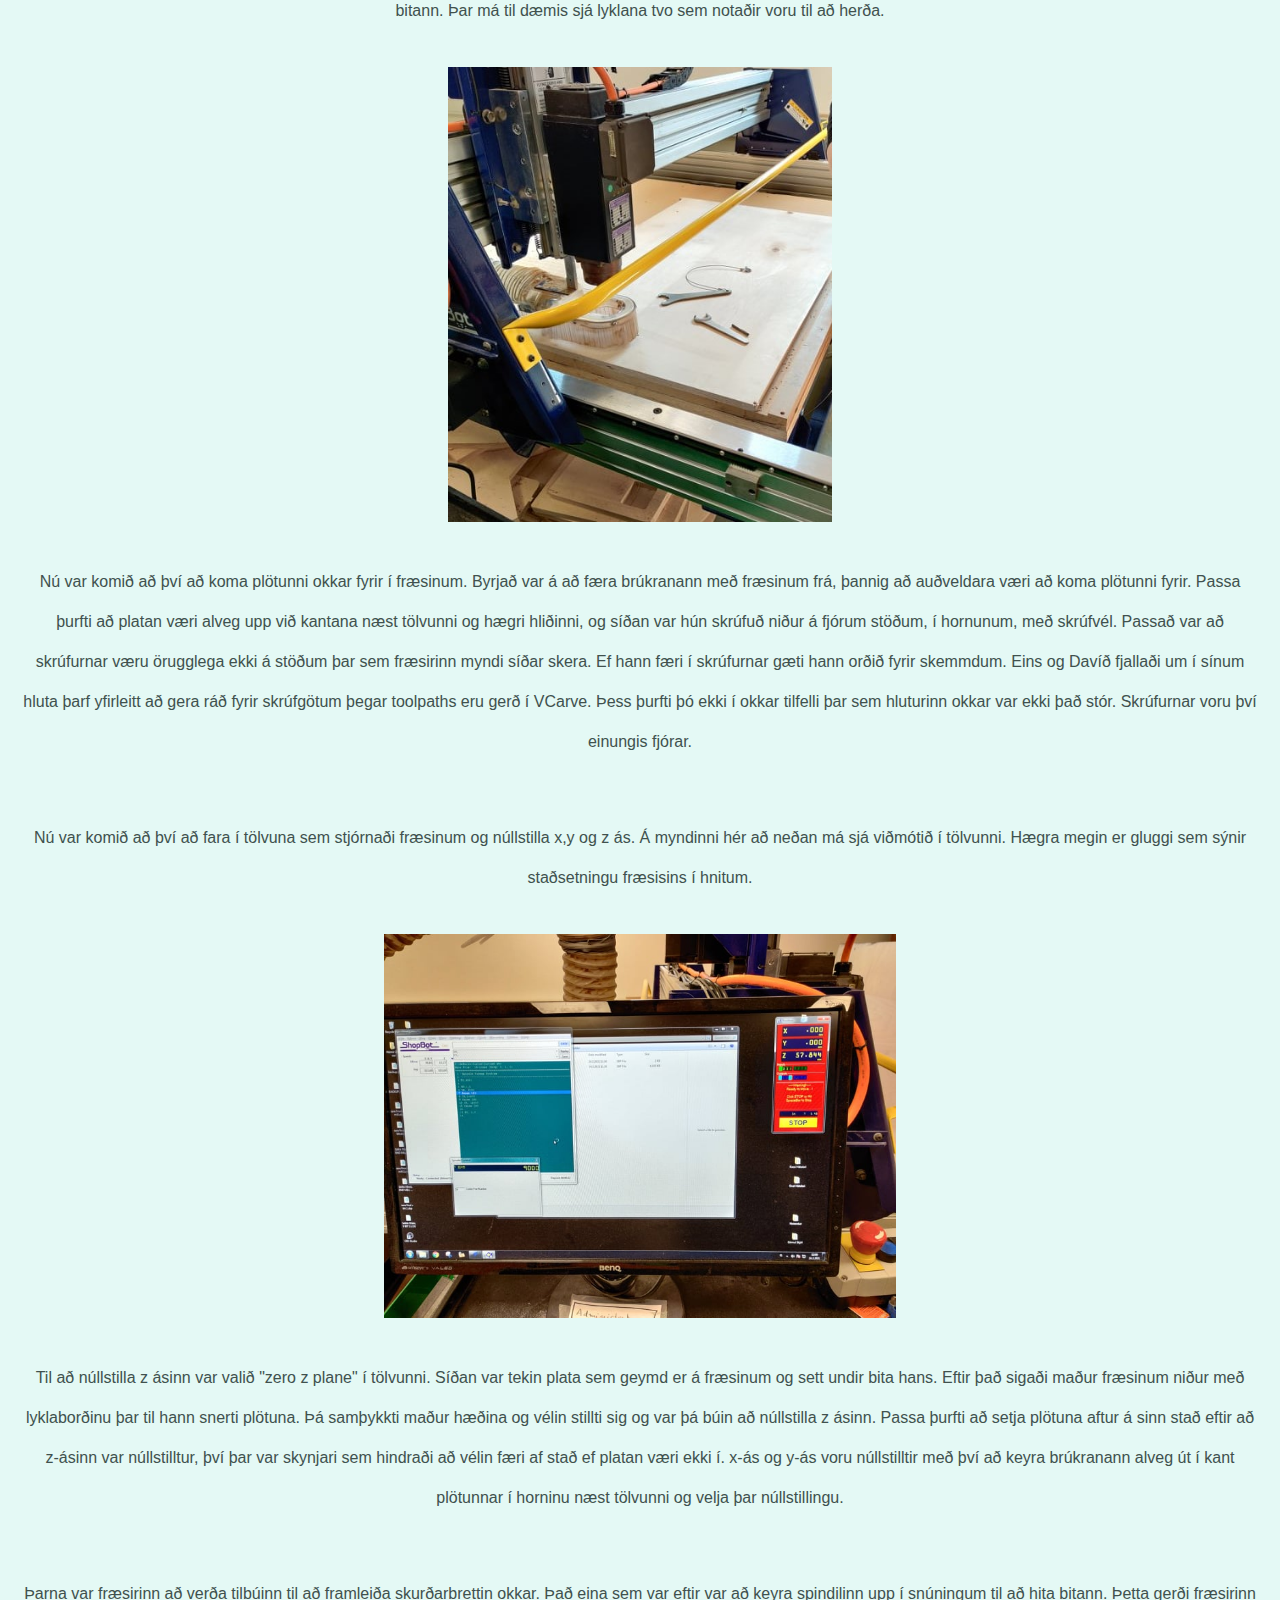
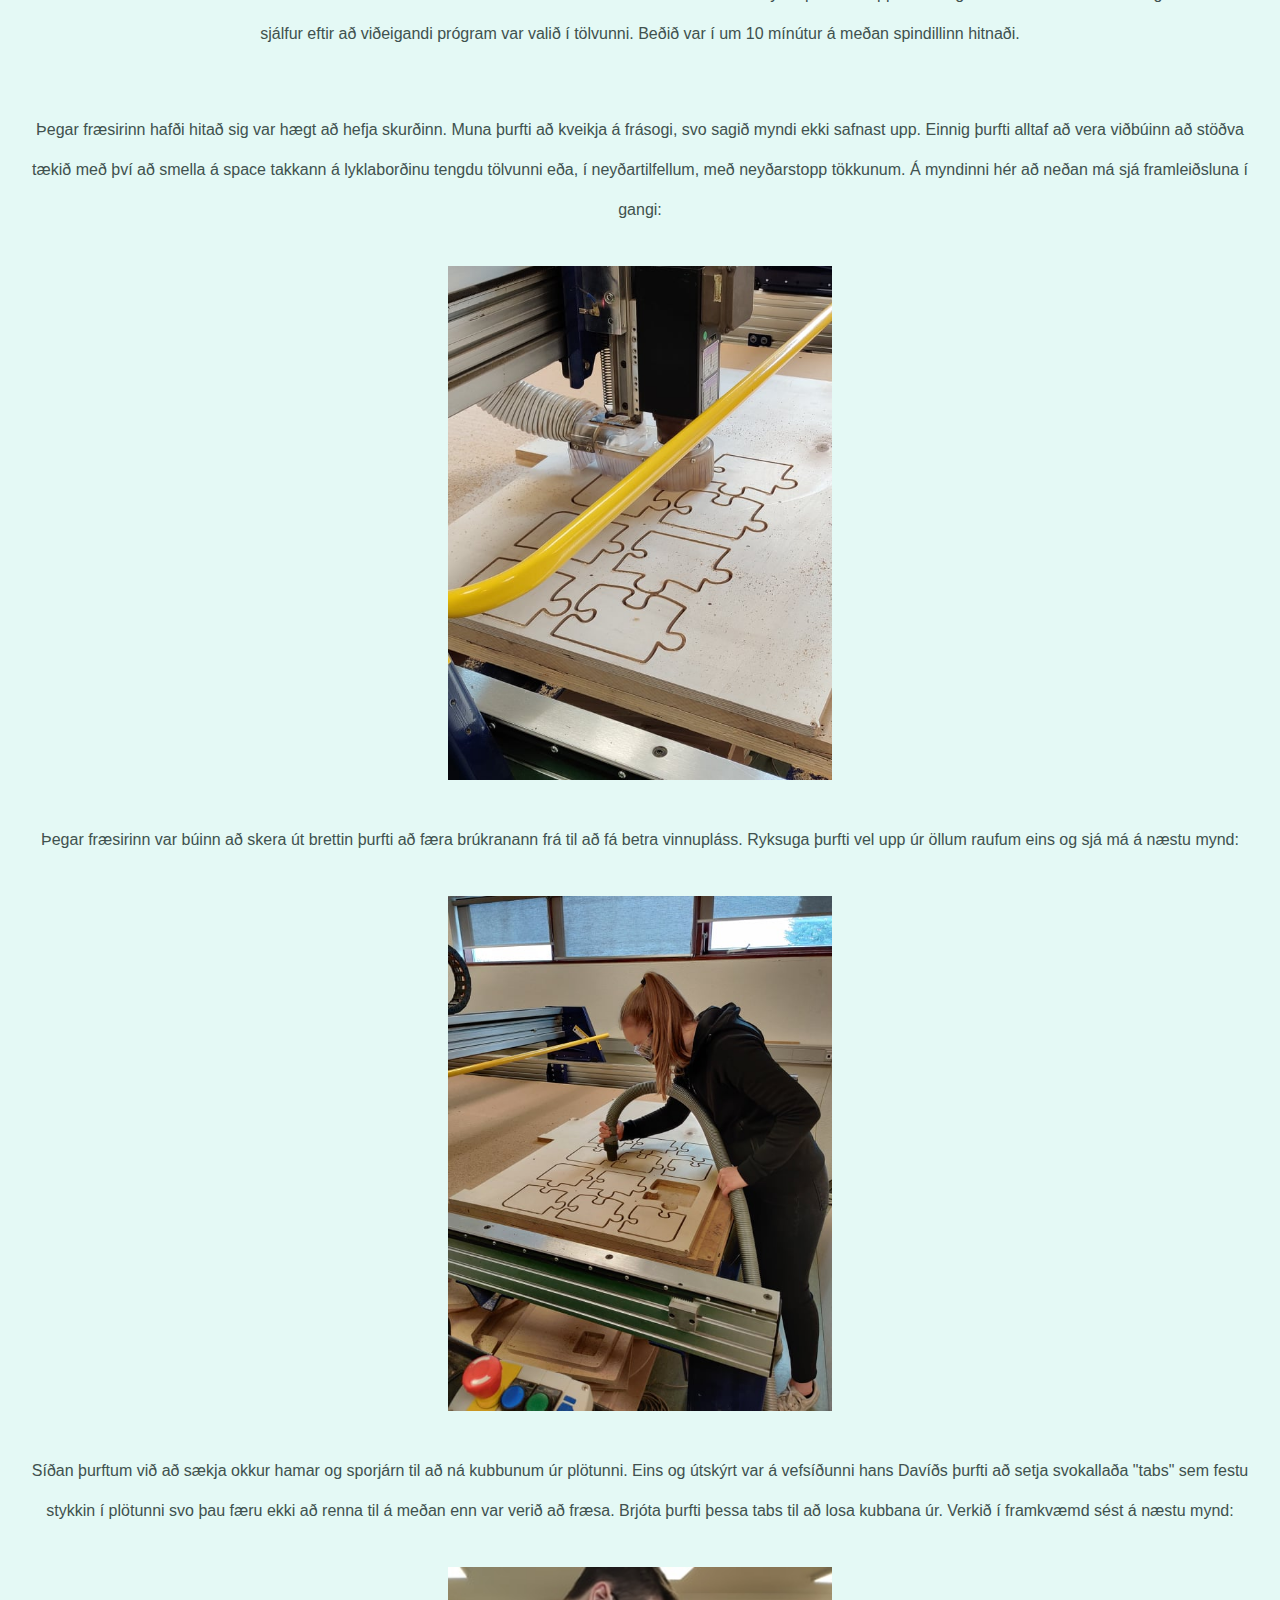
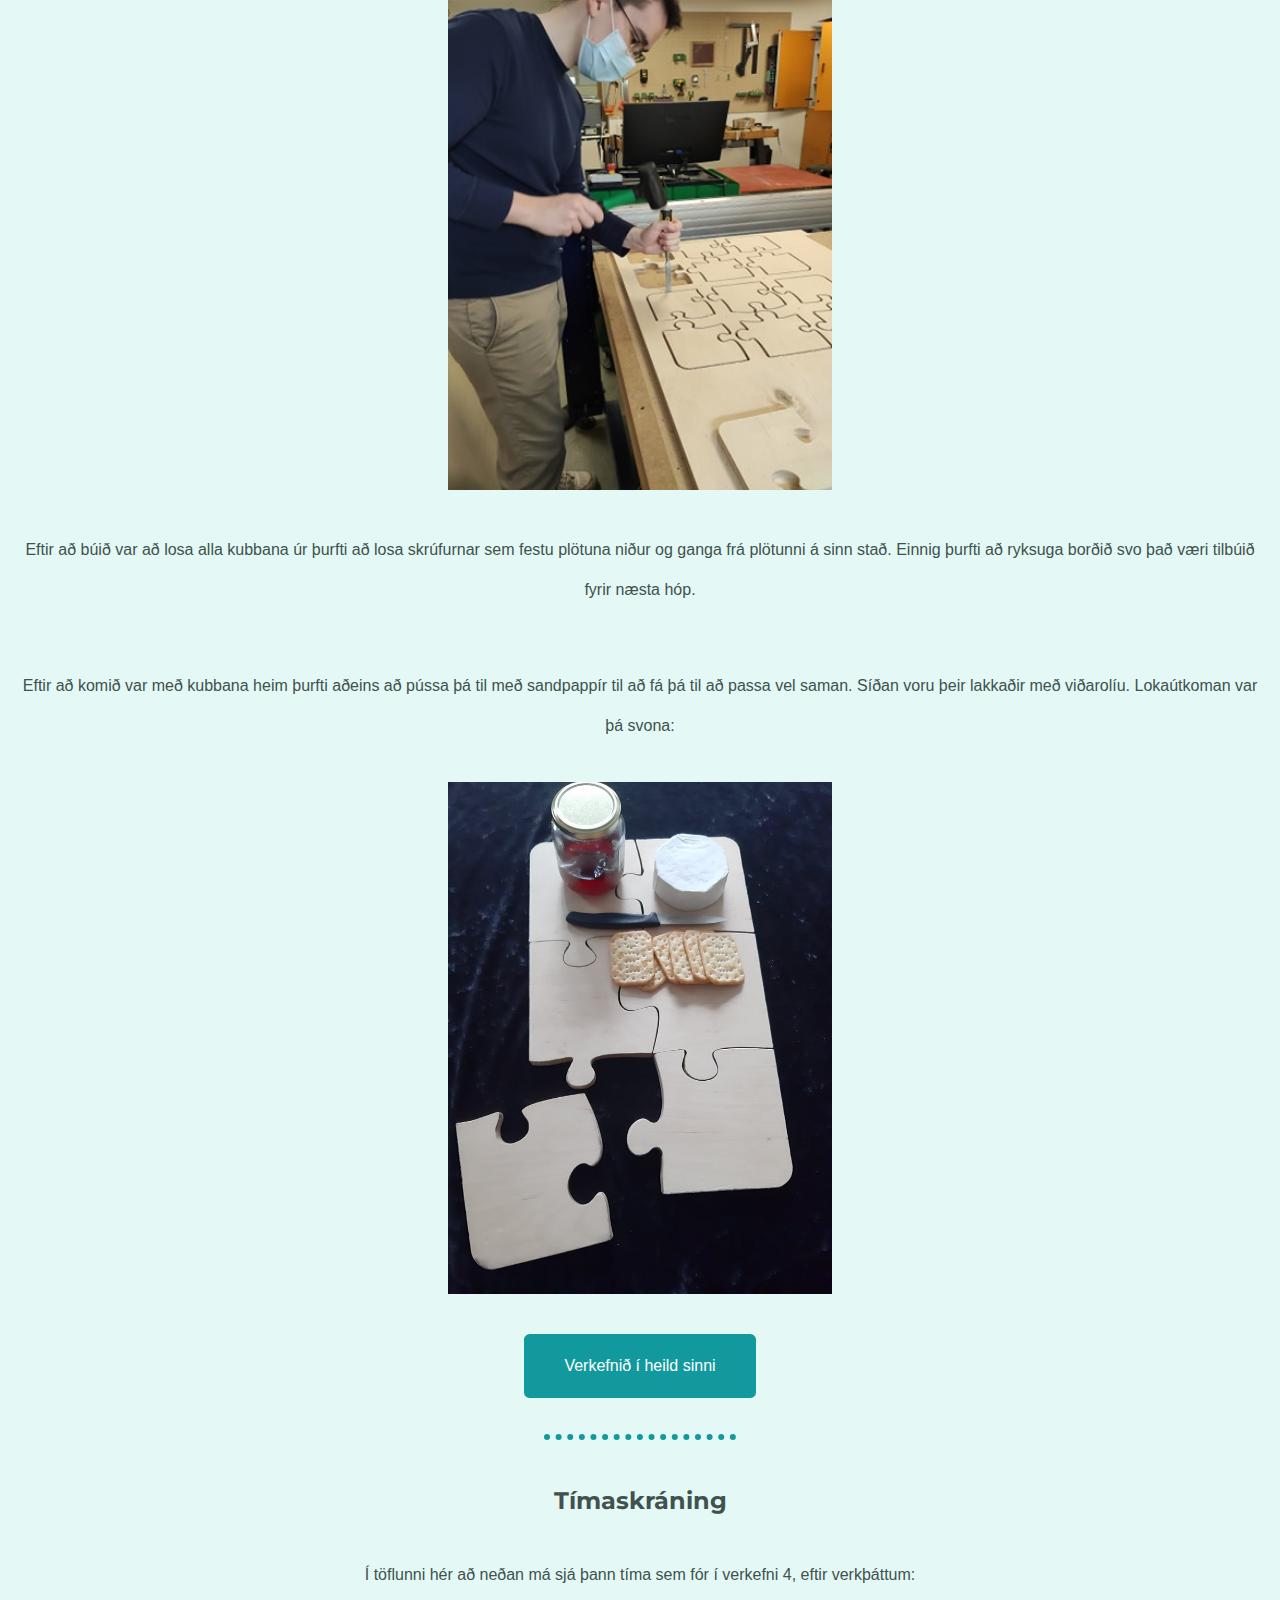
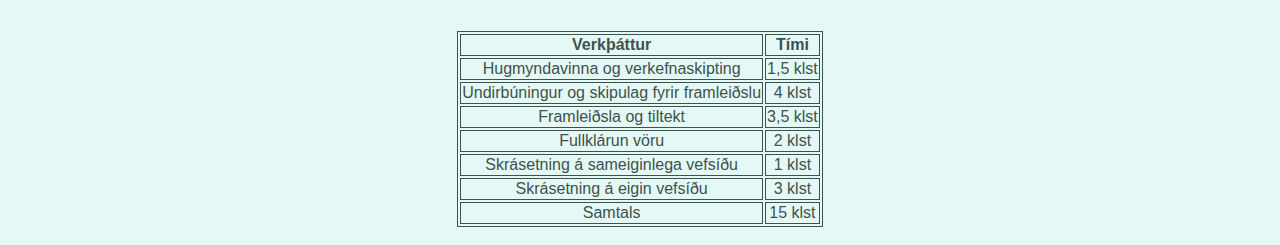
<file: V4.html>
<!DOCTYPE html>
<html lang="en" dir="ltr">

<head>
  <meta charset="utf-8">
  <title>Verkefni 4</title>
  <link rel="stylesheet" href="CSS/styles.css">
  <link rel="icon" href="favicon.ico">
  <link rel="preconnect" href="https://fonts.gstatic.com">
  <link href="https://fonts.googleapis.com/css2?family=Merriweather:wght@300&family=Montserrat&family=Sacramento&display=swap" rel="stylesheet">

</head>

<body>
  <div class="sidebar">
    <ul class="banner">
      <li><a href="index.html">Heim</a></li>
      <li><a href="about.html">Um mig</a></li>
      <li class="dropdown">
        <a href="javascript:void(0)" class="dropbtn">Einstaklingsverkefni</a>
        <div class="dropdown-content">
          <a href="V1.html">V1 - Vefsíðan mín</a>
          <a href="V2.html">V2 - Tölvustuddur skurður</a>
          <a href="V3.html">V3 - 3D prentun og skönnun</a>
          <a href="V4.html">V4 - Að fræsa eitthvað stórt</a>
          <a href="V5.html">V5 - Að fræsa og undirbúa mót</a>
        </div>
      </li>
      <li class="dropdown">
        <a href="javascript:void(0)" class="dropbtn">Hópverkefni</a>
        <div class="dropdown-content">
          <a href="H1.html">V2 - Kerf prófun fyrir tölvustuddan skurð</a>
          <a href="H2.html">V3 - Prófun fyrir 3D prentun</a>
          <a href="H4.html">V4 - Að fræsa eitthvað stórt</a>
          <a href="H5.html">V5 - Að fræsa og undirbúa mót</a>
          <a href="V6.html">V6 - Lokaverkefni</a>
        </div>
      </li>
    </ul>
  </div>

  <br>
  <h1>Verkefni 4 - Að fræsa eitthvað stórt</h1>
  <p>Verkefni 4 snerist um að hanna og fræsa eitthvað stórt. Verkefnið var unnið í hóp, sem samanstóð af Birtu, Davíð og mér. Birta sá um að teikna hlutinn okkar, Davíð sá um að undirbúa hann fyrir framleiðslu í Vcarve og ég hafði yfirumsjón með framleiðslunni. Hér verður farið ítarlega yfir þann hluta sem sneri að framleiðslunni á hlutnum, sem allir hópmeðlimir tóku þátt í.</p>
  <hr>
  <br>
  <h2>Hönnun og teikning</h2>
  <p><a href="https://birtah.github.io/Website-VEL403G/EV4.html" class="button">Vefsíða Birtu</a></p>
  <hr>
  <br>
  <h2>Undirbúningur fyrir framleiðslu</h2>
  <p><a href="https://davidrunar.github.io/vefsidanmin/verkefni4.html" class="button">Vefsíða Davíðs</a></p>
  <hr>
  <br>
  <h2>Framleiðsla</h2>
  <p>Þegar verið er að fara að fræsa eru ýmis atriði sem hafa þarf í huga. Alli hópmeðlimir þurftu að horfa á <a href="https://www.youtube.com/watch?v=fjuG4XchJR8&list=PLU4NWxEpJJum4T0Srnw1mp9xwZyKc09vw">öryggismyndbönd</a> áður en þeir mættu til að fræsa, þar sem fram komu helstu atriði sem þyrfti að varast. Þar má til dæmis nefna að enginn má vera í lausri flík sem getur flækst í einhverju, allir þurfa að vera með öryggisgleraugu og vera í lokuðum skóm og manneskjur með sítt hár þurfa að hafa það bundið í snúð. Heyrnarhlífar eru valkvæðar. Einnig var mikilvægt að allir vissu um staðsetningu og virkni neyðarstoppa og hvernig stöðva ætti fræsinn án þess að neyðarstoppa.</p>
  <img class="param" src="V4-img/varud.jpg" alt="">
  <p>Byrjað var á að velja efni til að fræsa úr. Valin var 18mm þykk krossviðarplata sem var nógu stór til að passa fyrir tvö eintök af hlutnum okkar, en þar sem hluturinn sem við framleiddum var tiltölulega lítill ákváðum við að framleiða tvo, svo bæði heimili hópsins fengju sitt eintak.</p>
  <p>Því næst þurfti að stilla fræsinn. Skipta þurfti um bita í honum og nota 6mm bita með sléttum haus. Að minnsta kosti 1/3 hluti bitans þurfti að fara inn í kollettuna sem hélt honum, og miðuðum við við það þegar bitinn var festur í. Hert var með tveimur lyklum, ekki of fast. Eftir það var stærri lyklinum komið fyrir bakvið fræsinn, þar sem lykill sem var tengdur við hann var settur í fræsinn og þannig kveikt á honum, þannig að hægt sé að ræsa hann úr tölvu. Myndin hér að neðan var tekin þegar verið var að skipta um bitann. Þar má til dæmis sjá lyklana tvo sem notaðir voru til að herða.</p>
  <img class="profun" src="V4-img/biti.jpg" alt="">
  <p>Nú var komið að því að koma plötunni okkar fyrir í fræsinum. Byrjað var á að færa brúkranann með fræsinum frá, þannig að auðveldara væri að koma plötunni fyrir. Passa þurfti að platan væri alveg upp við kantana næst tölvunni og hægri hliðinni, og síðan var hún skrúfuð niður á fjórum stöðum, í hornunum, með skrúfvél. Passað var að skrúfurnar væru örugglega ekki á stöðum þar sem fræsirinn myndi síðar skera. Ef hann færi í skrúfurnar gæti hann orðið fyrir skemmdum. Eins og Davíð fjallaði um í sínum hluta þarf yfirleitt að gera ráð fyrir skrúfgötum þegar toolpaths eru gerð í VCarve. Þess þurfti þó ekki í okkar tilfelli þar sem hluturinn okkar var ekki það stór. Skrúfurnar voru því einungis fjórar.</p>
  <p>Nú var komið að því að fara í tölvuna sem stjórnaði fræsinum og núllstilla x,y og z ás. Á myndinni hér að neðan má sjá viðmótið í tölvunni. Hægra megin er gluggi sem sýnir staðsetningu fræsisins í hnitum.</p>
  <img class="timi" src="V4-img/tolva.jpg" alt="">
  <p>Til að núllstilla z ásinn var valið "zero z plane" í tölvunni. Síðan var tekin plata sem geymd er á fræsinum og sett undir bita hans. Eftir það sigaði maður fræsinum niður með lyklaborðinu þar til hann snerti plötuna. Þá samþykkti maður hæðina og vélin stillti sig og var þá búin að núllstilla z ásinn. Passa þurfti að setja plötuna aftur á sinn stað eftir að z-ásinn var núllstilltur, því þar var skynjari sem hindraði að vélin færi af stað ef platan væri ekki í. x-ás og y-ás voru núllstilltir með því að keyra brúkranann alveg út í kant plötunnar í horninu næst tölvunni og velja þar núllstillingu.</p>
  <p>Þarna var fræsirinn að verða tilbúinn til að framleiða skurðarbrettin okkar. Það eina sem var eftir var að keyra spindilinn upp í snúningum til að hita bitann. Þetta gerði fræsirinn sjálfur eftir að viðeigandi prógram var valið í tölvunni. Beðið var í um 10 mínútur á meðan spindillinn hitnaði.</p>
  <p>Þegar fræsirinn hafði hitað sig var hægt að hefja skurðinn. Muna þurfti að kveikja á frásogi, svo sagið myndi ekki safnast upp. Einnig þurfti alltaf að vera viðbúinn að stöðva tækið með því að smella á space takkann á lyklaborðinu tengdu tölvunni eða, í neyðartilfellum, með neyðarstopp tökkunum. Á myndinni hér að neðan má sjá framleiðsluna í gangi:</p>
  <img class="profun "src="H4-img/framl.jpg" alt="">
  <p>Þegar fræsirinn var búinn að skera út brettin þurfti að færa brúkranann frá til að fá betra vinnupláss. Ryksuga þurfti vel upp úr öllum raufum eins og sjá má á næstu mynd:</p>
  <img class="profun" src="V4-img/ryksuga.jpg" alt="">
  <p>Síðan þurftum við að sækja okkur hamar og sporjárn til að ná kubbunum úr plötunni. Eins og útskýrt var á vefsíðunni hans Davíðs þurfti að setja svokallaða "tabs" sem festu stykkin í plötunni svo þau færu ekki að renna til á meðan enn var verið að fræsa. Brjóta þurfti þessa tabs til að losa kubbana úr. Verkið í framkvæmd sést á næstu mynd:</p>
  <img class="profun" src="V4-img/tabs.jpg" alt="">
  <p>Eftir að búið var að losa alla kubbana úr þurfti að losa skrúfurnar sem festu plötuna niður og ganga frá plötunni á sinn stað. Einnig þurfti að ryksuga borðið svo það væri tilbúið fyrir næsta hóp.</p>
  <p>Eftir að komið var með kubbana heim þurfti aðeins að pússa þá til með sandpappír til að fá þá til að passa vel saman. Síðan voru þeir lakkaðir með viðarolíu. Lokaútkoman var þá svona:</p>
  <img class="profun" src="H4-img/nidurstada.jpg" alt="">
  <p><a href="https://elisaosk.github.io/VefsidanMin/H4.html" class="button">Verkefnið í heild sinni</a></p>
  <hr>
  <br>
  <h2>Tímaskráning</h2>
  <p>Í töflunni hér að neðan má sjá þann tíma sem fór í verkefni 4, eftir verkþáttum:</p>
  <style type="text/css">
.tg  {border-collapse:collapse;border-spacing:0;}
.tg td{border-color:black;border-style:solid;border-width:1px;font-family:Arial, sans-serif;font-size:14px;
  overflow:hidden;padding:10px 5px;word-break:normal;}
.tg th{border-color:black;border-style:solid;border-width:1px;font-family:Arial, sans-serif;font-size:14px;
  font-weight:normal;overflow:hidden;padding:10px 5px;word-break:normal;}
.tg .tg-baqh{text-align:center;vertical-align:top}
.tg .tg-amwm{font-weight:bold;text-align:center;vertical-align:top}
</style>
<table class="center">
<thead>
  <tr>
    <th class="tg-amwm">Verkþáttur</th>
    <th class="tg-amwm">Tími</th>
  </tr>
</thead>
<tbody>
  <tr>
    <td class="tg-baqh">Hugmyndavinna og verkefnaskipting</td>
    <td class="tg-baqh">1,5 klst</td>
  </tr>
  <tr>
    <td class="tg-baqh">Undirbúningur og skipulag fyrir framleiðslu</td>
    <td class="tg-baqh">4 klst</td>
  </tr>
  <tr>
    <td class="tg-baqh">Framleiðsla og tiltekt</td>
    <td class="tg-baqh">3,5 klst</td>
  </tr>
  <tr>
    <td class="tg-baqh">Fullklárun vöru</td>
    <td class="tg-baqh">2 klst</td>
  </tr>
  <tr>
    <td class="tg-baqh">Skrásetning á sameiginlega vefsíðu</td>
    <td class="tg-baqh">1 klst</td>
  </tr>
  <tr>
    <td class="tg-baqh">Skrásetning á eigin vefsíðu</td>
    <td class="tg-baqh">3 klst</td>
  </tr>
  <tr>
    <td class="tg-amwm">Samtals</td>
    <td class="tg-amwm">15 klst</td>
  </tr>
</tbody>
</table>
<br>
</body>
</html>
</file>
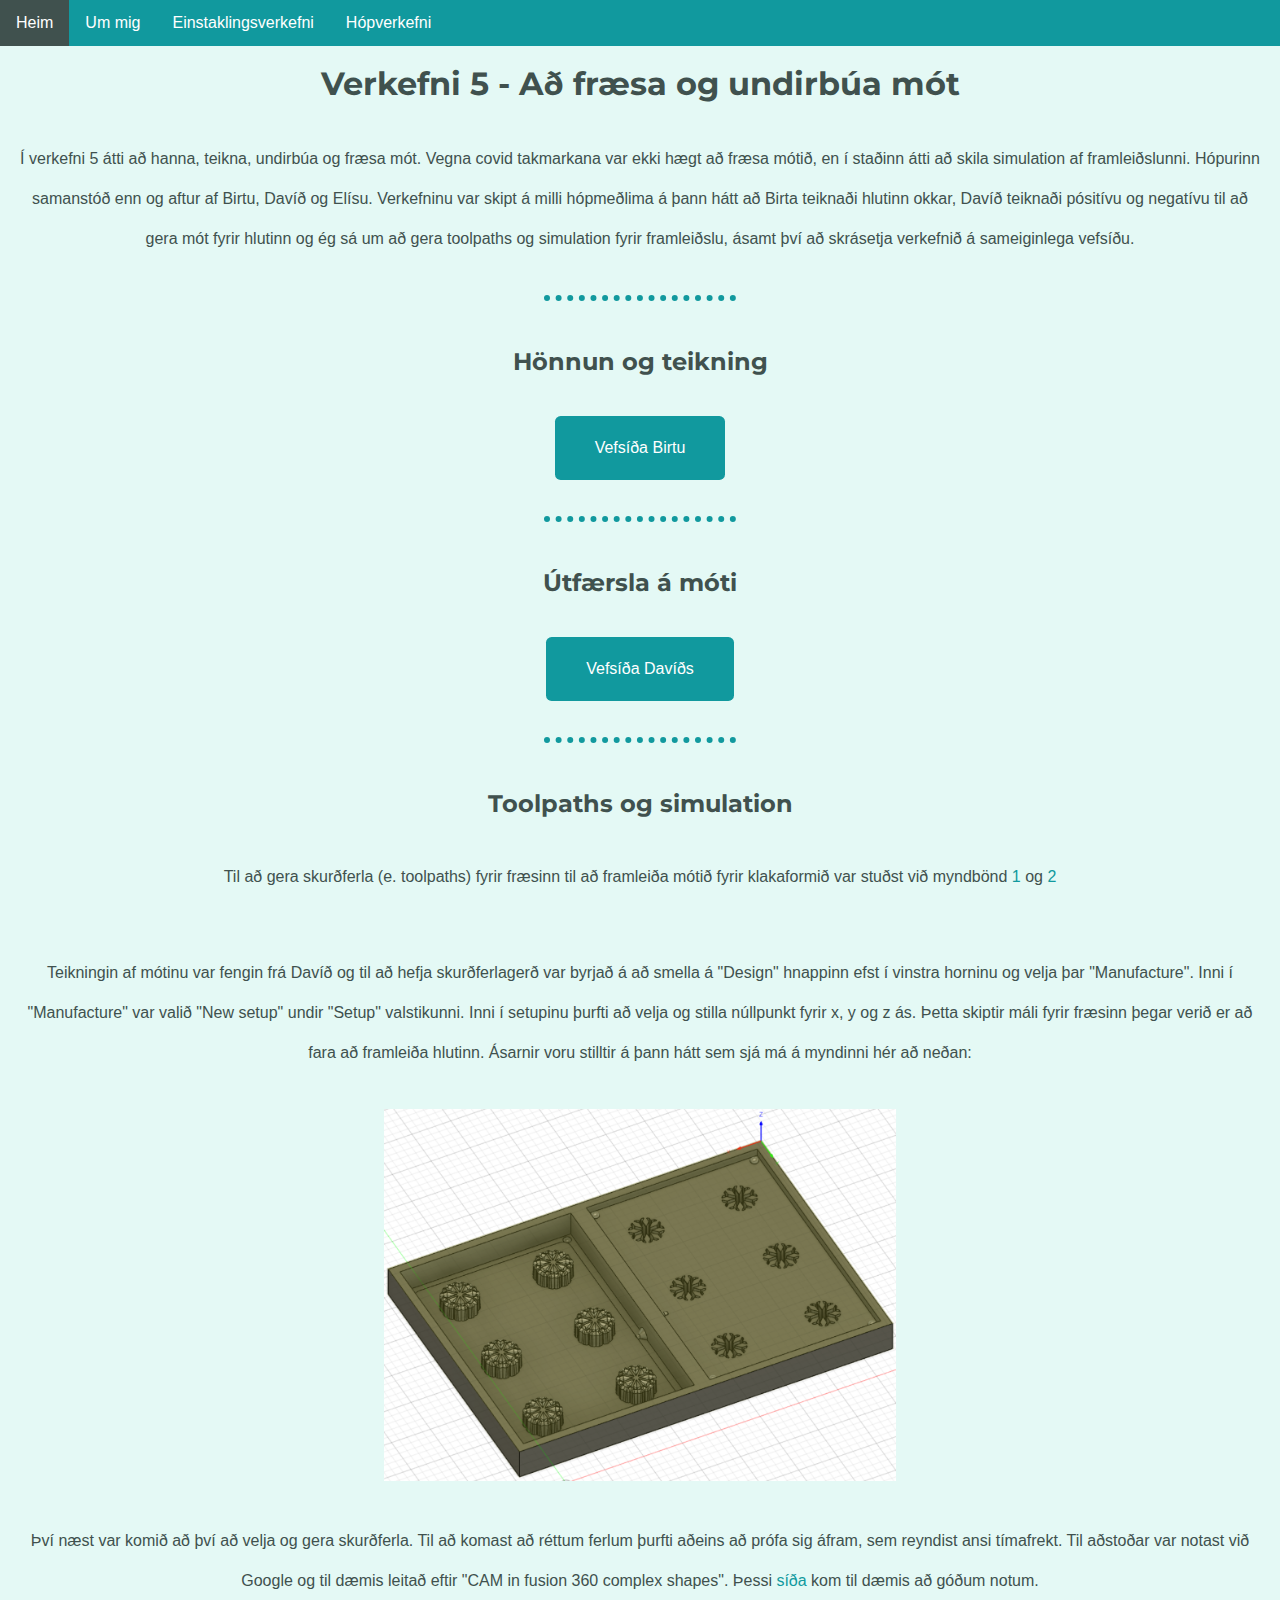
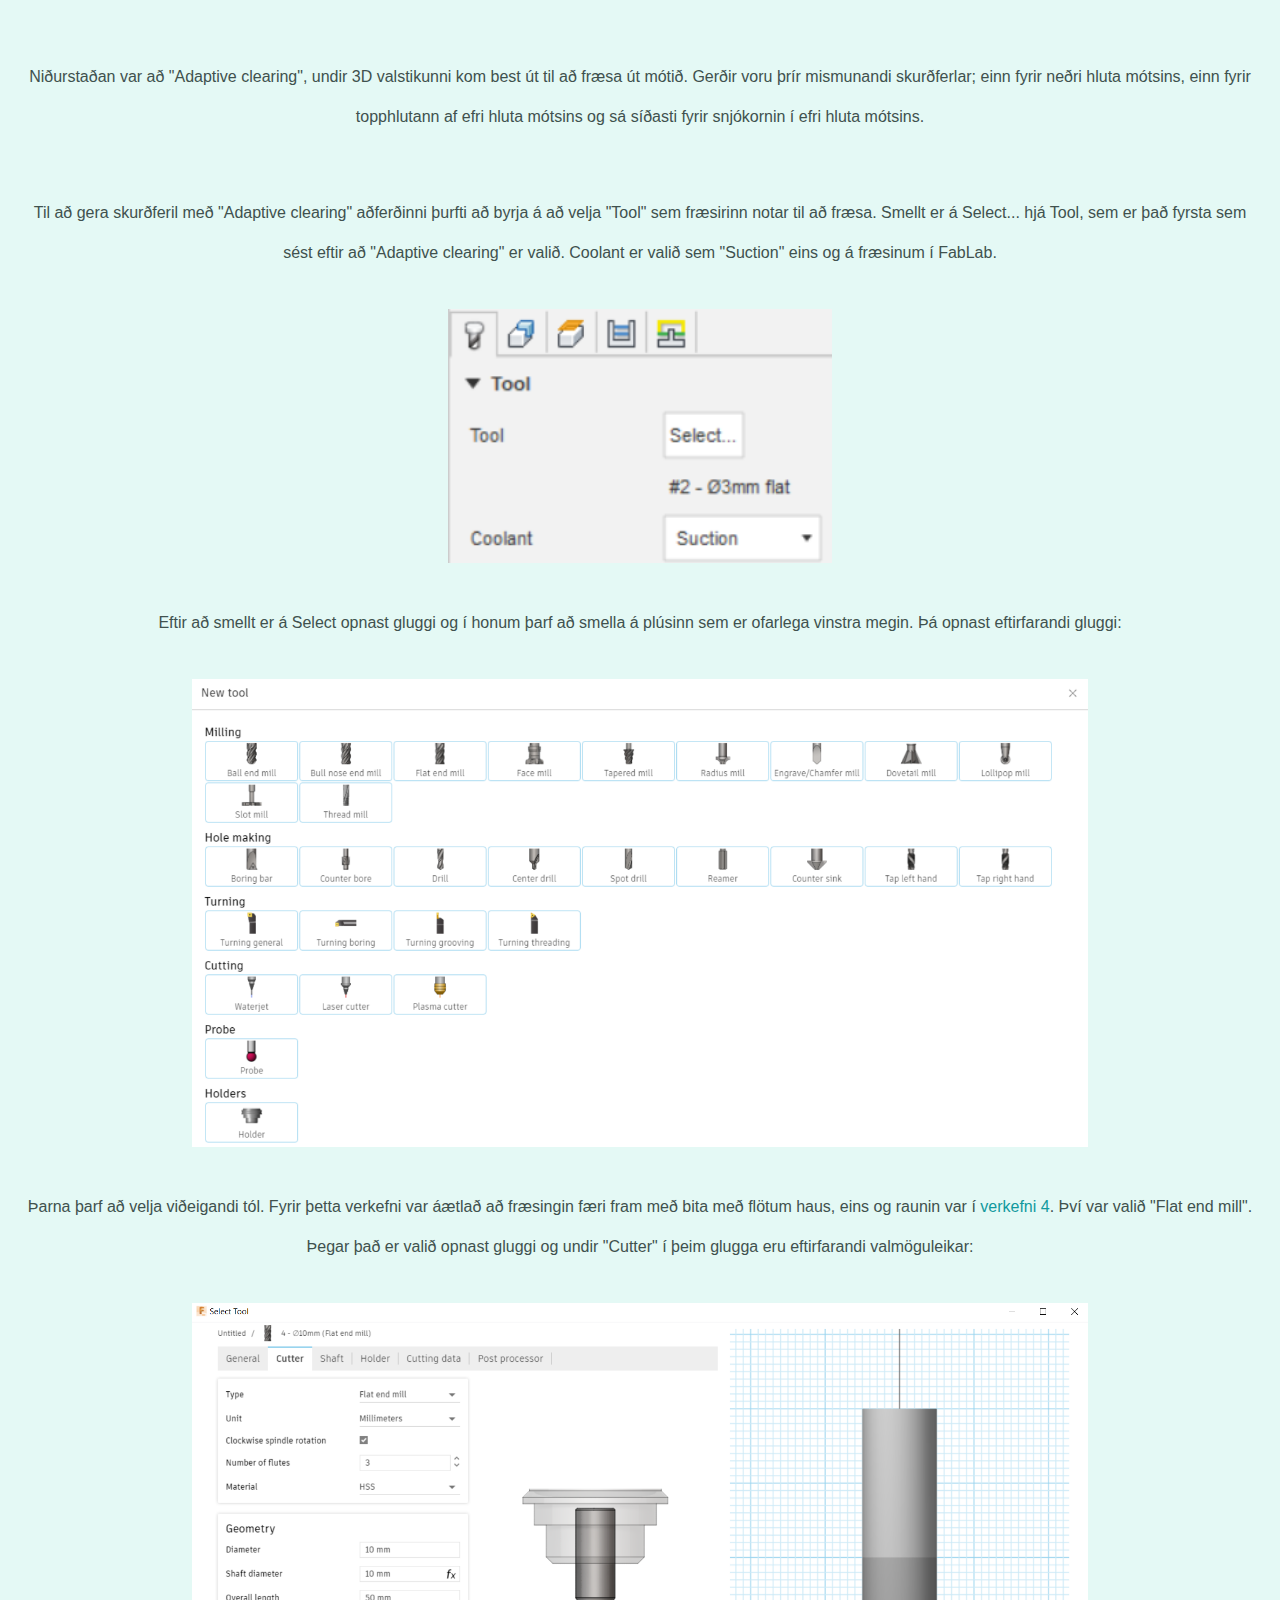
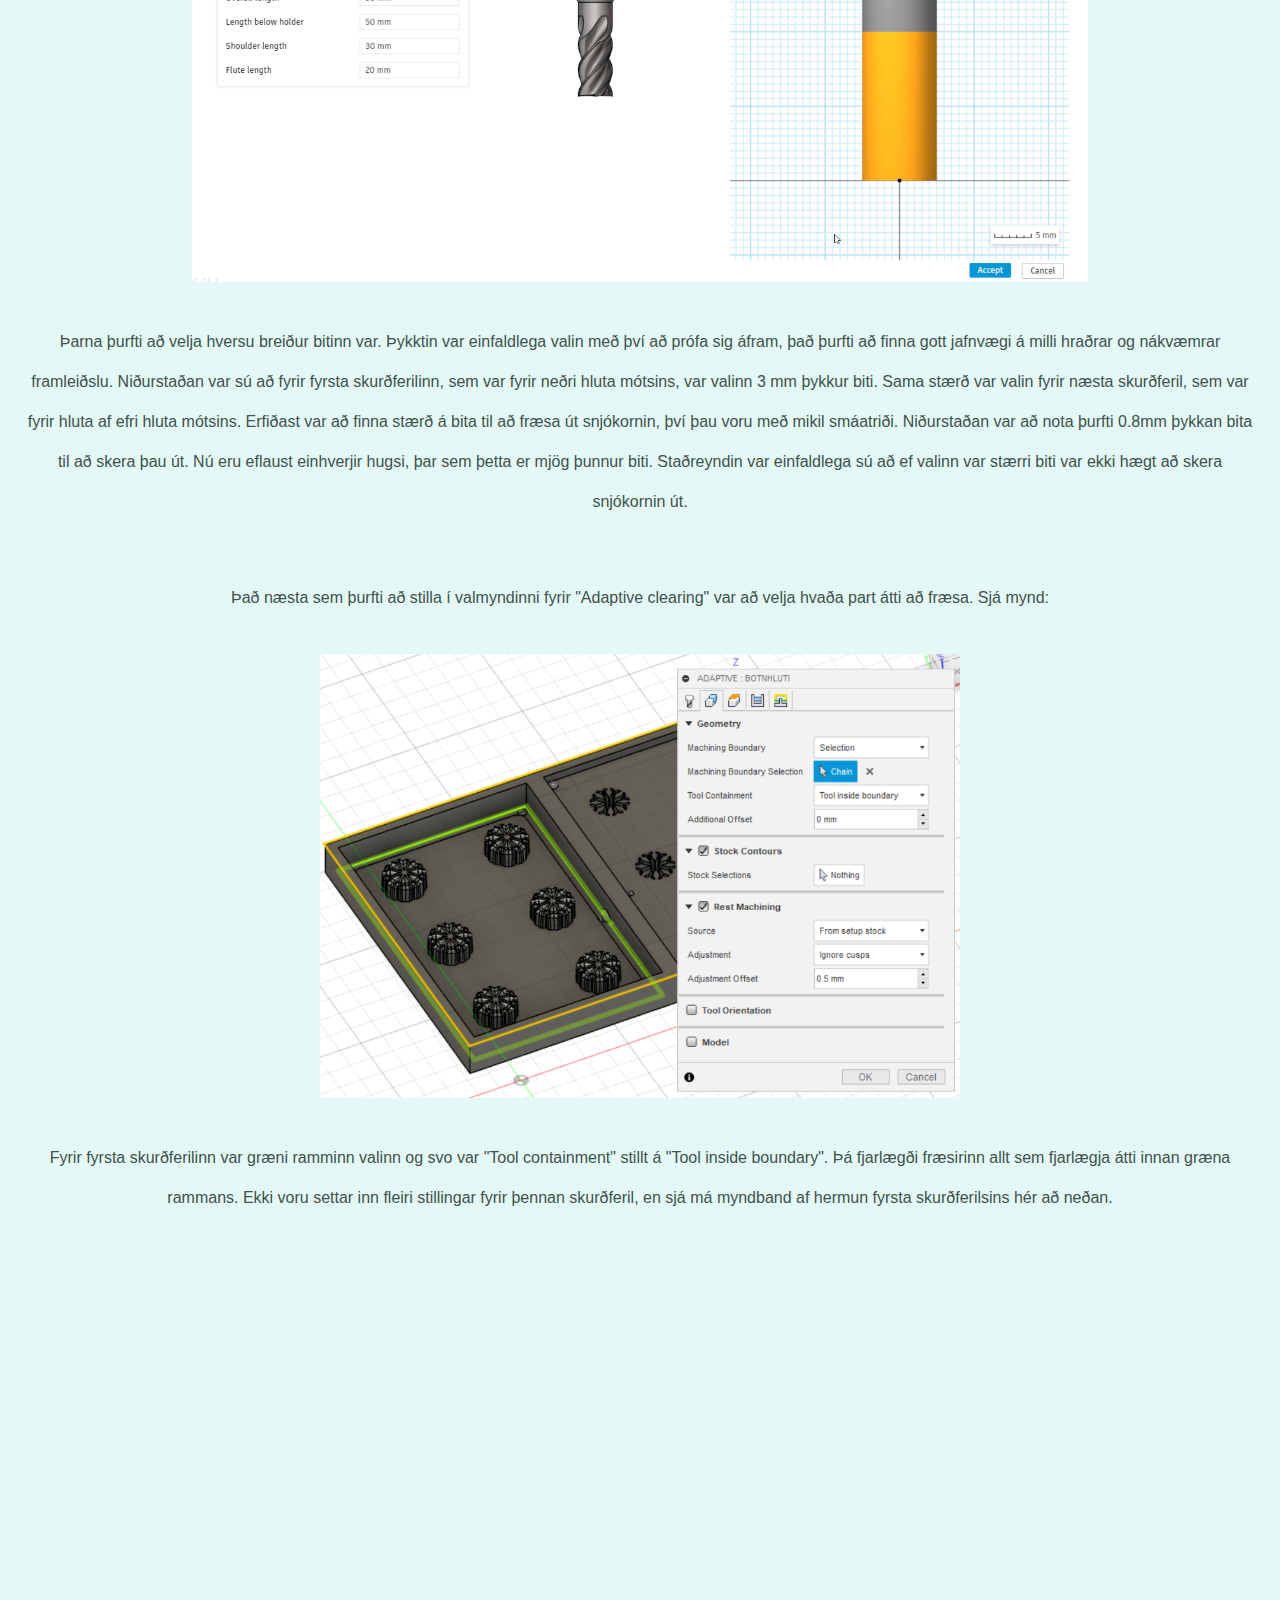
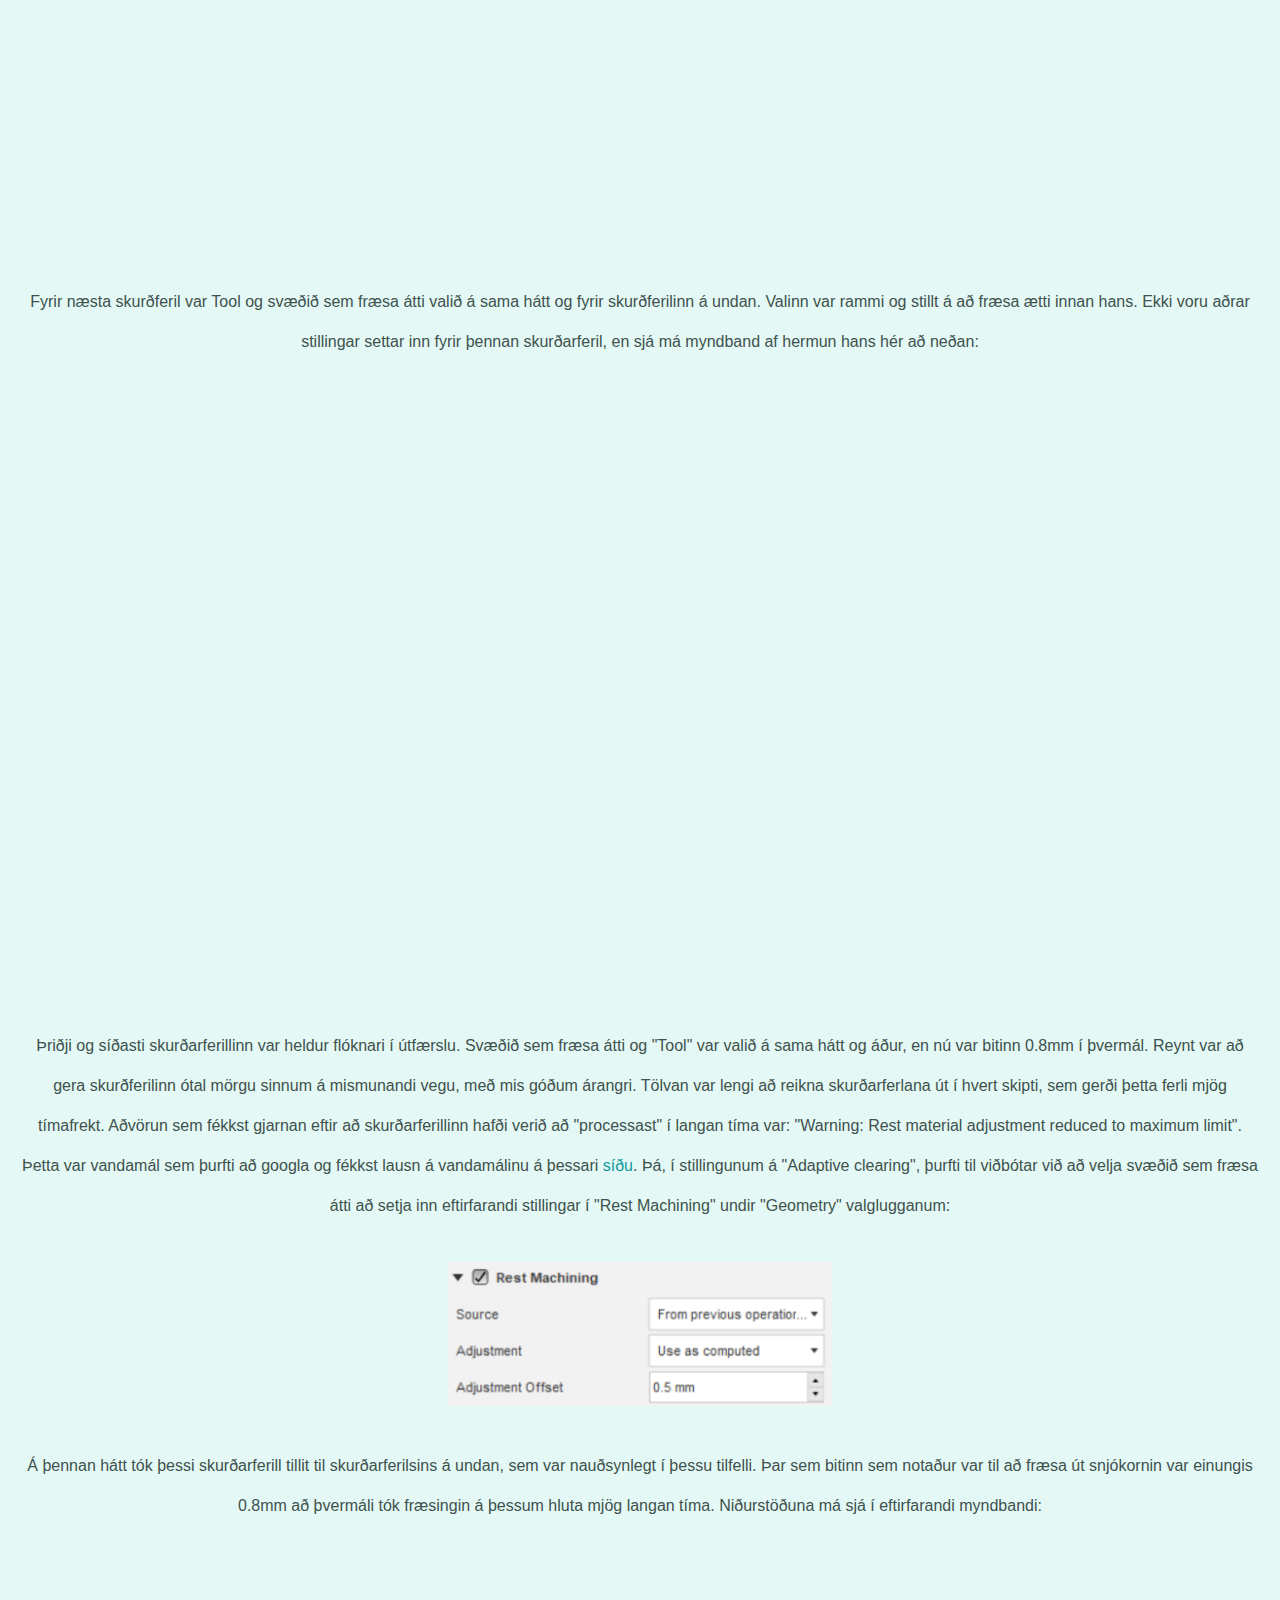
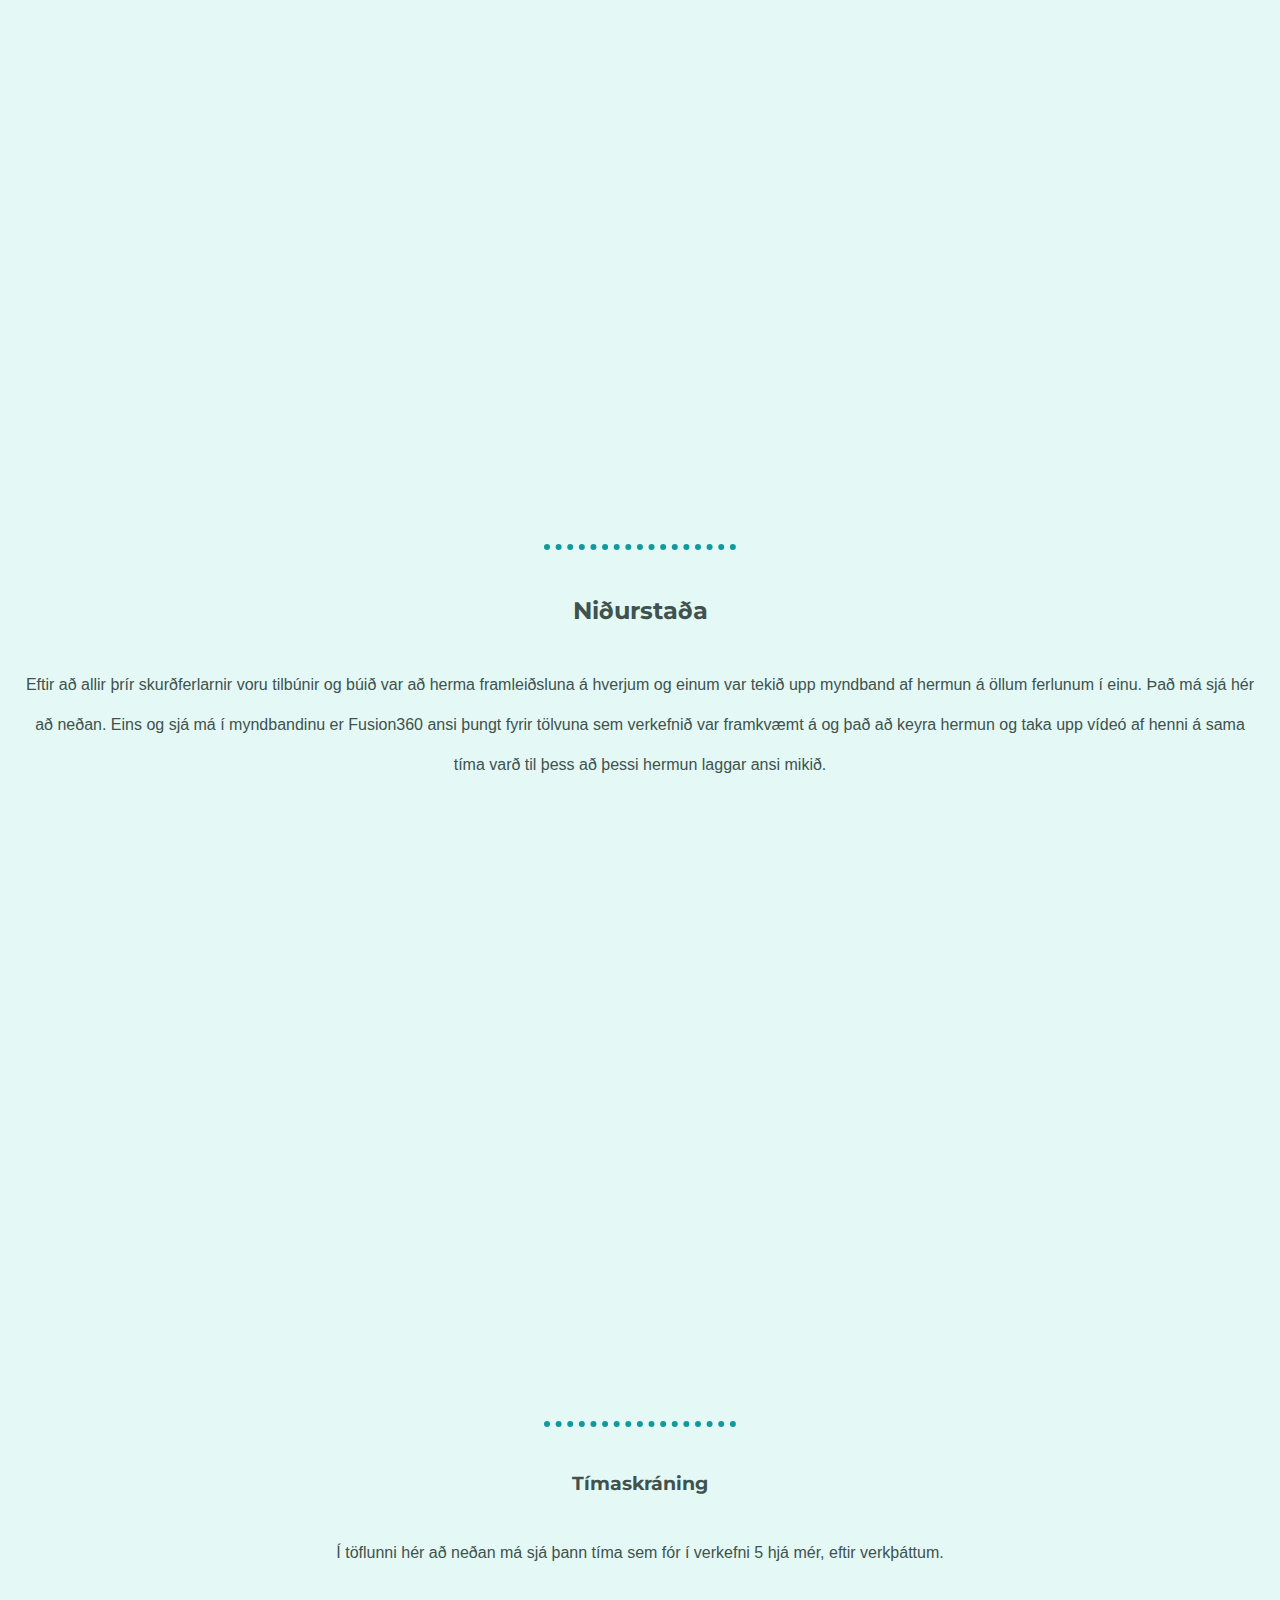
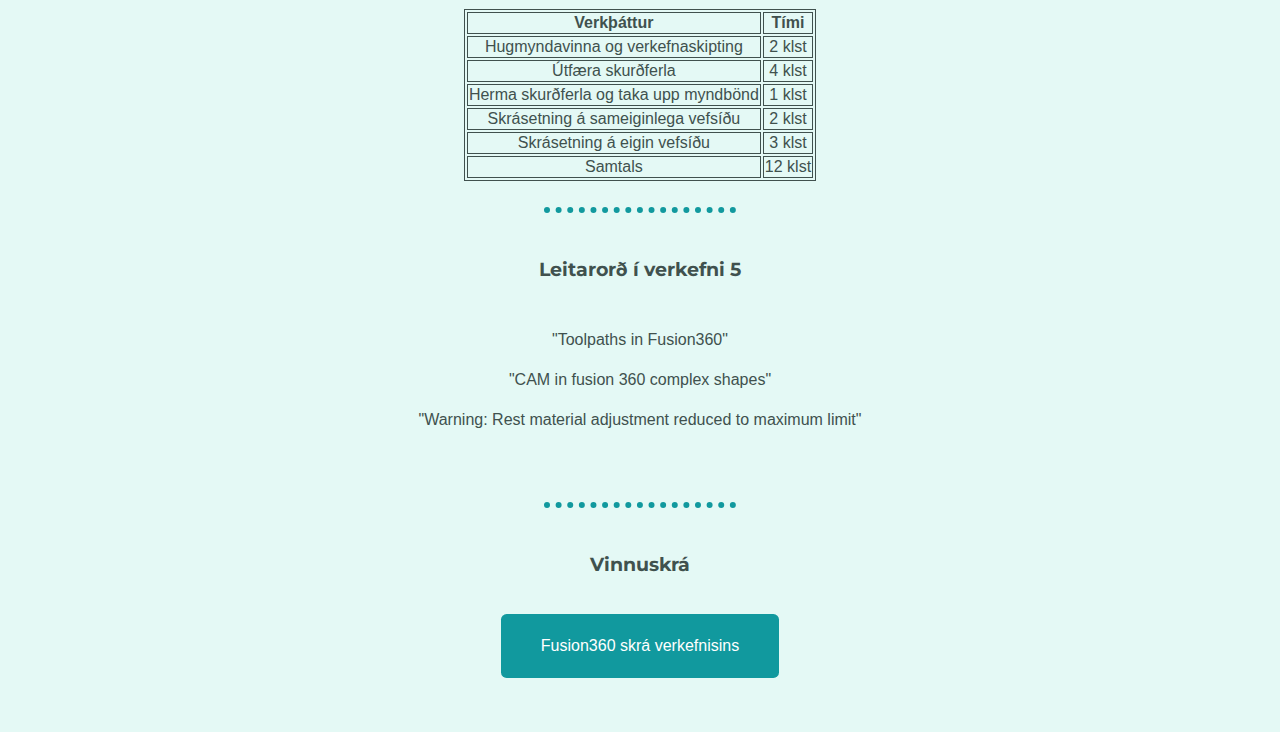
<file: V5.html>
<!DOCTYPE html>
<html lang="en" dir="ltr">

<head>
  <meta charset="utf-8">
  <title>Verkefni 5</title>
  <link rel="stylesheet" href="CSS/styles.css">
  <link rel="icon" href="favicon.ico">
  <link rel="preconnect" href="https://fonts.gstatic.com">
  <link href="https://fonts.googleapis.com/css2?family=Merriweather:wght@300&family=Montserrat&family=Sacramento&display=swap" rel="stylesheet">

</head>

<body>
  <div class="sidebar">
    <ul class="banner">
      <li><a href="index.html">Heim</a></li>
      <li><a href="about.html">Um mig</a></li>
      <li class="dropdown">
        <a href="javascript:void(0)" class="dropbtn">Einstaklingsverkefni</a>
        <div class="dropdown-content">
          <a href="V1.html">V1 - Vefsíðan mín</a>
          <a href="V2.html">V2 - Tölvustuddur skurður</a>
          <a href="V3.html">V3 - 3D prentun og skönnun</a>
          <a href="V4.html">V4 - Að fræsa eitthvað stórt</a>
          <a href="V5.html">V5 - Að fræsa og undirbúa mót</a>
        </div>
      </li>
      <li class="dropdown">
        <a href="javascript:void(0)" class="dropbtn">Hópverkefni</a>
        <div class="dropdown-content">
          <a href="H1.html">V2 - Kerf prófun fyrir tölvustuddan skurð</a>
          <a href="H2.html">V3 - Prófun fyrir 3D prentun</a>
          <a href="H4.html">V4 - Að fræsa eitthvað stórt</a>
          <a href="H5.html">V5 - Að fræsa og undirbúa mót</a>
          <a href="V6.html">V6 - Lokaverkefni</a>
        </div>
      </li>
    </ul>
  </div>

  <br>
  <h1>Verkefni 5 - Að fræsa og undirbúa mót</h1>
  <p>Í verkefni 5 átti að hanna, teikna, undirbúa og fræsa mót. Vegna covid takmarkana var ekki hægt að fræsa mótið, en í staðinn átti að skila simulation af framleiðslunni. Hópurinn samanstóð enn og aftur af Birtu, Davíð og Elísu. Verkefninu var skipt á milli hópmeðlima á þann hátt að Birta teiknaði hlutinn okkar, Davíð teiknaði pósitívu og negatívu til að gera mót fyrir hlutinn og ég sá um að gera toolpaths og simulation fyrir framleiðslu, ásamt því að skrásetja verkefnið á sameiginlega vefsíðu.</p>
  <hr>
  <br>
  <h2>Hönnun og teikning</h2>
  <p><a href="https://birtah.github.io/Website-VEL403G/EV5.html" class="button">Vefsíða Birtu</a></p>
  <hr>
  <br>
  <h2>Útfærsla á móti</h2>
  <p><a href="https://davidrunar.github.io/vefsidanmin/verkefni5.html" class="button">Vefsíða Davíðs</a></p>
  <hr>
  <br>
  <h2>Toolpaths og simulation</h2>
  <p>Til að gera skurðferla (e. toolpaths) fyrir fræsinn til að framleiða mótið fyrir klakaformið var stuðst við myndbönd <a href="https://www.youtube.com/watch?v=whGKwsEY4Vo">1</a> og <a href="https://www.youtube.com/watch?v=Bd6-BQUCbVA&t=1001s">2</a> </p>
  <p>Teikningin af mótinu var fengin frá Davíð og til að hefja skurðferlagerð var byrjað á að smella á "Design" hnappinn efst í vinstra horninu og velja þar "Manufacture". Inni í "Manufacture" var valið "New setup" undir "Setup" valstikunni. Inni í setupinu þurfti að velja og stilla núllpunkt fyrir x, y og z ás. Þetta skiptir máli fyrir fræsinn þegar verið er að fara að framleiða hlutinn. Ásarnir voru stilltir á þann hátt sem sjá má á myndinni hér að neðan:</p>
  <img class="timi" src="V5-img/asar.png" alt="">
  <p>Því næst var komið að því að velja og gera skurðferla. Til að komast að réttum ferlum þurfti aðeins að prófa sig áfram, sem reyndist ansi tímafrekt. Til aðstoðar var notast við Google og til dæmis leitað eftir "CAM in fusion 360 complex shapes". Þessi <a href="https://www.autodesk.com/products/fusion-360/blog/fusion-360-surfaces-machine-complex-geometries/">síða</a> kom til dæmis að góðum notum.</p>
  <p>Niðurstaðan var að "Adaptive clearing", undir 3D valstikunni kom best út til að fræsa út mótið. Gerðir voru þrír mismunandi skurðferlar; einn fyrir neðri hluta mótsins, einn fyrir topphlutann af efri hluta mótsins og sá síðasti fyrir snjókornin í efri hluta mótsins.</p>
  <p>Til að gera skurðferil með "Adaptive clearing" aðferðinni þurfti að byrja á að velja "Tool" sem fræsirinn notar til að fræsa. Smellt er á Select... hjá Tool, sem er það fyrsta sem sést eftir að "Adaptive clearing" er valið. Coolant er valið sem "Suction" eins og á fræsinum í FabLab.</p>
  <img class="profun" src="V5-img/select.png" alt="">
  <p>Eftir að smellt er á Select opnast gluggi og í honum þarf að smella á plúsinn sem er ofarlega vinstra megin. Þá opnast eftirfarandi gluggi:</p>
  <img class="param" src="V5-img/tools.png" alt="">
  <p>Þarna þarf að velja viðeigandi tól. Fyrir þetta verkefni var áætlað að fræsingin færi fram með bita með flötum haus, eins og raunin var í <a href="https://elisaosk.github.io/VefsidanMin/V4.html">verkefni 4</a>. Því var valið "Flat end mill". Þegar það er valið opnast gluggi og undir "Cutter" í þeim glugga eru eftirfarandi valmöguleikar: </p>
  <img class="param" src="V5-img/flathead.png" alt="">
  <p>Þarna þurfti að velja hversu breiður bitinn var. Þykktin var einfaldlega valin með því að prófa sig áfram, það þurfti að finna gott jafnvægi á milli hraðrar og nákvæmrar framleiðslu. Niðurstaðan var sú að fyrir fyrsta skurðferilinn, sem var fyrir neðri hluta mótsins, var valinn 3 mm þykkur biti. Sama stærð var valin fyrir næsta skurðferil, sem var fyrir hluta af efri hluta mótsins. Erfiðast var að finna stærð á bita til að fræsa út snjókornin, því þau voru með mikil smáatriði. Niðurstaðan var að nota þurfti 0.8mm þykkan bita til að skera þau út. Nú eru eflaust einhverjir hugsi, þar sem þetta er mjög þunnur biti. Staðreyndin var einfaldlega sú að ef valinn var stærri biti var ekki hægt að skera snjókornin út.</p>
  <p>Það næsta sem þurfti að stilla í valmyndinni fyrir "Adaptive clearing" var að velja hvaða part átti að fræsa. Sjá mynd:</p>
  <img class="halft" src="V5-img/botn.png" alt="">
  <p>Fyrir fyrsta skurðferilinn var græni ramminn valinn og svo var "Tool containment" stillt á "Tool inside boundary". Þá fjarlægði fræsirinn allt sem fjarlægja átti innan græna rammans. Ekki voru settar inn fleiri stillingar fyrir þennan skurðferil, en sjá má myndband af hermun fyrsta skurðferilsins hér að neðan.</p>
  <br>
  <iframe width="1000px" height="570px" allowfullscreen="true" src="https://haskoliislands.instructuremedia.com/embed/38d899b9-b8e7-49ec-a02a-37eff9a9c4ec" frameborder="0"></iframe>
  <br>
  <p>Fyrir næsta skurðferil var Tool og svæðið sem fræsa átti valið á sama hátt og fyrir skurðferilinn á undan. Valinn var rammi og stillt á að fræsa ætti innan hans. Ekki voru aðrar stillingar settar inn fyrir þennan skurðarferil, en sjá má myndband af hermun hans hér að neðan:</p>
  <br>
  <iframe width="1000px" height="570px" allowfullscreen="true" src="https://haskoliislands.instructuremedia.com/embed/e64edb6d-7e8c-4bf2-abb2-8aff52390297" frameborder="0"></iframe>
  <br>
  <p>Þriðji og síðasti skurðarferillinn var heldur flóknari í útfærslu. Svæðið sem fræsa átti og "Tool" var valið á sama hátt og áður, en nú var bitinn 0.8mm í þvermál. Reynt var að gera skurðferilinn ótal mörgu sinnum á mismunandi vegu, með mis góðum árangri. Tölvan var lengi að reikna skurðarferlana út í hvert skipti, sem gerði þetta ferli mjög tímafrekt. Aðvörun sem fékkst gjarnan eftir að skurðarferillinn hafði verið að "processast" í langan tíma var: "Warning: Rest material adjustment reduced to maximum limit". Þetta var vandamál sem þurfti að googla og fékkst lausn á vandamálinu á þessari <a href="https://forums.autodesk.com/t5/fusion-360-manufacture/warning-rest-material-adjustment-reduced-to-maximum-limit/td-p/7118380">síðu</a>. Þá, í stillingunum á "Adaptive clearing", þurfti til viðbótar við að velja svæðið sem fræsa átti að setja inn eftirfarandi stillingar í "Rest Machining" undir "Geometry" valglugganum: </p>
  <img class="profun" src="V5-img/rest.png" alt="">
  <p>Á þennan hátt tók þessi skurðarferill tillit til skurðarferilsins á undan, sem var nauðsynlegt í þessu tilfelli. Þar sem bitinn sem notaður var til að fræsa út snjókornin var einungis 0.8mm að þvermáli tók fræsingin á þessum hluta mjög langan tíma. Niðurstöðuna má sjá í eftirfarandi myndbandi:</p>
  <iframe width="1000px" height="570px" allowfullscreen="true" src="https://haskoliislands.instructuremedia.com/embed/ccb36861-de31-46d0-b810-97805ea6adc6" frameborder="0"></iframe>
  <br>
  <hr>
  <br>
  <h2>Niðurstaða</h2>
  <p>Eftir að allir þrír skurðferlarnir voru tilbúnir og búið var að herma framleiðsluna á hverjum og einum var tekið upp myndband af hermun á öllum ferlunum í einu. Það má sjá hér að neðan. Eins og sjá má í myndbandinu er Fusion360 ansi þungt fyrir tölvuna sem verkefnið var framkvæmt á og það að keyra hermun og taka upp vídeó af henni á sama tíma varð til þess að þessi hermun laggar ansi mikið.</p>
  <br>
  <iframe width="1000px" height="570px" allowfullscreen="true" src="https://haskoliislands.instructuremedia.com/embed/31e9be0f-1c64-4c49-8298-ef33f4e804c6" frameborder="0"></iframe>
  <hr>
  <br>
  <h3>Tímaskráning</h3>
  <p>Í töflunni hér að neðan má sjá þann tíma sem fór í verkefni 5 hjá mér, eftir verkþáttum.</p>
  <style type="text/css">
.tg  {border-collapse:collapse;border-spacing:0;}
.tg td{border-color:black;border-style:solid;border-width:1px;font-family:Arial, sans-serif;font-size:14px;
  overflow:hidden;padding:10px 5px;word-break:normal;}
.tg th{border-color:black;border-style:solid;border-width:1px;font-family:Arial, sans-serif;font-size:14px;
  font-weight:normal;overflow:hidden;padding:10px 5px;word-break:normal;}
.tg .tg-baqh{text-align:center;vertical-align:top}
.tg .tg-amwm{font-weight:bold;text-align:center;vertical-align:top}
</style>
<table class="center">
<thead>
  <tr>
    <th class="tg-amwm">Verkþáttur</th>
    <th class="tg-amwm">Tími</th>
  </tr>
</thead>
<tbody>
  <tr>
    <td class="tg-baqh">Hugmyndavinna og verkefnaskipting</td>
    <td class="tg-baqh">2 klst</td>
  </tr>
  <tr>
    <td class="tg-baqh">Útfæra skurðferla</td>
    <td class="tg-baqh">4 klst</td>
  </tr>
  <tr>
    <td class="tg-baqh">Herma skurðferla og taka upp myndbönd</td>
    <td class="tg-baqh">1 klst</td>
  </tr>
  <tr>
    <td class="tg-baqh">Skrásetning á sameiginlega vefsíðu</td>
    <td class="tg-baqh">2 klst</td>
  </tr>
  <tr>
    <td class="tg-baqh">Skrásetning á eigin vefsíðu</td>
    <td class="tg-baqh">3 klst</td>
  </tr>
  <tr>
    <td class="tg-amwm">Samtals</td>
    <td class="tg-amwm">12 klst</td>
  </tr>
</tbody>
</table>
  <br>
  <hr>
  <br>
  <h3>Leitarorð í verkefni 5</h3>
  <p>"Toolpaths in Fusion360" <br> "CAM in fusion 360 complex shapes" <br> "Warning: Rest material adjustment reduced to maximum limit" </p>
  <br>
  <hr>
  <br>
  <h3>Vinnuskrá</h3>
  <p><a href="V5 - vinnuskrar/Lokaverkefni v1.f3d" class="button">Fusion360 skrá verkefnisins</a></p>
  <br>
</body>
</html>
</file>
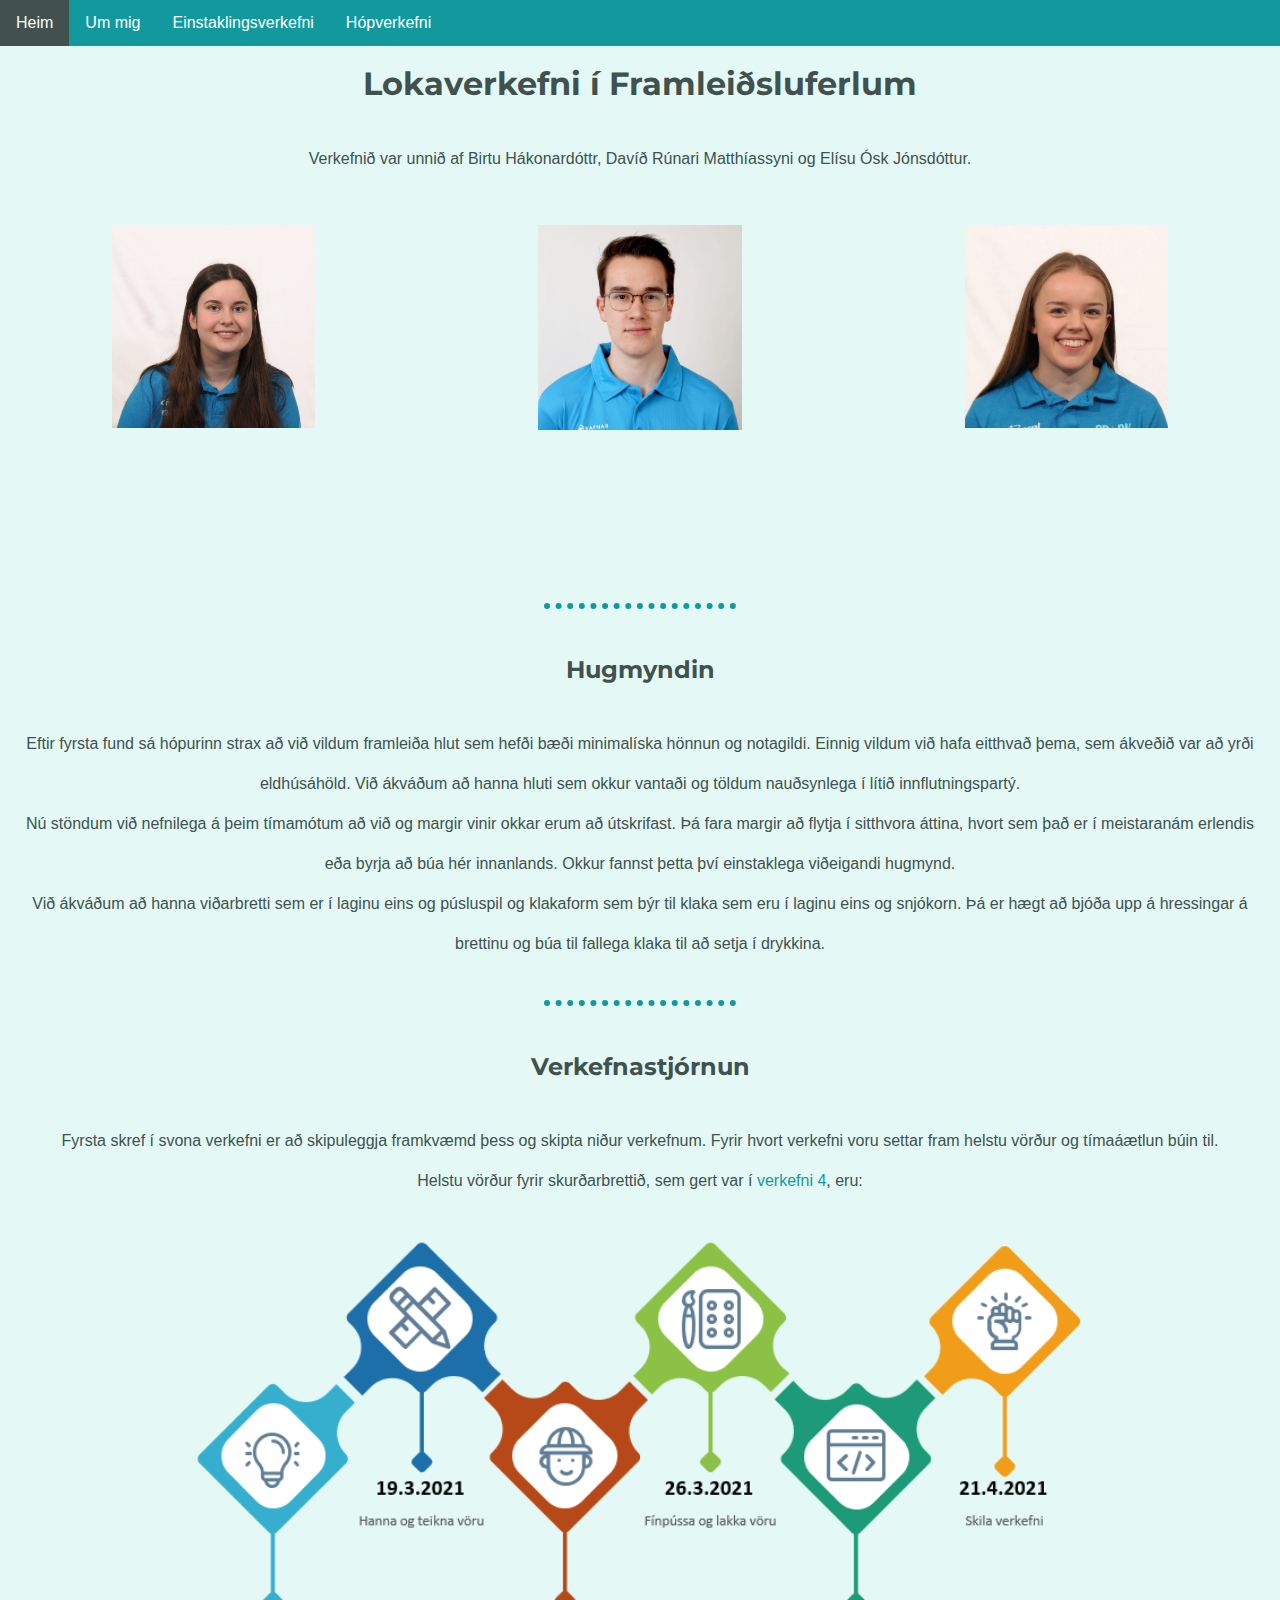
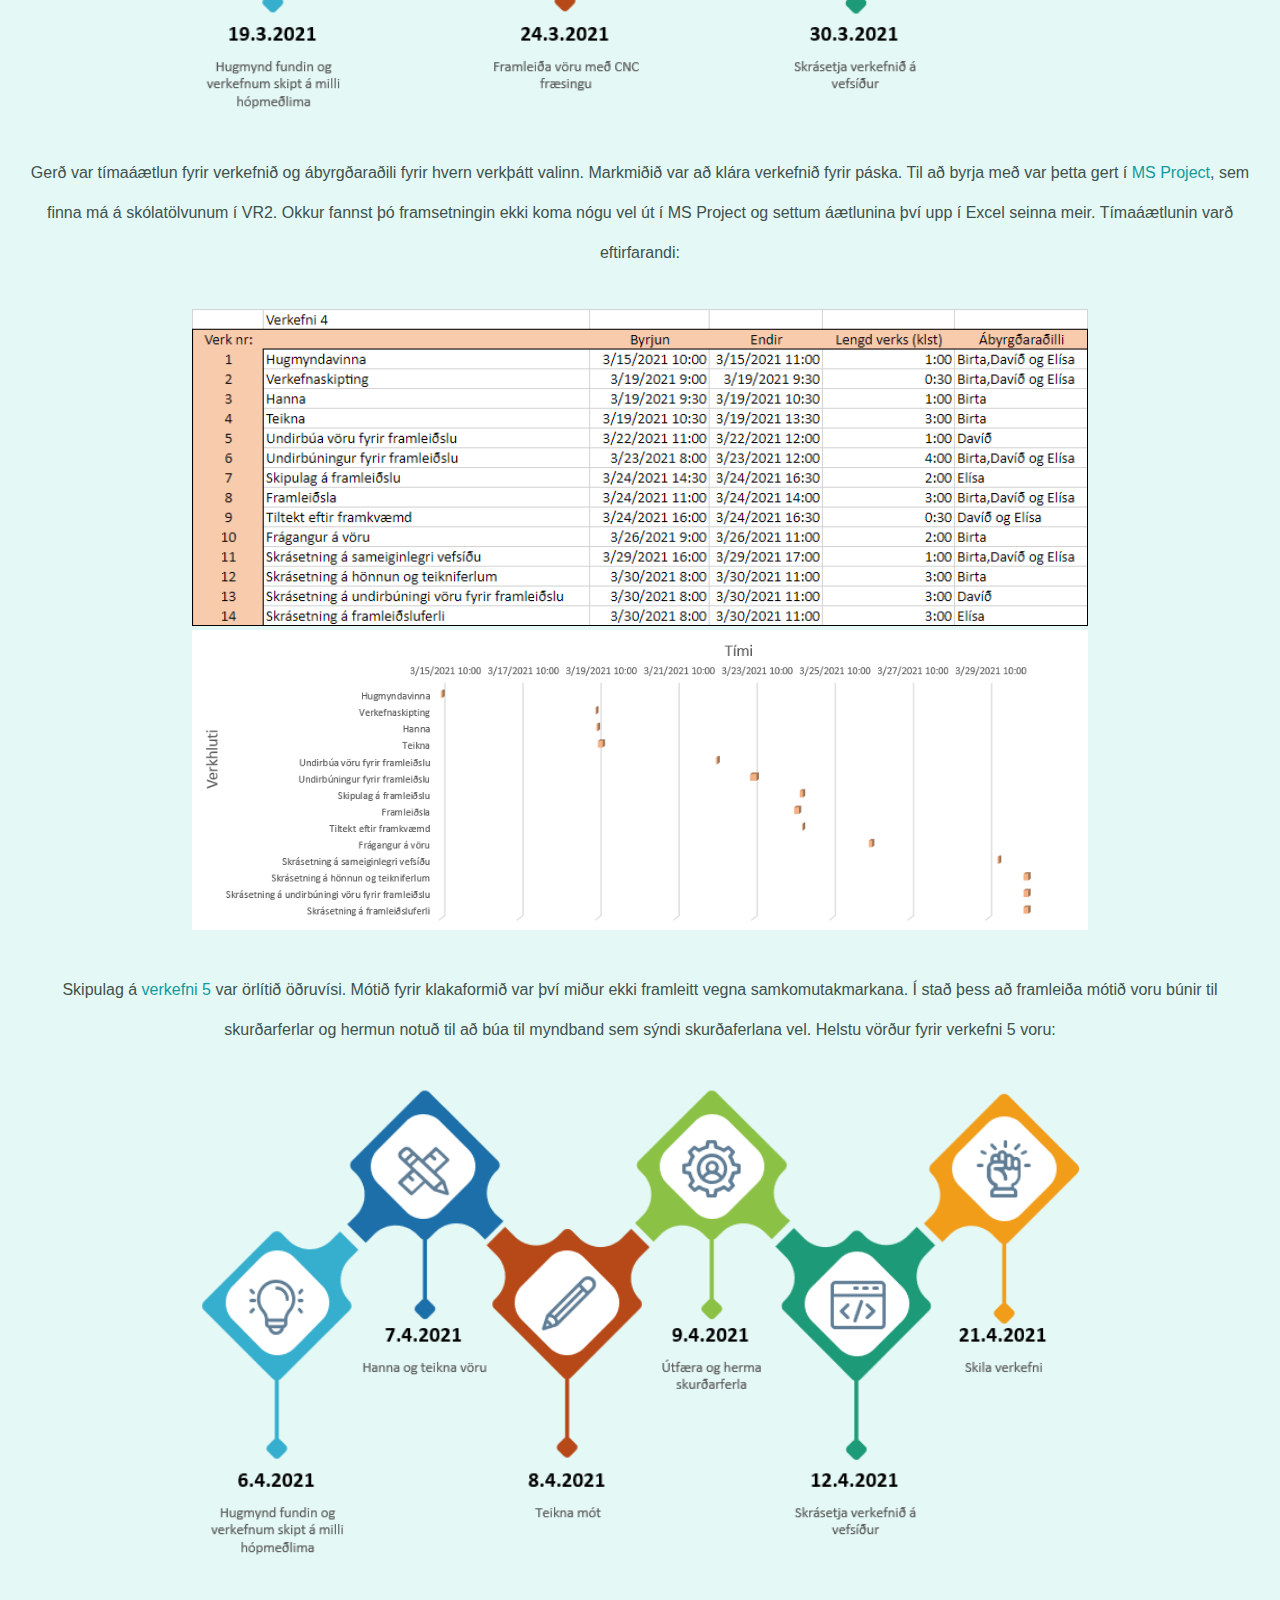
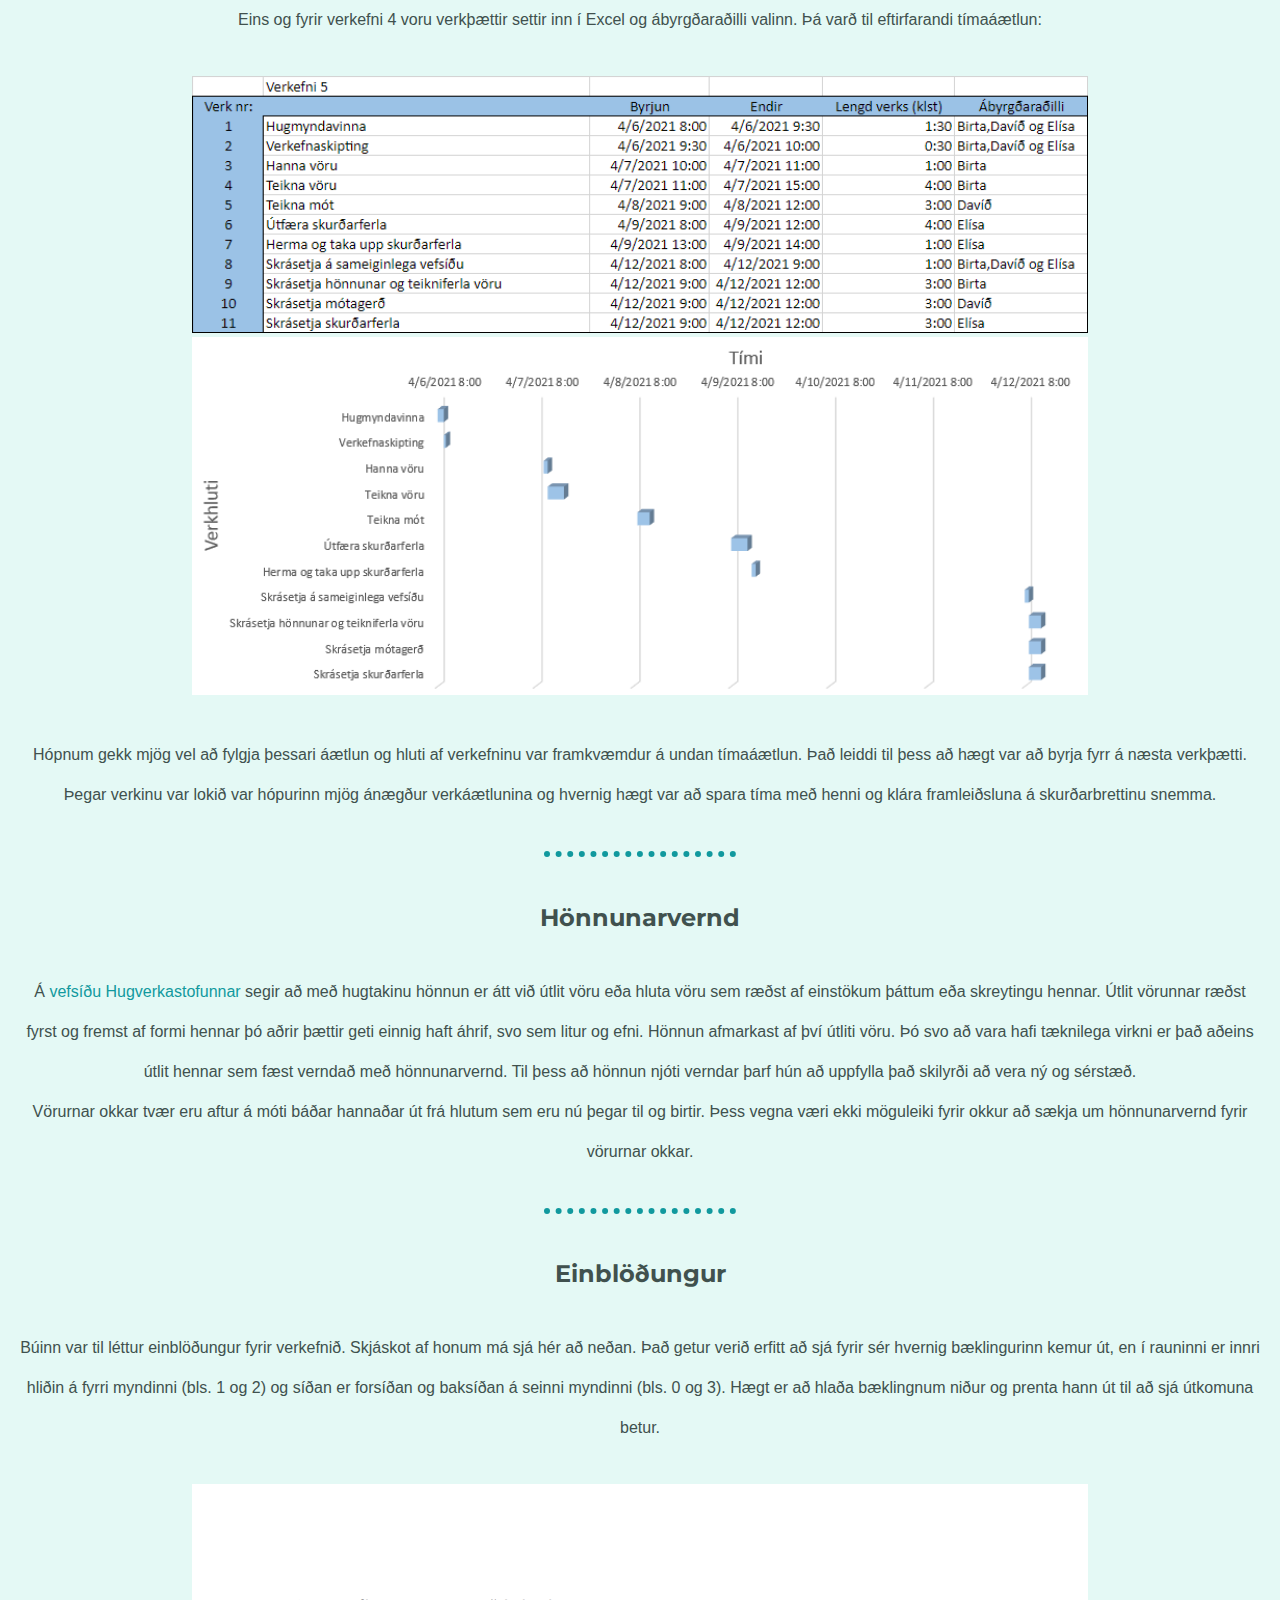
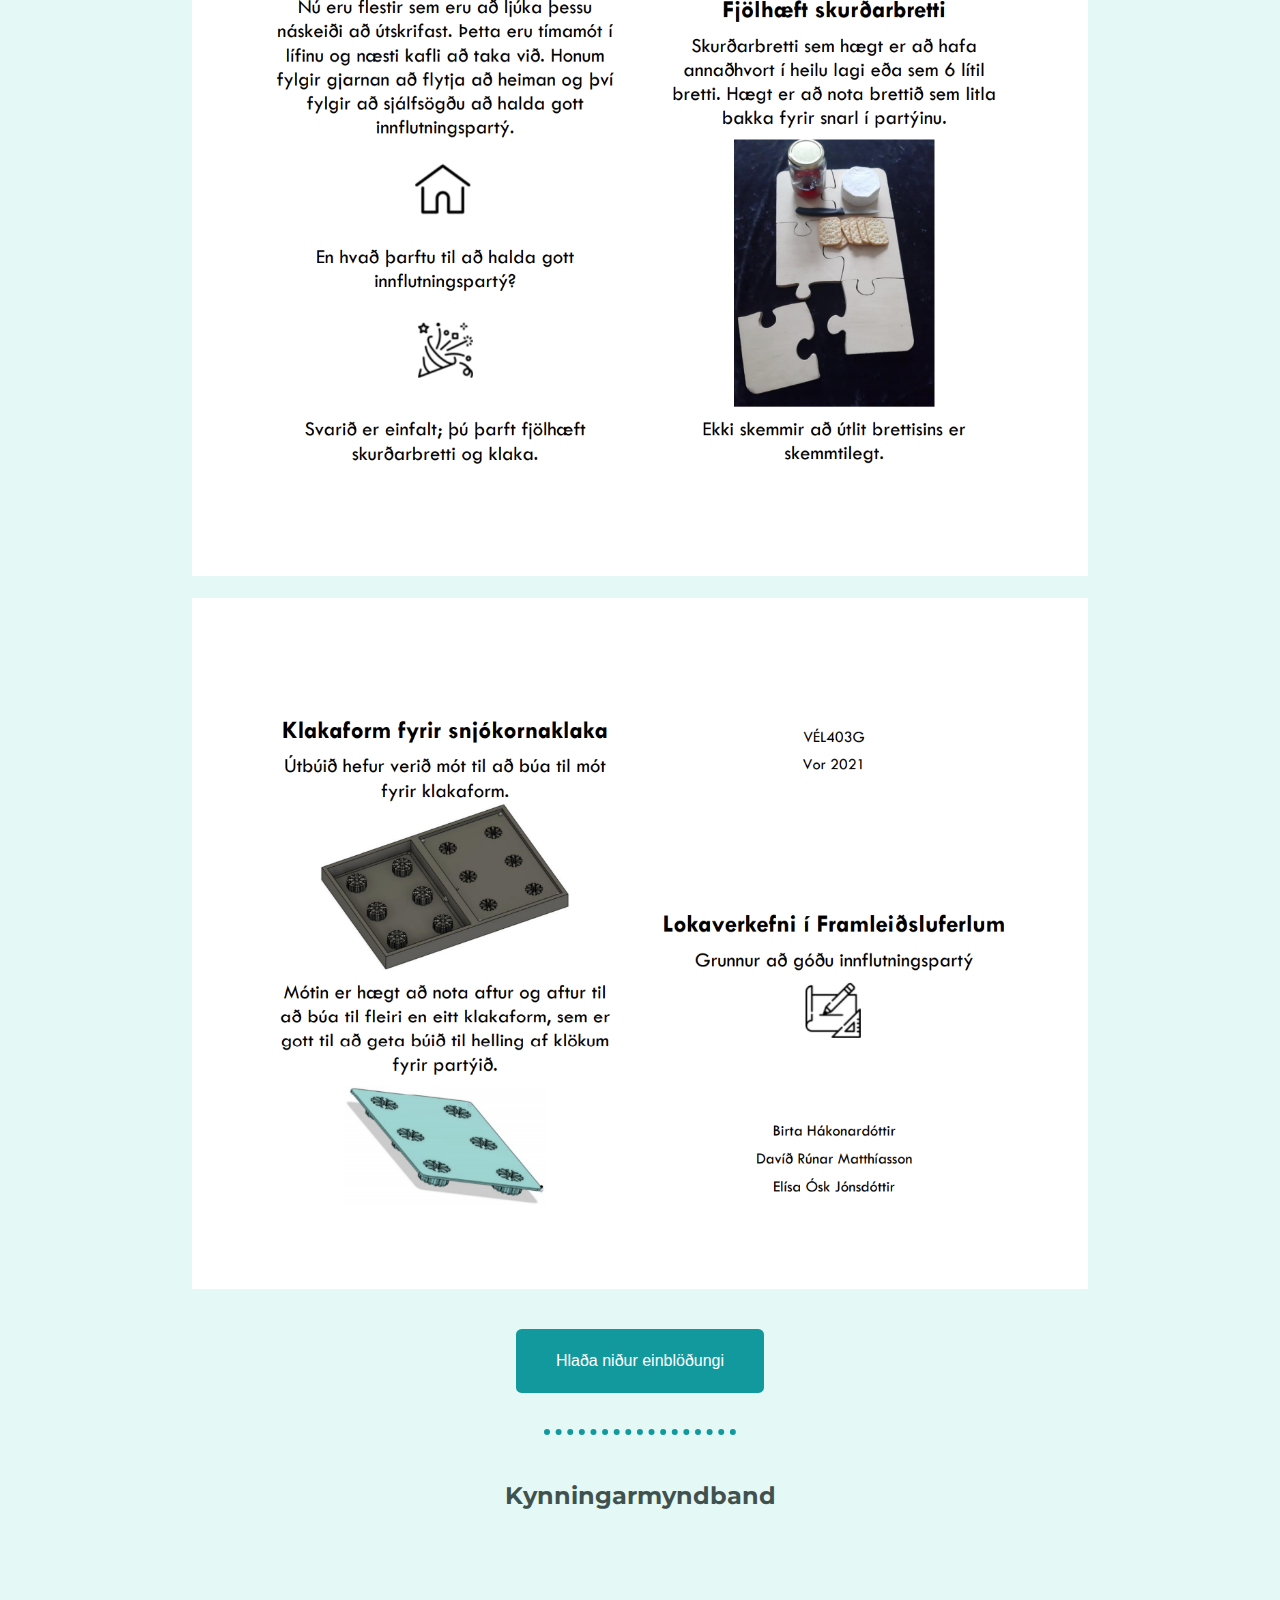
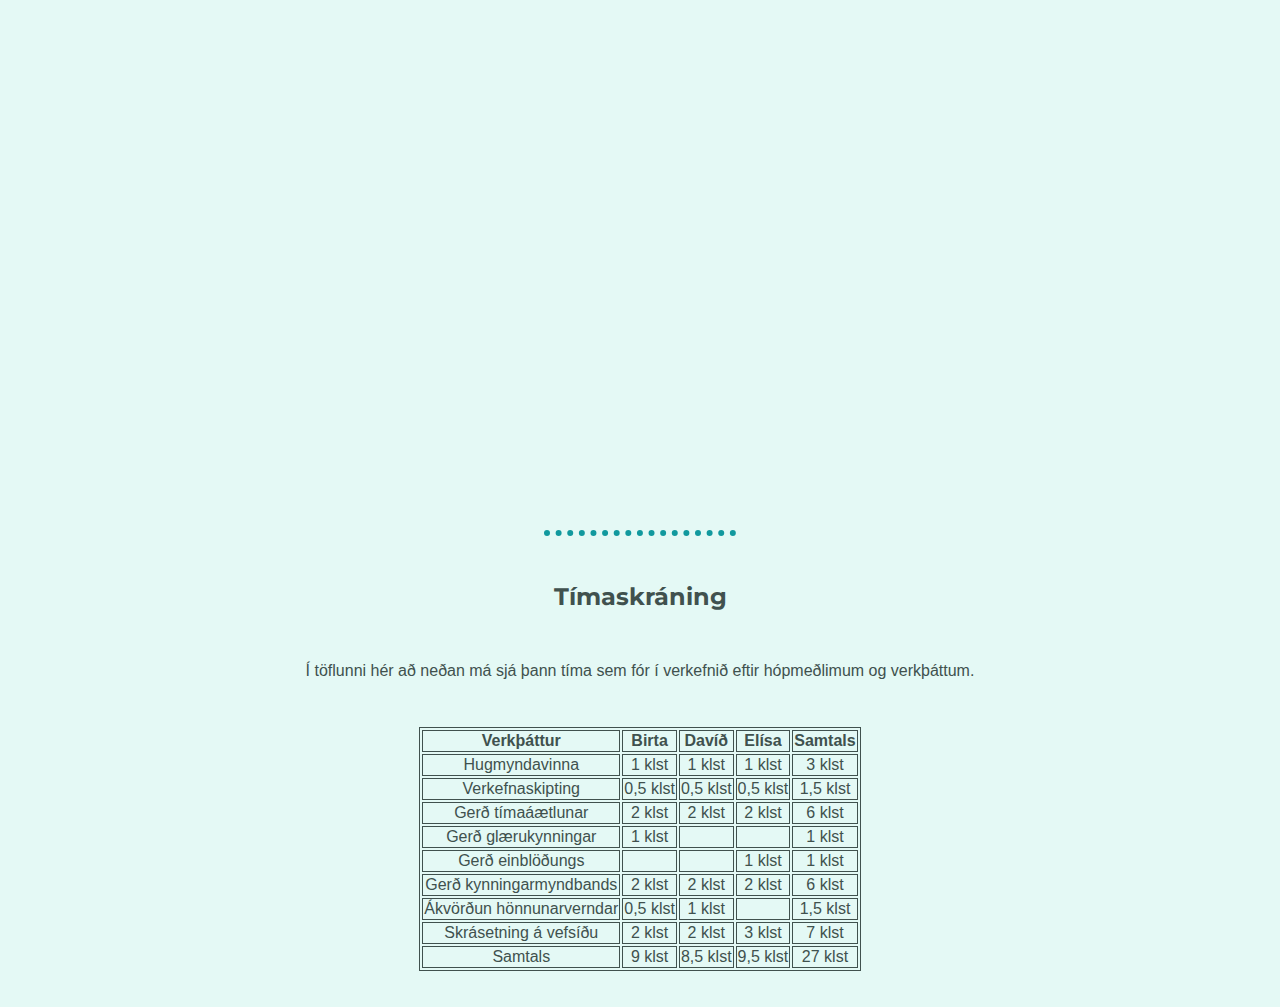
<file: V6.html>
<!DOCTYPE html>
<html lang="en" dir="ltr">

<head>
  <meta charset="utf-8">
  <title>Lokaverkefni</title>
  <link rel="stylesheet" href="CSS/styles.css">
  <link rel="icon" href="favicon.ico">
  <link rel="preconnect" href="https://fonts.gstatic.com">
  <link href="https://fonts.googleapis.com/css2?family=Merriweather:wght@300&family=Montserrat&family=Sacramento&display=swap" rel="stylesheet">

</head>

<body>
  <div class="sidebar">
    <ul class="banner">
      <li><a href="index.html">Heim</a></li>
      <li><a href="about.html">Um mig</a></li>
      <li class="dropdown">
        <a href="javascript:void(0)" class="dropbtn">Einstaklingsverkefni</a>
        <div class="dropdown-content">
          <a href="V1.html">V1 - Vefsíðan mín</a>
          <a href="V2.html">V2 - Tölvustuddur skurður</a>
          <a href="V3.html">V3 - 3D prentun og skönnun</a>
          <a href="V4.html">V4 - Að fræsa eitthvað stórt</a>
          <a href="V5.html">V5 - Að fræsa og undirbúa mót</a>
        </div>
      </li>
      <li class="dropdown">
        <a href="javascript:void(0)" class="dropbtn">Hópverkefni</a>
        <div class="dropdown-content">
          <a href="H1.html">V2 - Kerf prófun fyrir tölvustuddan skurð</a>
          <a href="H2.html">V3 - Prófun fyrir 3D prentun</a>
          <a href="H4.html">V4 - Að fræsa eitthvað stórt</a>
          <a href="H5.html">V5 - Að fræsa og undirbúa mót</a>
          <a href="V6.html">V6 - Lokaverkefni</a>
        </div>
      </li>
    </ul>
  </div>

  <br>
  <h1>Lokaverkefni í Framleiðsluferlum</h1>
  <p>Verkefnið var unnið af Birtu Hákonardóttr, Davíð Rúnari Matthíassyni og Elísu Ósk Jónsdóttur.</p>
  <div class="row1">
  <div class="column1">
    <img src="V6-img/birta.jpg" alt="Snow" style="width:50%">
  </div>
  <div class="column">
    <img src="V6-img/david.jpg" alt="Forest" style="width:50%">
  </div>
  <div class="column">
    <img src="V6-img/elisa.jpg" alt="Mountains" style="width:50%">
  </div>
</div>
  <hr>
  <br>
  <h2>Hugmyndin</h2>
  <p>Eftir fyrsta fund sá hópurinn strax að við vildum framleiða hlut sem hefði bæði minimalíska hönnun og notagildi. Einnig vildum við hafa eitthvað þema, sem ákveðið var að yrði eldhúsáhöld. Við ákváðum að hanna hluti sem okkur vantaði og töldum nauðsynlega í lítið innflutningspartý.
<br> Nú stöndum við nefnilega á þeim tímamótum að við og margir vinir okkar erum að útskrifast. Þá fara margir að flytja í sitthvora áttina, hvort sem það er í meistaranám erlendis eða byrja að búa hér innanlands. Okkur fannst þetta því einstaklega viðeigandi hugmynd. <br>
Við ákváðum að hanna viðarbretti sem er í laginu eins og púsluspil og klakaform sem býr til klaka sem eru í laginu eins og snjókorn. Þá er hægt að bjóða upp á hressingar á brettinu og búa til fallega klaka til að setja í drykkina.</p>
  <hr>
  <br>
  <h2>Verkefnastjórnun</h2>
  <p>Fyrsta skref í svona verkefni er að skipuleggja framkvæmd þess og skipta niður verkefnum. Fyrir hvort verkefni voru settar fram helstu vörður og tímaáætlun búin til. <br> Helstu vörður fyrir skurðarbrettið, sem gert var í <a href="H4.html">verkefni 4</a>, eru: </p>
  <img class="param" src="V6-img/verk4vordur.png" alt="">
  <p>Gerð var tímaáætlun fyrir verkefnið og ábyrgðaraðili fyrir hvern verkþátt valinn. Markmiðið var að klára verkefnið fyrir páska. Til að byrja með var þetta gert í <a href="https://www.microsoft.com/en-us/microsoft-365/project/project-management">MS Project</a>, sem finna má á skólatölvunum í VR2. Okkur fannst þó framsetningin ekki koma nógu vel út í MS Project og settum áætlunina því upp í Excel seinna meir. Tímaáætlunin varð eftirfarandi: </p>
  <img class="param" src="V6-img/v4timi.png" alt="">
  <img class="param" src="V6-img/v4gantt.png" alt="">
  <p>Skipulag á <a href="H5.html">verkefni 5</a> var örlítið öðruvísi. Mótið fyrir klakaformið var því miður ekki framleitt vegna samkomutakmarkana. Í stað þess að framleiða mótið voru búnir til skurðarferlar og hermun notuð til að búa til myndband sem sýndi skurðaferlana vel. Helstu vörður fyrir verkefni 5 voru:</p>
  <img class="param" src="V6-img/verk5vordur.png" alt="">
  <p>Eins og fyrir verkefni 4 voru verkþættir settir inn í Excel og ábyrgðaraðilli valinn. Þá varð til eftirfarandi tímaáætlun: </p>
  <img class="param" src="V6-img/v5timi.png" alt="">
  <img class="param" src="V6-img/v5gantt.png" alt="">
  <p>Hópnum gekk mjög vel að fylgja þessari áætlun og hluti af verkefninu var framkvæmdur á undan tímaáætlun. Það leiddi til þess að hægt var að byrja fyrr á næsta verkþætti. Þegar verkinu var lokið var hópurinn mjög ánægður verkáætlunina og hvernig hægt var að spara tíma með henni og klára framleiðsluna á skurðarbrettinu snemma.  </p>
  <hr>
  <br>
  <h2>Hönnunarvernd</h2>
  <p>Á <a href="https://www.hugverk.is/umsaekjendur/umsoknarform/saekja-um-honnun">vefsíðu Hugverkastofunnar</a> segir að með hugtakinu hönnun er átt við útlit vöru eða hluta vöru sem ræðst af einstökum þáttum eða skreytingu hennar. Útlit vörunnar ræðst fyrst og fremst af formi hennar þó aðrir þættir geti einnig haft áhrif, svo sem litur og efni. Hönnun afmarkast af því útliti vöru. Þó svo að vara hafi tæknilega virkni er það aðeins útlit hennar sem fæst verndað með hönnunarvernd. Til þess að hönnun njóti verndar þarf hún að uppfylla það skilyrði að vera ný og sérstæð.
<br> Vörurnar okkar tvær eru aftur á móti báðar hannaðar út frá hlutum sem eru nú þegar til og birtir. Þess vegna væri ekki möguleiki fyrir okkur að sækja um hönnunarvernd fyrir vörurnar okkar.</p>
  <hr>
  <br>
  <h2>Einblöðungur</h2>
  <p>Búinn var til léttur einblöðungur fyrir verkefnið. Skjáskot af honum má sjá hér að neðan. Það getur verið erfitt að sjá fyrir sér hvernig bæklingurinn kemur út, en í rauninni er innri hliðin á fyrri myndinni (bls. 1 og 2) og síðan er forsíðan og baksíðan á seinni myndinni (bls. 0 og 3). Hægt er að hlaða bæklingnum niður og prenta hann út til að sjá útkomuna betur.</p>
  <img class="param" src="V6-img/ein1.png" alt="">
  <br>
  <br>
  <img class="param" src="V6-img/ein2.png" alt="">
  <p><a href="V6-vinnuskrar/Einblöðungur.pdf" class="button">Hlaða niður einblöðungi</a></p>
  <hr>
  <br>
  <h2>Kynningarmyndband</h2>
  <br>
  <iframe width="1000px" height="570px" allowfullscreen="true" src="https://haskoliislands.instructuremedia.com/embed/7ec668b1-aa7d-4820-b30d-b4bce55ca7ca" frameborder="0"></iframe>
  <br>
  <hr>
  <br>
  <h2>Tímaskráning</h2>
  <p>Í töflunni hér að neðan má sjá þann tíma sem fór í verkefnið eftir hópmeðlimum og verkþáttum.</p>
  <style type="text/css">
.tg  {border-collapse:collapse;border-spacing:0;}
.tg td{border-color:black;border-style:solid;border-width:1px;font-family:Arial, sans-serif;font-size:14px;
  overflow:hidden;padding:10px 5px;word-break:normal;}
.tg th{border-color:black;border-style:solid;border-width:1px;font-family:Arial, sans-serif;font-size:14px;
  font-weight:normal;overflow:hidden;padding:10px 5px;word-break:normal;}
.tg .tg-baqh{text-align:center;vertical-align:top}
.tg .tg-amwm{font-weight:bold;text-align:center;vertical-align:top}
</style>
<table class="center">
<thead>
  <tr>
    <th class="tg-amwm">Verkþáttur</th>
    <th class="tg-amwm">Birta</th>
    <th class="tg-amwm">Davíð</th>
    <th class="tg-amwm">Elísa</th>
    <th class="tg-amwm">Samtals</th>
  </tr>
</thead>
<tbody>
  <tr>
    <td class="tg-baqh">Hugmyndavinna</td>
    <td class="tg-baqh">1 klst</td>
    <td class="tg-baqh">1 klst</td>
    <td class="tg-baqh">1 klst</td>
    <td class="tg-baqh">3 klst</td>
  </tr>
  <tr>
    <td class="tg-baqh">Verkefnaskipting</td>
    <td class="tg-baqh">0,5 klst</td>
    <td class="tg-baqh">0,5 klst</td>
    <td class="tg-baqh">0,5 klst</td>
    <td class="tg-baqh">1,5 klst</td>
  </tr>
  <tr>
    <td class="tg-baqh">Gerð tímaáætlunar</td>
    <td class="tg-baqh">2 klst</td>
    <td class="tg-baqh">2 klst</td>
    <td class="tg-baqh">2 klst</td>
    <td class="tg-baqh">6 klst</td>
  </tr>
  <tr>
    <td class="tg-baqh">Gerð glærukynningar</td>
    <td class="tg-baqh">1 klst</td>
    <td class="tg-baqh"></td>
    <td class="tg-baqh"></td>
    <td class="tg-baqh">1 klst</td>
  </tr>
  <tr>
    <td class="tg-baqh">Gerð einblöðungs</td>
    <td class="tg-baqh"></td>
    <td class="tg-baqh"></td>
    <td class="tg-baqh">1 klst</td>
    <td class="tg-baqh">1 klst</td>
  </tr>
  <tr>
    <td class="tg-baqh">Gerð kynningarmyndbands</td>
    <td class="tg-baqh">2 klst</td>
    <td class="tg-baqh">2 klst</td>
    <td class="tg-baqh">2 klst</td>
    <td class="tg-baqh">6 klst</td>
  </tr>
  <tr>
    <td class="tg-baqh">Ákvörðun hönnunarverndar</td>
    <td class="tg-baqh">0,5 klst</td>
    <td class="tg-baqh">1 klst</td>
    <td class="tg-baqh"></td>
    <td class="tg-baqh">1,5 klst</td>
  </tr>
  <tr>
    <td class="tg-baqh">Skrásetning á vefsíðu</td>
    <td class="tg-baqh">2 klst</td>
    <td class="tg-baqh">2 klst</td>
    <td class="tg-baqh">3 klst</td>
    <td class="tg-baqh">7 klst</td>
  </tr>
  <tr>
    <td class="tg-amwm">Samtals</td>
    <td class="tg-amwm">9 klst</td>
    <td class="tg-amwm">8,5 klst</td>
    <td class="tg-amwm">9,5 klst</td>
    <td class="tg-amwm">27 klst</td>
  </tr>
</tbody>
</table>
  <br>
  <br>
</body>
</html>
</file>
<file: CSS/styles.css>
.container {
  position: relative;
  padding-top: 140px;
  height: 560px;
}

.efra-sky {
  position: absolute;
  right: 300px;
  top: 50px;
}

.nedra-sky {
  position: absolute;
  left: 300px;
  bottom: 250px;
}
.fjall{
  position: relative;
  top: 50px;
}

.teikningar{
  width: 70%;
}

.param{
  width: 70%;
}

.timi{
  width: 40%;
}

.profun{
  width: 30%;
}

.halft{
  width: 50%;
}

.tveirnull{
  width: 20%;
}

* {
  box-sizing: border-box;
}

.row {
  display: flex;
  padding-top: 100px;
  padding-bottom: 60px;
}

.column {
  flex: 50%;
  padding: 10px;
  height: 300px;
}

.row1{
  display: flex;
  padding-top: 0px;
  padding-bottom: 80px;
}

.column1{
  flex: 50%;
  padding: 10px;
  height: 10px;
}

.center {
  margin-left: auto;
  margin-right: auto;
}

table,th,td{
  border: 1px solid #40514e;
}

.button{
  position: relative;
  display: inline-block;
  border-radius: 0.35em;
  color: #fff !important;
  text-decoration: none;
  padding: 0.75em 2.5em 0.75em 2.5em;
  background-color: #11999e;
  border: 0;
  cursor: pointer;
}

a {
  color: #11999e;
  text-decoration: none;
  background:
    linear-gradient(currentColor, transparent, currentColor, transparent, currentColor, transparent, currentColor)
    repeat-x

  box-decoration-break: clone;
}

body {
  background-color: #E4f9f5;
  text-align: center;
  margin: 0;
  font-family: 'Merriweather', serif;
  color: #40514e;
}

h1 {
  margin: 0 auto 0 auto;
  font-family: 'Montserrat', sans-serif;
}

h2 {
  font-family: 'Montserrat', sans-serif;
}

h3 {
  font-family: 'Montserrat', sans-serif;
}

p{
  padding: 20px;
  line-height: 40px;
}

.p-listi{
  padding: 10px;
  line-height: 25px;
}

hr{
  background-color: #E4f9f5;
  border-style: dotted none none;
  border-color: #11999e;
  border-width: 6px;
  width: 15%;
}

.banner {
  list-style-type: none;
  margin: 0;
  padding: 0;
  overflow: hidden;
  background-color: #11999e;
}

li {
  float: left;
}

li a, .dropbtn {
  display: inline-block;
  color: white;
  text-align: center;
  padding: 14px 16px;
  text-decoration: none;
}

li a:hover, .dropdown:hover .dropbtn {
  background-color: #40514e;
}

li.dropdown {
  display: inline-block;
}

.dropdown-content {
  display: none;
  position: absolute;
  background-color: #f9f9f9;
  min-width: 160px;
  box-shadow: 0px 8px 16px 0px rgba(0,0,0,0.2);
  z-index: 1;
}

.dropdown-content a {
  color: #40514e;
  padding: 12px 16px;
  text-decoration: none;
  display: block;
  text-align: left;
}

.dropdown-content a:hover {background-color: #f1f1f1;}

.dropdown:hover .dropdown-content {
  display: block;
}

%boxshadow {
  box-shadow: 0.25rem 0.25rem 0.6rem rgba(0,0,0,0.05), 0 0.5rem 1.125rem rgba(75,0,0,0.05);
}



/*** STYLE ***/
*,
*:before,
*:after {
  box-sizing: border-box;
}

html,
body {
  margin: 0;
  padding: 0;
}

body {
  background-color: $white;
  color: $black;
  font-family: 'Raleway', sans-serif;
}

main {
  display: block;
  margin: 0 auto;
  max-width: 40rem;
  padding: 1rem;
}
</file>
